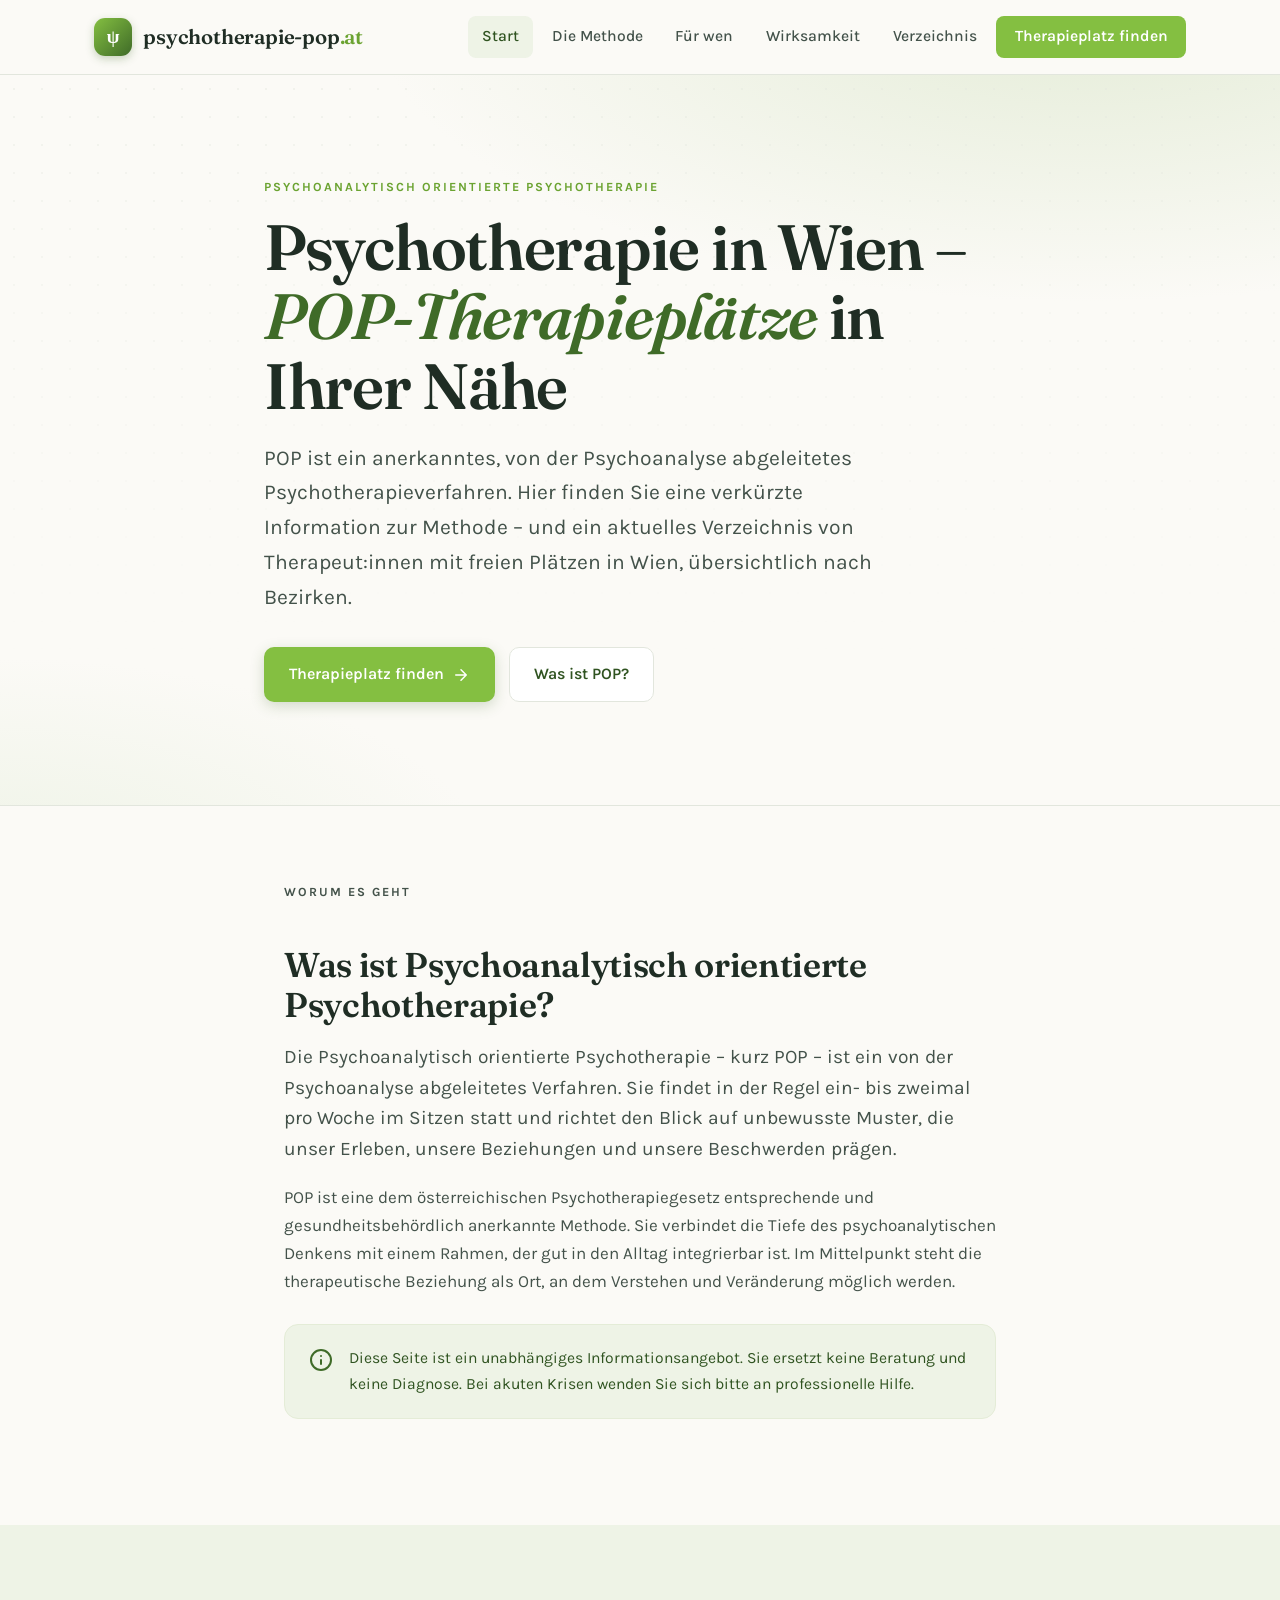
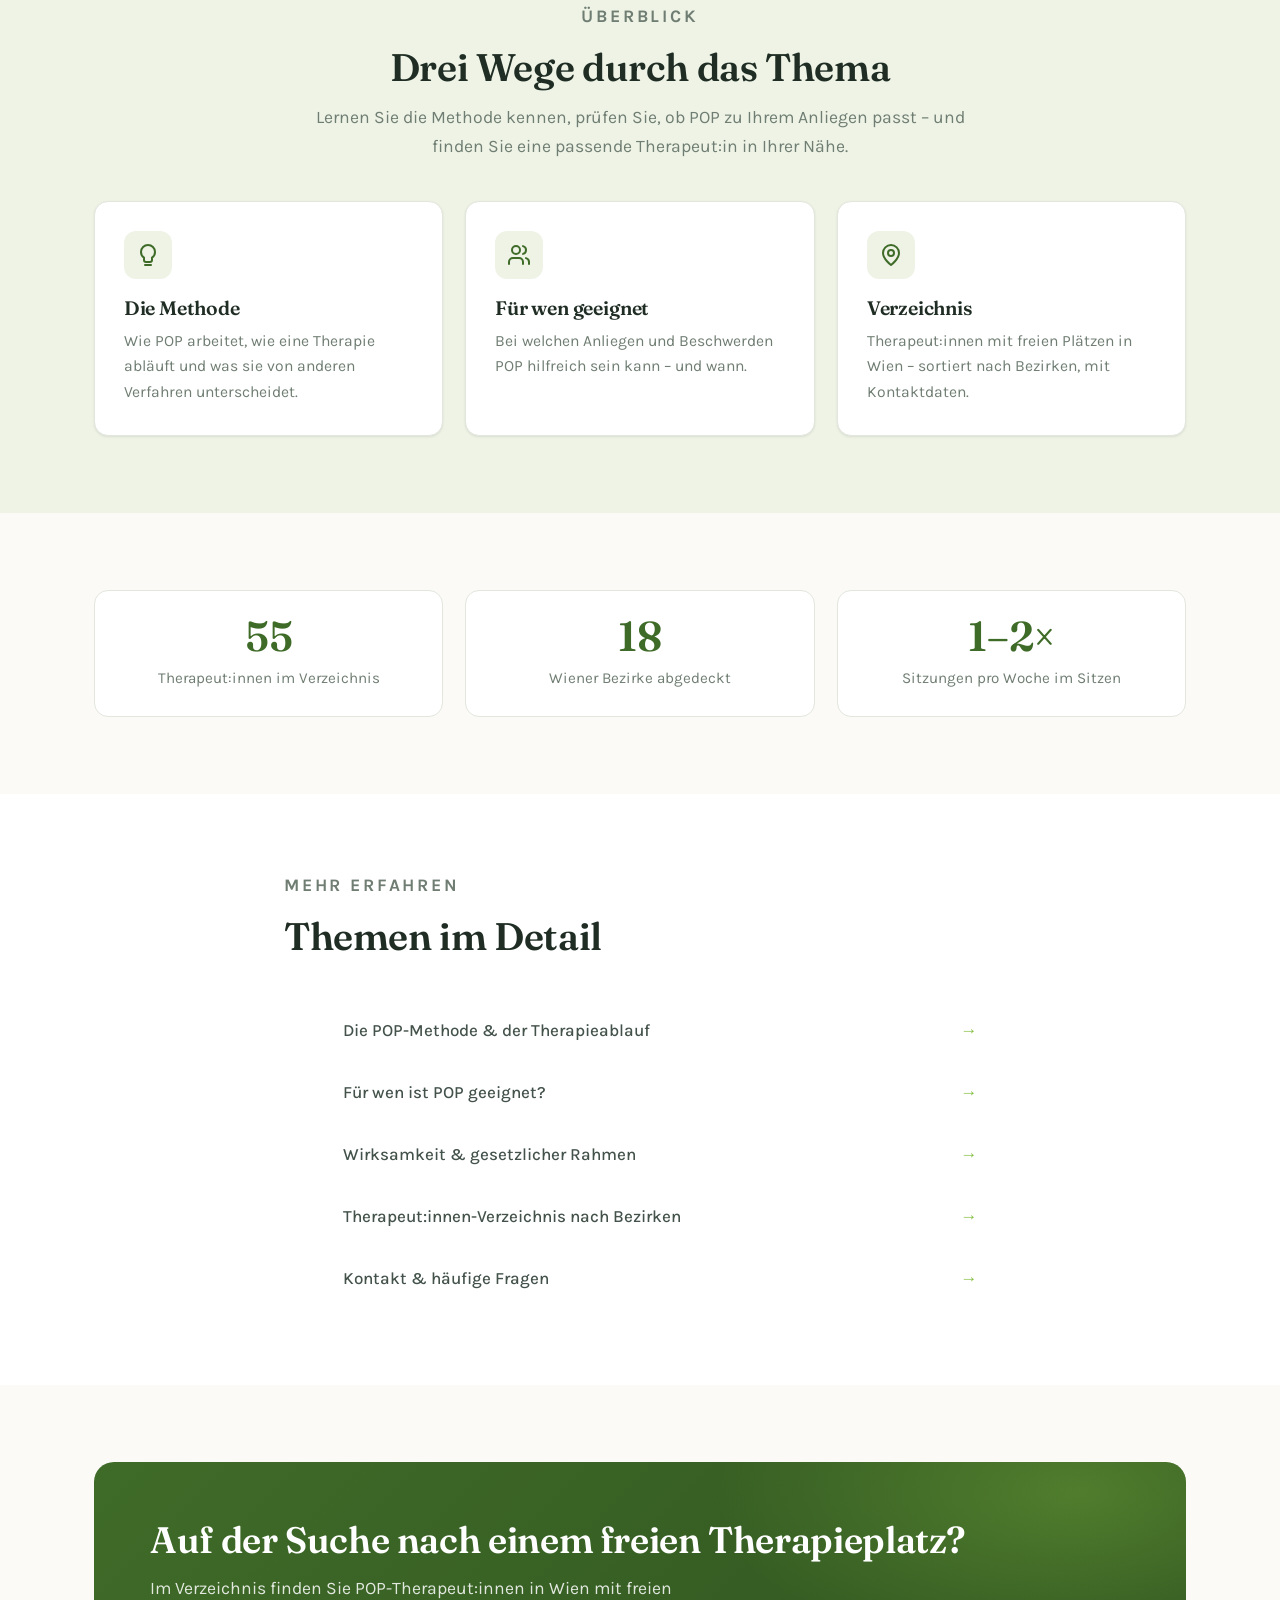
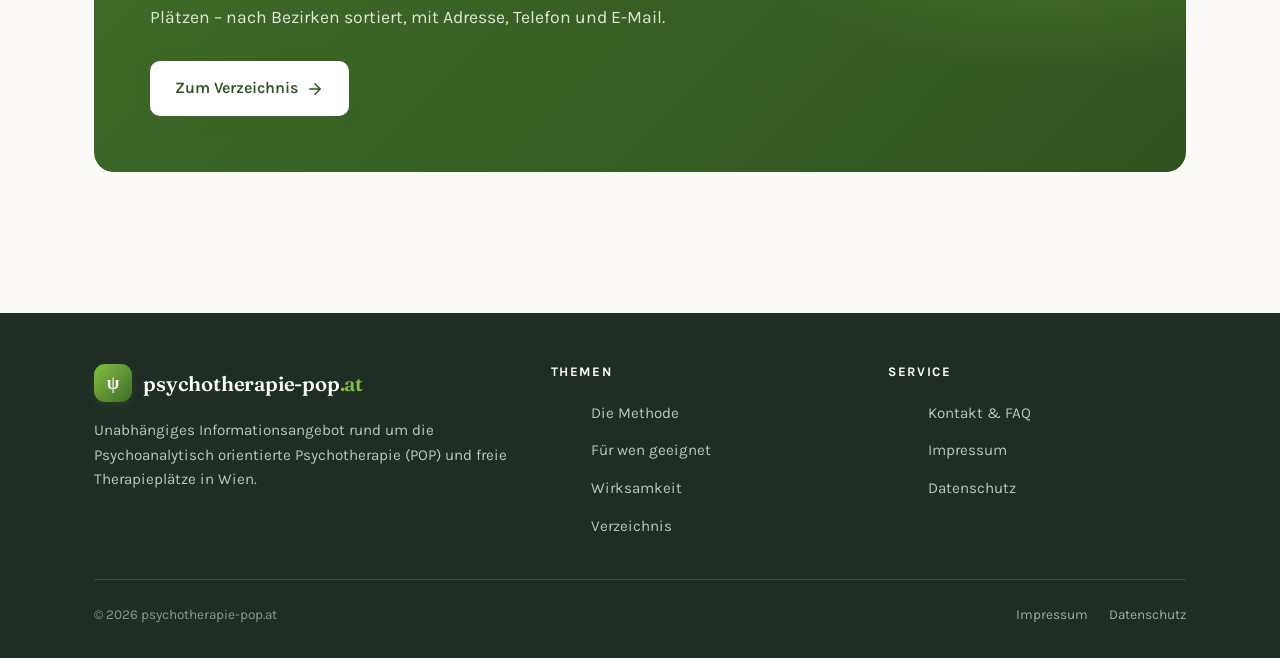
<file: index.html>
<!DOCTYPE html>
<html lang="de">
<head>
  <meta charset="UTF-8">
  <meta name="viewport" content="width=device-width, initial-scale=1.0">
  <title>Psychoanalytisch orientierte Psychotherapie (POP) in Wien | psychotherapie-pop.at</title>
  <meta name="description" content="POP – Psychoanalytisch orientierte Psychotherapie in Wien: Methode, Anwendung und ein aktuelles Verzeichnis von Therapeut:innen mit freien Therapieplätzen, sortiert nach Bezirken.">
  <link rel="canonical" href="https://psychotherapie-pop.at/">
  <meta property="og:type" content="website">
  <meta property="og:title" content="Psychoanalytisch orientierte Psychotherapie (POP) in Wien">
  <meta property="og:description" content="Verständliche Informationen zur POP-Methode und ein aktuelles Verzeichnis von Therapeut:innen mit freien Plätzen in Wien – nach Bezirken sortiert.">
  <meta property="og:url" content="https://psychotherapie-pop.at/">
  <meta property="og:locale" content="de_AT">
  <meta name="theme-color" content="#84bf41">
  <link rel="stylesheet" href="css/styles.css">
  <link rel="icon" href="data:image/svg+xml,<svg xmlns='http://www.w3.org/2000/svg' viewBox='0 0 100 100'><rect width='100' height='100' rx='24' fill='%2384bf41'/><text x='50' y='72' font-size='64' text-anchor='middle' fill='white' font-family='Georgia,serif'>%CF%88</text></svg>">
  <script type="application/ld+json">
  {
    "@context": "https://schema.org",
    "@type": "WebSite",
    "name": "psychotherapie-pop.at",
    "url": "https://psychotherapie-pop.at/",
    "description": "Informationen zur Psychoanalytisch orientierten Psychotherapie (POP) und Verzeichnis von Therapeut:innen mit freien Plätzen in Wien.",
    "inLanguage": "de-AT"
  }
  </script>
</head>
<body>
  <a class="skip-link" href="#inhalt">Zum Inhalt springen</a>

  <!-- HEADER -->
  <header class="site-header">
    <nav class="nav wrap" aria-label="Hauptnavigation">
      <a href="index.html" class="brand">
        <span class="mark" aria-hidden="true">ψ</span>
        <span>psychotherapie-pop<span class="tld">.at</span></span>
      </a>
      <button class="nav-toggle" aria-label="Menü öffnen" aria-expanded="false">
        <svg viewBox="0 0 24 24" fill="none" stroke="currentColor" stroke-width="2" stroke-linecap="round"><path d="M4 6h16M4 12h16M4 18h16"/></svg>
      </button>
      <ul class="nav-links">
        <li><a href="index.html" class="active">Start</a></li>
        <li><a href="pop-methode.html">Die Methode</a></li>
        <li><a href="fuer-wen.html">Für wen</a></li>
        <li><a href="wirksamkeit.html">Wirksamkeit</a></li>
        <li><a href="verzeichnis.html">Verzeichnis</a></li>
        <li><a href="verzeichnis.html" class="cta">Therapieplatz finden</a></li>
      </ul>
    </nav>
  </header>

  <main id="inhalt">
    <!-- HERO -->
    <section class="hero">
      <div class="wrap hero-inner">
        <p class="eyebrow reveal reveal-1">Psychoanalytisch orientierte Psychotherapie</p>
        <h1 class="reveal reveal-2">Psychotherapie in Wien –<br><span class="accent">POP-Therapieplätze</span> in Ihrer Nähe</h1>
        <p class="lead reveal reveal-3">
          POP ist ein anerkanntes, von der Psychoanalyse abgeleitetes Psychotherapieverfahren.
          Hier finden Sie eine verkürzte Information zur Methode – und ein aktuelles Verzeichnis
          von Therapeut:innen mit freien Plätzen in Wien, übersichtlich nach Bezirken.
        </p>
        <div class="hero-actions reveal reveal-4">
          <a href="verzeichnis.html" class="btn btn-primary">
            Therapieplatz finden
            <svg viewBox="0 0 24 24" fill="none" stroke="currentColor" stroke-width="2" stroke-linecap="round" stroke-linejoin="round"><path d="M5 12h14M12 5l7 7-7 7"/></svg>
          </a>
          <a href="pop-methode.html" class="btn btn-ghost">Was ist POP?</a>
        </div>
      </div>
    </section>

    <!-- EINLEITUNG -->
    <section class="section">
      <div class="wrap narrow prose">
        <p class="eyebrow">Worum es geht</p>
        <h2>Was ist Psychoanalytisch orientierte Psychotherapie?</h2>
        <p class="lead-text">
          Die Psychoanalytisch orientierte Psychotherapie – kurz POP – ist ein von der
          Psychoanalyse abgeleitetes Verfahren. Sie findet in der Regel ein- bis zweimal
          pro Woche im Sitzen statt und richtet den Blick auf unbewusste Muster, die unser
          Erleben, unsere Beziehungen und unsere Beschwerden prägen.
        </p>
        <p>
          POP ist eine dem österreichischen Psychotherapiegesetz entsprechende und
          gesundheitsbehördlich anerkannte Methode. Sie verbindet die Tiefe des
          psychoanalytischen Denkens mit einem Rahmen, der gut in den Alltag integrierbar ist.
          Im Mittelpunkt steht die therapeutische Beziehung als Ort, an dem Verstehen und
          Veränderung möglich werden.
        </p>
        <div class="callout callout-green">
          <span class="ic" aria-hidden="true">
            <svg viewBox="0 0 24 24" fill="none" stroke="currentColor" stroke-width="2" stroke-linecap="round" stroke-linejoin="round"><circle cx="12" cy="12" r="10"/><path d="M12 16v-4M12 8h.01"/></svg>
          </span>
          <p>Diese Seite ist ein unabhängiges Informationsangebot. Sie ersetzt keine Beratung
          und keine Diagnose. Bei akuten Krisen wenden Sie sich bitte an professionelle Hilfe.</p>
        </div>
      </div>
    </section>

    <!-- DREI SÄULEN -->
    <section class="section bg-sage">
      <div class="wrap">
        <div class="section-head center">
          <p class="eyebrow">Überblick</p>
          <h2>Drei Wege durch das Thema</h2>
          <p>Lernen Sie die Methode kennen, prüfen Sie, ob POP zu Ihrem Anliegen passt –
          und finden Sie eine passende Therapeut:in in Ihrer Nähe.</p>
        </div>
        <div class="grid grid-3">
          <a href="pop-methode.html" class="card">
            <div class="ic" aria-hidden="true">
              <svg viewBox="0 0 24 24" fill="none" stroke="currentColor" stroke-width="2" stroke-linecap="round" stroke-linejoin="round"><path d="M12 2a7 7 0 0 0-7 7c0 2.4 1.2 4.5 3 5.7V17a2 2 0 0 0 2 2h4a2 2 0 0 0 2-2v-2.3c1.8-1.2 3-3.3 3-5.7a7 7 0 0 0-7-7Z"/><path d="M9 22h6"/></svg>
            </div>
            <h3>Die Methode</h3>
            <p>Wie POP arbeitet, wie eine Therapie abläuft und was sie von anderen Verfahren unterscheidet.</p>
          </a>
          <a href="fuer-wen.html" class="card">
            <div class="ic" aria-hidden="true">
              <svg viewBox="0 0 24 24" fill="none" stroke="currentColor" stroke-width="2" stroke-linecap="round" stroke-linejoin="round"><path d="M16 21v-2a4 4 0 0 0-4-4H6a4 4 0 0 0-4 4v2"/><circle cx="9" cy="7" r="4"/><path d="M22 21v-2a4 4 0 0 0-3-3.87M16 3.13a4 4 0 0 1 0 7.75"/></svg>
            </div>
            <h3>Für wen geeignet</h3>
            <p>Bei welchen Anliegen und Beschwerden POP hilfreich sein kann – und wann.</p>
          </a>
          <a href="verzeichnis.html" class="card">
            <div class="ic" aria-hidden="true">
              <svg viewBox="0 0 24 24" fill="none" stroke="currentColor" stroke-width="2" stroke-linecap="round" stroke-linejoin="round"><path d="M20 10c0 6-8 12-8 12s-8-6-8-12a8 8 0 0 1 16 0Z"/><circle cx="12" cy="10" r="3"/></svg>
            </div>
            <h3>Verzeichnis</h3>
            <p>Therapeut:innen mit freien Plätzen in Wien – sortiert nach Bezirken, mit Kontaktdaten.</p>
          </a>
        </div>
      </div>
    </section>

    <!-- STATS -->
    <section class="section">
      <div class="wrap">
        <div class="stats">
          <div class="stat">
            <div class="num" data-build="count">55</div>
            <div class="lbl">Therapeut:innen im Verzeichnis</div>
          </div>
          <div class="stat">
            <div class="num" data-build="bezirke">18</div>
            <div class="lbl">Wiener Bezirke abgedeckt</div>
          </div>
          <div class="stat">
            <div class="num">1–2×</div>
            <div class="lbl">Sitzungen pro Woche im Sitzen</div>
          </div>
        </div>
      </div>
    </section>

    <!-- THEMEN-LINKLISTE (psy-akademie-Stil) -->
    <section class="section bg-paper2">
      <div class="wrap narrow">
        <div class="section-head">
          <p class="eyebrow">Mehr erfahren</p>
          <h2>Themen im Detail</h2>
        </div>
        <ul class="linklist">
          <li><a href="pop-methode.html">Die POP-Methode &amp; der Therapieablauf</a></li>
          <li><a href="fuer-wen.html">Für wen ist POP geeignet?</a></li>
          <li><a href="wirksamkeit.html">Wirksamkeit &amp; gesetzlicher Rahmen</a></li>
          <li><a href="verzeichnis.html">Therapeut:innen-Verzeichnis nach Bezirken</a></li>
          <li><a href="kontakt.html">Kontakt &amp; häufige Fragen</a></li>
        </ul>
      </div>
    </section>

    <!-- CTA -->
    <section class="section">
      <div class="wrap">
        <div class="cta-band">
          <h2>Auf der Suche nach einem freien Therapieplatz?</h2>
          <p>Im Verzeichnis finden Sie POP-Therapeut:innen in Wien mit freien Plätzen –
          nach Bezirken sortiert, mit Adresse, Telefon und E-Mail.</p>
          <a href="verzeichnis.html" class="btn btn-primary">
            Zum Verzeichnis
            <svg viewBox="0 0 24 24" fill="none" stroke="currentColor" stroke-width="2" stroke-linecap="round" stroke-linejoin="round"><path d="M5 12h14M12 5l7 7-7 7"/></svg>
          </a>
        </div>
      </div>
    </section>
  </main>

  <!-- FOOTER -->
  <footer class="site-footer">
    <div class="wrap">
      <div class="footer-grid">
        <div>
          <div class="brand"><span class="mark" aria-hidden="true">ψ</span>
            <span>psychotherapie-pop<span class="tld">.at</span></span></div>
          <p>Unabhängiges Informationsangebot rund um die Psychoanalytisch orientierte
          Psychotherapie (POP) und freie Therapieplätze in Wien.</p>
        </div>
        <div>
          <h4>Themen</h4>
          <ul>
            <li><a href="pop-methode.html">Die Methode</a></li>
            <li><a href="fuer-wen.html">Für wen geeignet</a></li>
            <li><a href="wirksamkeit.html">Wirksamkeit</a></li>
            <li><a href="verzeichnis.html">Verzeichnis</a></li>
          </ul>
        </div>
        <div>
          <h4>Service</h4>
          <ul>
            <li><a href="kontakt.html">Kontakt &amp; FAQ</a></li>
            <li><a href="impressum.html">Impressum</a></li>
            <li><a href="datenschutz.html">Datenschutz</a></li>
          </ul>
        </div>
      </div>
      <div class="footer-bottom">
        <span>© <span data-year>2026</span> psychotherapie-pop.at</span>
        <span class="links">
          <a href="impressum.html">Impressum</a>
          <a href="datenschutz.html">Datenschutz</a>
        </span>
      </div>
    </div>
  </footer>

  <script src="js/main.js"></script>
</body>
</html>
</file>
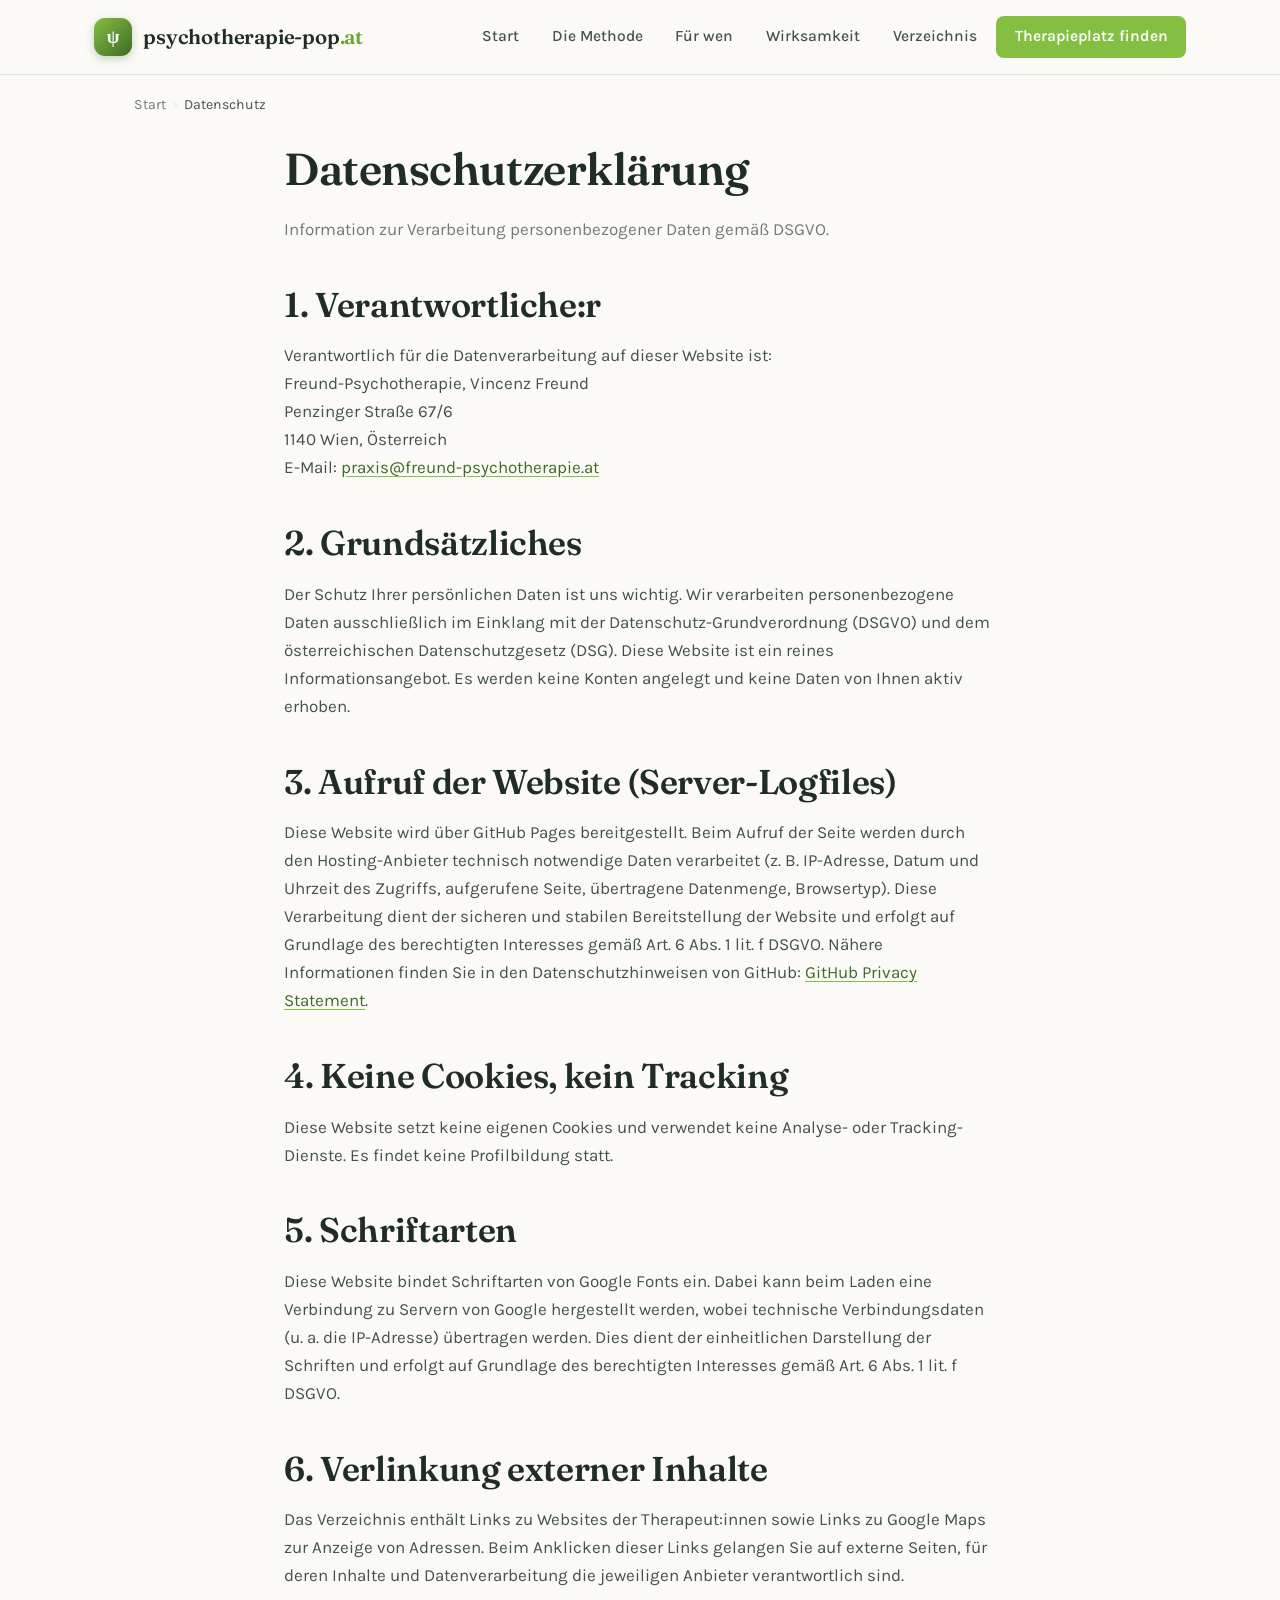
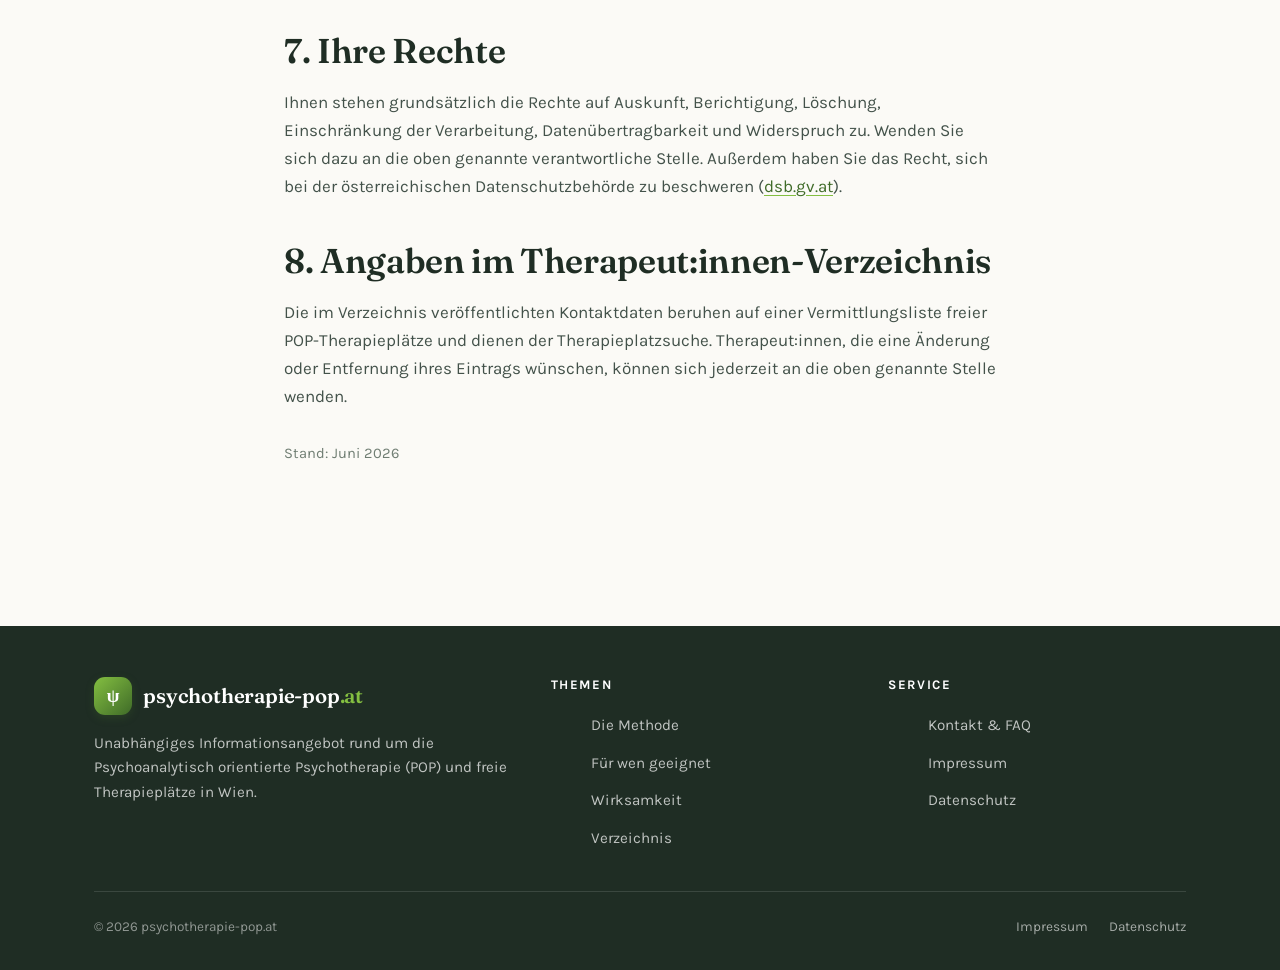
<file: datenschutz.html>
<!DOCTYPE html>
<html lang="de">
<head>
  <meta charset="UTF-8">
  <meta name="viewport" content="width=device-width, initial-scale=1.0">
  <title>Datenschutzerklärung | psychotherapie-pop.at</title>
  <meta name="description" content="Datenschutzerklärung gemäß DSGVO für psychotherapie-pop.at – Informationen zur Verarbeitung personenbezogener Daten.">
  <meta name="robots" content="noindex">
  <link rel="canonical" href="https://psychotherapie-pop.at/datenschutz.html">
  <meta name="theme-color" content="#84bf41">
  <link rel="stylesheet" href="css/styles.css">
  <link rel="icon" href="data:image/svg+xml,<svg xmlns='http://www.w3.org/2000/svg' viewBox='0 0 100 100'><rect width='100' height='100' rx='24' fill='%2384bf41'/><text x='50' y='72' font-size='64' text-anchor='middle' fill='white' font-family='Georgia,serif'>%CF%88</text></svg>">
</head>
<body>
  <a class="skip-link" href="#inhalt">Zum Inhalt springen</a>

  <header class="site-header">
    <nav class="nav wrap" aria-label="Hauptnavigation">
      <a href="index.html" class="brand">
        <span class="mark" aria-hidden="true">ψ</span>
        <span>psychotherapie-pop<span class="tld">.at</span></span>
      </a>
      <button class="nav-toggle" aria-label="Menü öffnen" aria-expanded="false">
        <svg viewBox="0 0 24 24" fill="none" stroke="currentColor" stroke-width="2" stroke-linecap="round"><path d="M4 6h16M4 12h16M4 18h16"/></svg>
      </button>
      <ul class="nav-links">
        <li><a href="index.html">Start</a></li>
        <li><a href="pop-methode.html">Die Methode</a></li>
        <li><a href="fuer-wen.html">Für wen</a></li>
        <li><a href="wirksamkeit.html">Wirksamkeit</a></li>
        <li><a href="verzeichnis.html">Verzeichnis</a></li>
        <li><a href="verzeichnis.html" class="cta">Therapieplatz finden</a></li>
      </ul>
    </nav>
  </header>

  <main id="inhalt">
    <div class="wrap">
      <nav class="breadcrumb" aria-label="Brotkrümel">
        <ol>
          <li><a href="index.html">Start</a></li>
          <li aria-current="page">Datenschutz</li>
        </ol>
      </nav>
    </div>

    <section class="section" style="padding-top:1.5rem">
      <div class="wrap narrow prose">
        <h1 style="font-size:clamp(2rem,4.5vw,2.8rem);margin-bottom:1.2rem">Datenschutzerklärung</h1>

        <p style="color:var(--muted)">Information zur Verarbeitung personenbezogener Daten gemäß DSGVO.</p>

        <h2>1. Verantwortliche:r</h2>
        <p>
          Verantwortlich für die Datenverarbeitung auf dieser Website ist:<br>
          Freund-Psychotherapie, Vincenz Freund<br>
          Penzinger Straße 67/6<br>
          1140 Wien, Österreich<br>
          E-Mail: <a href="mailto:praxis@freund-psychotherapie.at">praxis@freund-psychotherapie.at</a>
        </p>

        <h2>2. Grundsätzliches</h2>
        <p>
          Der Schutz Ihrer persönlichen Daten ist uns wichtig. Wir verarbeiten
          personenbezogene Daten ausschließlich im Einklang mit der Datenschutz-Grundverordnung
          (DSGVO) und dem österreichischen Datenschutzgesetz (DSG). Diese Website ist ein
          reines Informationsangebot. Es werden keine Konten angelegt und keine Daten von
          Ihnen aktiv erhoben.
        </p>

        <h2>3. Aufruf der Website (Server-Logfiles)</h2>
        <p>
          Diese Website wird über GitHub Pages bereitgestellt. Beim Aufruf der Seite werden
          durch den Hosting-Anbieter technisch notwendige Daten verarbeitet (z. B.
          IP-Adresse, Datum und Uhrzeit des Zugriffs, aufgerufene Seite, übertragene
          Datenmenge, Browsertyp). Diese Verarbeitung dient der sicheren und stabilen
          Bereitstellung der Website und erfolgt auf Grundlage des berechtigten Interesses
          gemäß Art. 6 Abs. 1 lit. f DSGVO. Nähere Informationen finden Sie in den
          Datenschutzhinweisen von GitHub:
          <a href="https://docs.github.com/de/site-policy/privacy-policies/github-general-privacy-statement" target="_blank" rel="noopener">GitHub Privacy Statement</a>.
        </p>

        <h2>4. Keine Cookies, kein Tracking</h2>
        <p>
          Diese Website setzt keine eigenen Cookies und verwendet keine Analyse- oder
          Tracking-Dienste. Es findet keine Profilbildung statt.
        </p>

        <h2>5. Schriftarten</h2>
        <p>
          Diese Website bindet Schriftarten von Google Fonts ein. Dabei kann beim Laden eine
          Verbindung zu Servern von Google hergestellt werden, wobei technische Verbindungsdaten
          (u. a. die IP-Adresse) übertragen werden. Dies dient der einheitlichen Darstellung der
          Schriften und erfolgt auf Grundlage des berechtigten Interesses gemäß
          Art. 6 Abs. 1 lit. f DSGVO.
        </p>

        <h2>6. Verlinkung externer Inhalte</h2>
        <p>
          Das Verzeichnis enthält Links zu Websites der Therapeut:innen sowie Links zu
          Google Maps zur Anzeige von Adressen. Beim Anklicken dieser Links gelangen Sie auf
          externe Seiten, für deren Inhalte und Datenverarbeitung die jeweiligen Anbieter
          verantwortlich sind.
        </p>

        <h2>7. Ihre Rechte</h2>
        <p>
          Ihnen stehen grundsätzlich die Rechte auf Auskunft, Berichtigung, Löschung,
          Einschränkung der Verarbeitung, Datenübertragbarkeit und Widerspruch zu. Wenden Sie sich
          dazu an die oben genannte verantwortliche Stelle. Außerdem haben Sie das Recht, sich
          bei der österreichischen Datenschutzbehörde zu beschweren
          (<a href="https://www.dsb.gv.at" target="_blank" rel="noopener">dsb.gv.at</a>).
        </p>

        <h2>8. Angaben im Therapeut:innen-Verzeichnis</h2>
        <p>
          Die im Verzeichnis veröffentlichten Kontaktdaten beruhen auf einer Vermittlungsliste
          freier POP-Therapieplätze und dienen der Therapieplatzsuche. Therapeut:innen, die
          eine Änderung oder Entfernung ihres Eintrags wünschen, können sich jederzeit an die
          oben genannte Stelle wenden.
        </p>

        <p style="margin-top:2rem;color:var(--muted);font-size:.92rem">Stand: Juni 2026</p>
      </div>
    </section>
  </main>

  <footer class="site-footer">
    <div class="wrap">
      <div class="footer-grid">
        <div>
          <div class="brand"><span class="mark" aria-hidden="true">ψ</span>
            <span>psychotherapie-pop<span class="tld">.at</span></span></div>
          <p>Unabhängiges Informationsangebot rund um die Psychoanalytisch orientierte
          Psychotherapie (POP) und freie Therapieplätze in Wien.</p>
        </div>
        <div>
          <h4>Themen</h4>
          <ul>
            <li><a href="pop-methode.html">Die Methode</a></li>
            <li><a href="fuer-wen.html">Für wen geeignet</a></li>
            <li><a href="wirksamkeit.html">Wirksamkeit</a></li>
            <li><a href="verzeichnis.html">Verzeichnis</a></li>
          </ul>
        </div>
        <div>
          <h4>Service</h4>
          <ul>
            <li><a href="kontakt.html">Kontakt &amp; FAQ</a></li>
            <li><a href="impressum.html">Impressum</a></li>
            <li><a href="datenschutz.html">Datenschutz</a></li>
          </ul>
        </div>
      </div>
      <div class="footer-bottom">
        <span>© <span data-year>2026</span> psychotherapie-pop.at</span>
        <span class="links">
          <a href="impressum.html">Impressum</a>
          <a href="datenschutz.html">Datenschutz</a>
        </span>
      </div>
    </div>
  </footer>

  <script src="js/main.js"></script>
</body>
</html>
</file>
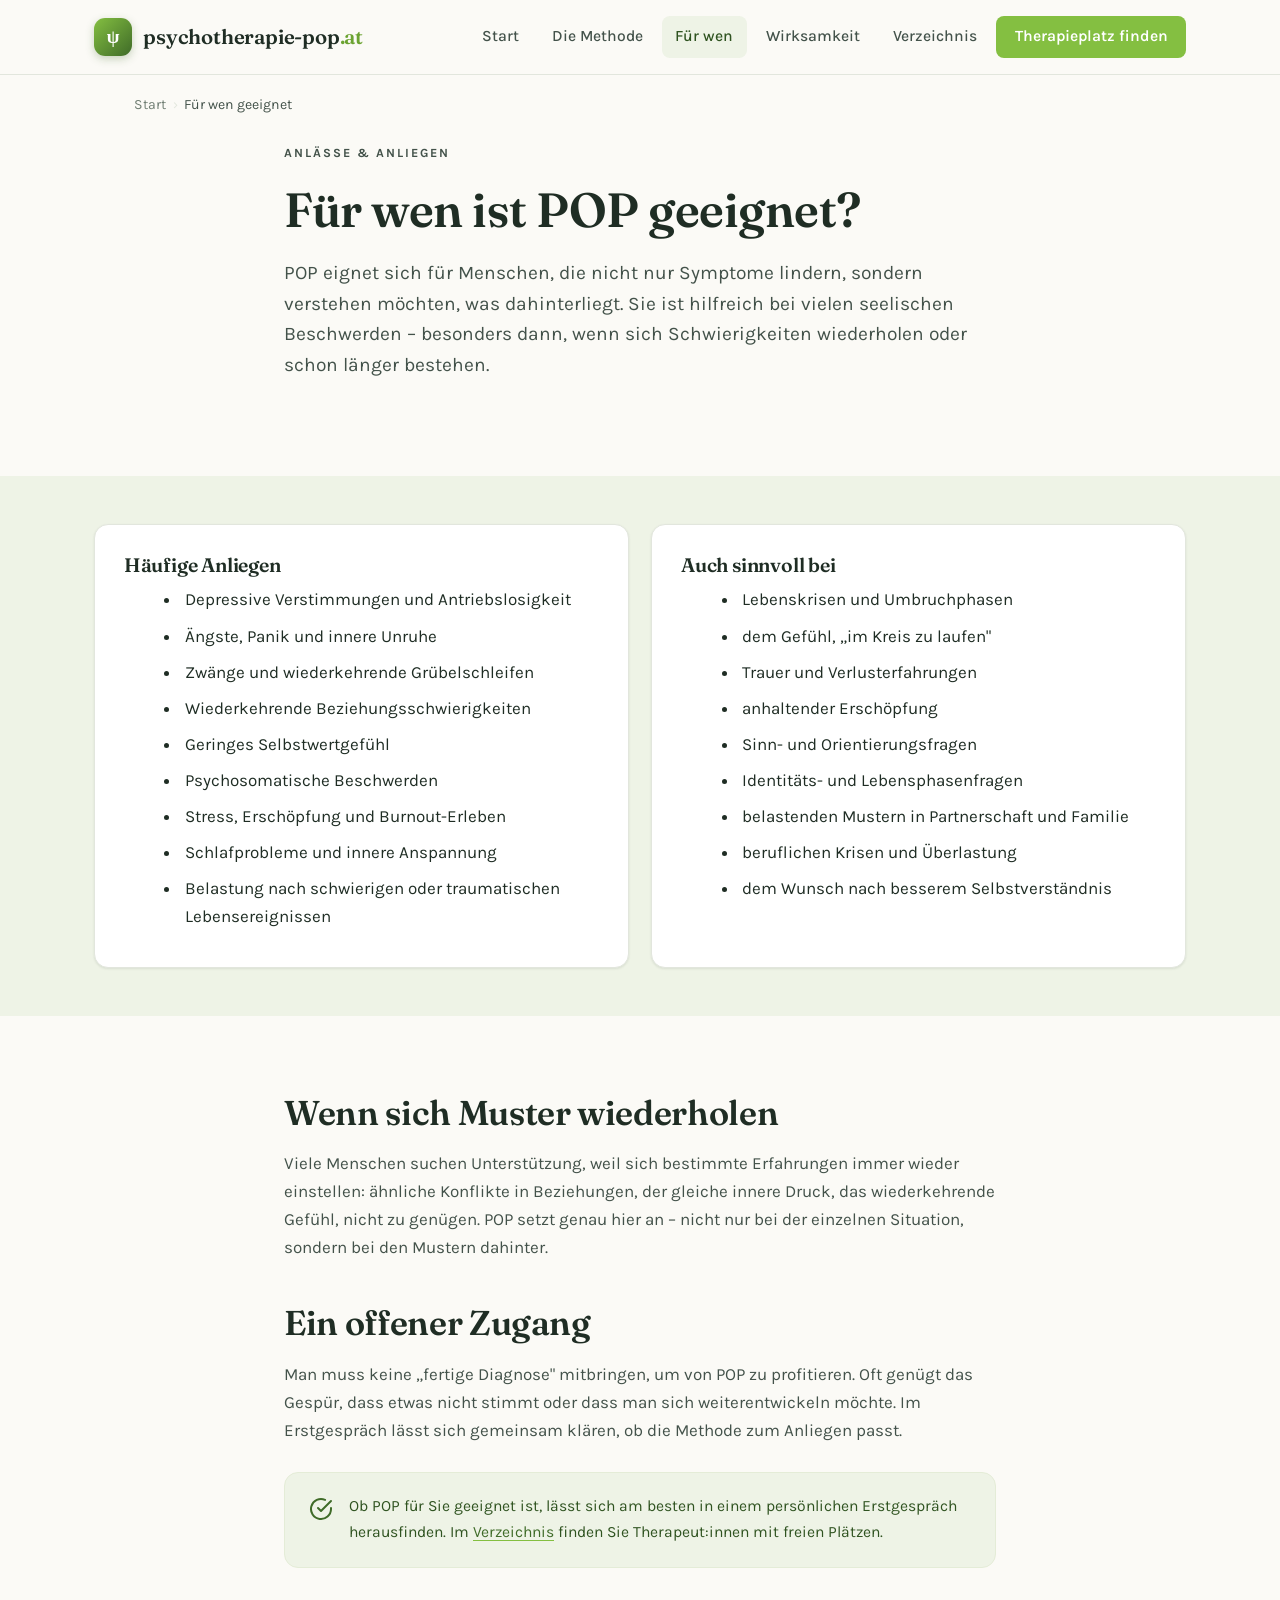
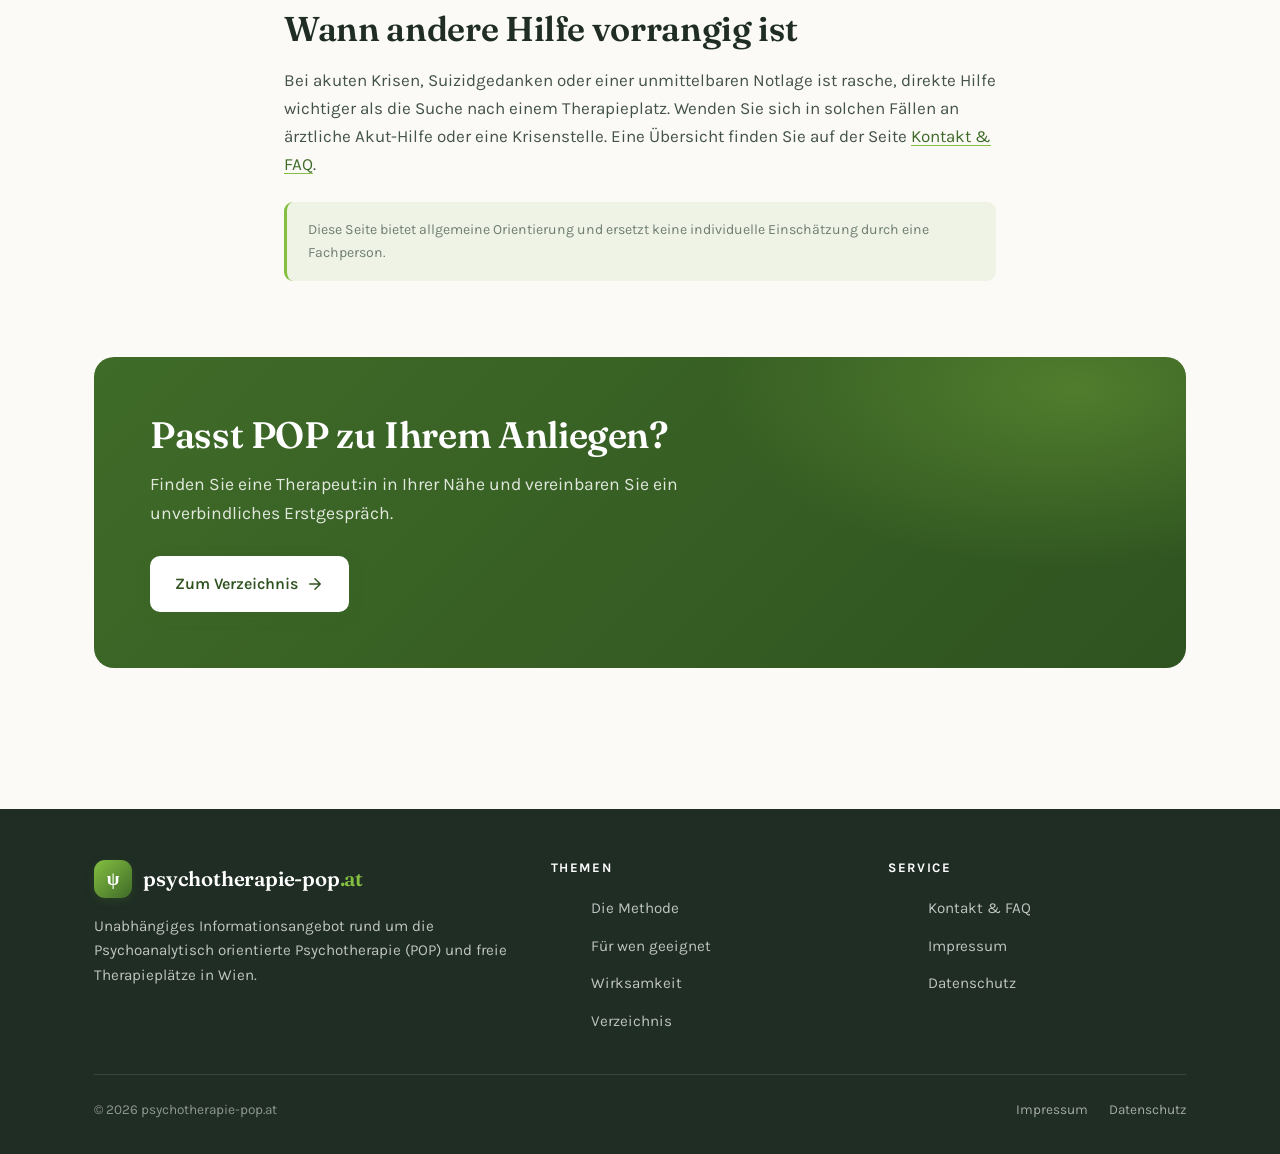
<file: fuer-wen.html>
<!DOCTYPE html>
<html lang="de">
<head>
  <meta charset="UTF-8">
  <meta name="viewport" content="width=device-width, initial-scale=1.0">
  <title>Für wen ist POP geeignet? | psychotherapie-pop.at</title>
  <meta name="description" content="Bei welchen Anliegen die Psychoanalytisch orientierte Psychotherapie (POP) hilfreich sein kann – von Ängsten und Depression über Beziehungsthemen bis zu Lebenskrisen und Sinnfragen.">
  <link rel="canonical" href="https://psychotherapie-pop.at/fuer-wen.html">
  <meta property="og:type" content="article">
  <meta property="og:title" content="Für wen ist POP geeignet?">
  <meta property="og:description" content="Anlässe und Beschwerden, bei denen Psychoanalytisch orientierte Psychotherapie unterstützen kann.">
  <meta property="og:url" content="https://psychotherapie-pop.at/fuer-wen.html">
  <meta property="og:locale" content="de_AT">
  <meta name="theme-color" content="#84bf41">
  <link rel="stylesheet" href="css/styles.css">
  <link rel="icon" href="data:image/svg+xml,<svg xmlns='http://www.w3.org/2000/svg' viewBox='0 0 100 100'><rect width='100' height='100' rx='24' fill='%2384bf41'/><text x='50' y='72' font-size='64' text-anchor='middle' fill='white' font-family='Georgia,serif'>%CF%88</text></svg>">
</head>
<body>
  <a class="skip-link" href="#inhalt">Zum Inhalt springen</a>

  <header class="site-header">
    <nav class="nav wrap" aria-label="Hauptnavigation">
      <a href="index.html" class="brand">
        <span class="mark" aria-hidden="true">ψ</span>
        <span>psychotherapie-pop<span class="tld">.at</span></span>
      </a>
      <button class="nav-toggle" aria-label="Menü öffnen" aria-expanded="false">
        <svg viewBox="0 0 24 24" fill="none" stroke="currentColor" stroke-width="2" stroke-linecap="round"><path d="M4 6h16M4 12h16M4 18h16"/></svg>
      </button>
      <ul class="nav-links">
        <li><a href="index.html">Start</a></li>
        <li><a href="pop-methode.html">Die Methode</a></li>
        <li><a href="fuer-wen.html" class="active">Für wen</a></li>
        <li><a href="wirksamkeit.html">Wirksamkeit</a></li>
        <li><a href="verzeichnis.html">Verzeichnis</a></li>
        <li><a href="verzeichnis.html" class="cta">Therapieplatz finden</a></li>
      </ul>
    </nav>
  </header>

  <main id="inhalt">
    <div class="wrap">
      <nav class="breadcrumb" aria-label="Brotkrümel">
        <ol>
          <li><a href="index.html">Start</a></li>
          <li aria-current="page">Für wen geeignet</li>
        </ol>
      </nav>
    </div>

    <section class="section" style="padding-top:1.5rem">
      <div class="wrap narrow prose">
        <p class="eyebrow">Anlässe &amp; Anliegen</p>
        <h1 style="font-size:clamp(2rem,4.5vw,3rem);margin-bottom:1.2rem">Für wen ist POP geeignet?</h1>
        <p class="lead-text">
          POP eignet sich für Menschen, die nicht nur Symptome lindern, sondern verstehen
          möchten, was dahinterliegt. Sie ist hilfreich bei vielen seelischen Beschwerden –
          besonders dann, wenn sich Schwierigkeiten wiederholen oder schon länger bestehen.
        </p>
      </div>
    </section>

    <section class="section bg-sage" style="padding-block:3rem">
      <div class="wrap">
        <div class="grid grid-2">
          <div class="card">
            <h3>Häufige Anliegen</h3>
            <ul class="prose" style="margin:0 0 0 1.1rem">
              <li>Depressive Verstimmungen und Antriebslosigkeit</li>
              <li>Ängste, Panik und innere Unruhe</li>
              <li>Zwänge und wiederkehrende Grübelschleifen</li>
              <li>Wiederkehrende Beziehungsschwierigkeiten</li>
              <li>Geringes Selbstwertgefühl</li>
              <li>Psychosomatische Beschwerden</li>
              <li>Stress, Erschöpfung und Burnout-Erleben</li>
              <li>Schlafprobleme und innere Anspannung</li>
              <li>Belastung nach schwierigen oder traumatischen Lebensereignissen</li>
            </ul>
          </div>
          <div class="card">
            <h3>Auch sinnvoll bei</h3>
            <ul class="prose" style="margin:0 0 0 1.1rem">
              <li>Lebenskrisen und Umbruchphasen</li>
              <li>dem Gefühl, „im Kreis zu laufen"</li>
              <li>Trauer und Verlusterfahrungen</li>
              <li>anhaltender Erschöpfung</li>
              <li>Sinn- und Orientierungsfragen</li>
              <li>Identitäts- und Lebensphasenfragen</li>
              <li>belastenden Mustern in Partnerschaft und Familie</li>
              <li>beruflichen Krisen und Überlastung</li>
              <li>dem Wunsch nach besserem Selbstverständnis</li>
            </ul>
          </div>
        </div>
      </div>
    </section>

    <section class="section">
      <div class="wrap narrow prose">
        <h2>Wenn sich Muster wiederholen</h2>
        <p>
          Viele Menschen suchen Unterstützung, weil sich bestimmte Erfahrungen immer wieder
          einstellen: ähnliche Konflikte in Beziehungen, der gleiche innere Druck, das
          wiederkehrende Gefühl, nicht zu genügen. POP setzt genau hier an – nicht nur bei
          der einzelnen Situation, sondern bei den Mustern dahinter.
        </p>

        <h2>Ein offener Zugang</h2>
        <p>
          Man muss keine „fertige Diagnose" mitbringen, um von POP zu profitieren. Oft genügt
          das Gespür, dass etwas nicht stimmt oder dass man sich weiterentwickeln möchte. Im
          Erstgespräch lässt sich gemeinsam klären, ob die Methode zum Anliegen passt.
        </p>

        <div class="callout callout-green">
          <span class="ic" aria-hidden="true">
            <svg viewBox="0 0 24 24" fill="none" stroke="currentColor" stroke-width="2" stroke-linecap="round" stroke-linejoin="round"><path d="M22 11.08V12a10 10 0 1 1-5.93-9.14"/><path d="m9 11 3 3L22 4"/></svg>
          </span>
          <p>Ob POP für Sie geeignet ist, lässt sich am besten in einem persönlichen
          Erstgespräch herausfinden. Im <a href="verzeichnis.html">Verzeichnis</a> finden Sie
          Therapeut:innen mit freien Plätzen.</p>
        </div>

        <h2>Wann andere Hilfe vorrangig ist</h2>
        <p>
          Bei akuten Krisen, Suizidgedanken oder einer unmittelbaren Notlage ist rasche,
          direkte Hilfe wichtiger als die Suche nach einem Therapieplatz. Wenden Sie sich in
          solchen Fällen an ärztliche Akut-Hilfe oder eine Krisenstelle. Eine Übersicht
          finden Sie auf der Seite <a href="kontakt.html">Kontakt &amp; FAQ</a>.
        </p>

        <div class="disclaimer">
          Diese Seite bietet allgemeine Orientierung und ersetzt keine individuelle
          Einschätzung durch eine Fachperson.
        </div>
      </div>
    </section>

    <section class="section" style="padding-top:0">
      <div class="wrap">
        <div class="cta-band">
          <h2>Passt POP zu Ihrem Anliegen?</h2>
          <p>Finden Sie eine Therapeut:in in Ihrer Nähe und vereinbaren Sie ein
          unverbindliches Erstgespräch.</p>
          <a href="verzeichnis.html" class="btn btn-primary">
            Zum Verzeichnis
            <svg viewBox="0 0 24 24" fill="none" stroke="currentColor" stroke-width="2" stroke-linecap="round" stroke-linejoin="round"><path d="M5 12h14M12 5l7 7-7 7"/></svg>
          </a>
        </div>
      </div>
    </section>
  </main>

  <footer class="site-footer">
    <div class="wrap">
      <div class="footer-grid">
        <div>
          <div class="brand"><span class="mark" aria-hidden="true">ψ</span>
            <span>psychotherapie-pop<span class="tld">.at</span></span></div>
          <p>Unabhängiges Informationsangebot rund um die Psychoanalytisch orientierte
          Psychotherapie (POP) und freie Therapieplätze in Wien.</p>
        </div>
        <div>
          <h4>Themen</h4>
          <ul>
            <li><a href="pop-methode.html">Die Methode</a></li>
            <li><a href="fuer-wen.html">Für wen geeignet</a></li>
            <li><a href="wirksamkeit.html">Wirksamkeit</a></li>
            <li><a href="verzeichnis.html">Verzeichnis</a></li>
          </ul>
        </div>
        <div>
          <h4>Service</h4>
          <ul>
            <li><a href="kontakt.html">Kontakt &amp; FAQ</a></li>
            <li><a href="impressum.html">Impressum</a></li>
            <li><a href="datenschutz.html">Datenschutz</a></li>
          </ul>
        </div>
      </div>
      <div class="footer-bottom">
        <span>© <span data-year>2026</span> psychotherapie-pop.at</span>
        <span class="links">
          <a href="impressum.html">Impressum</a>
          <a href="datenschutz.html">Datenschutz</a>
        </span>
      </div>
    </div>
  </footer>

  <script src="js/main.js"></script>
</body>
</html>
</file>
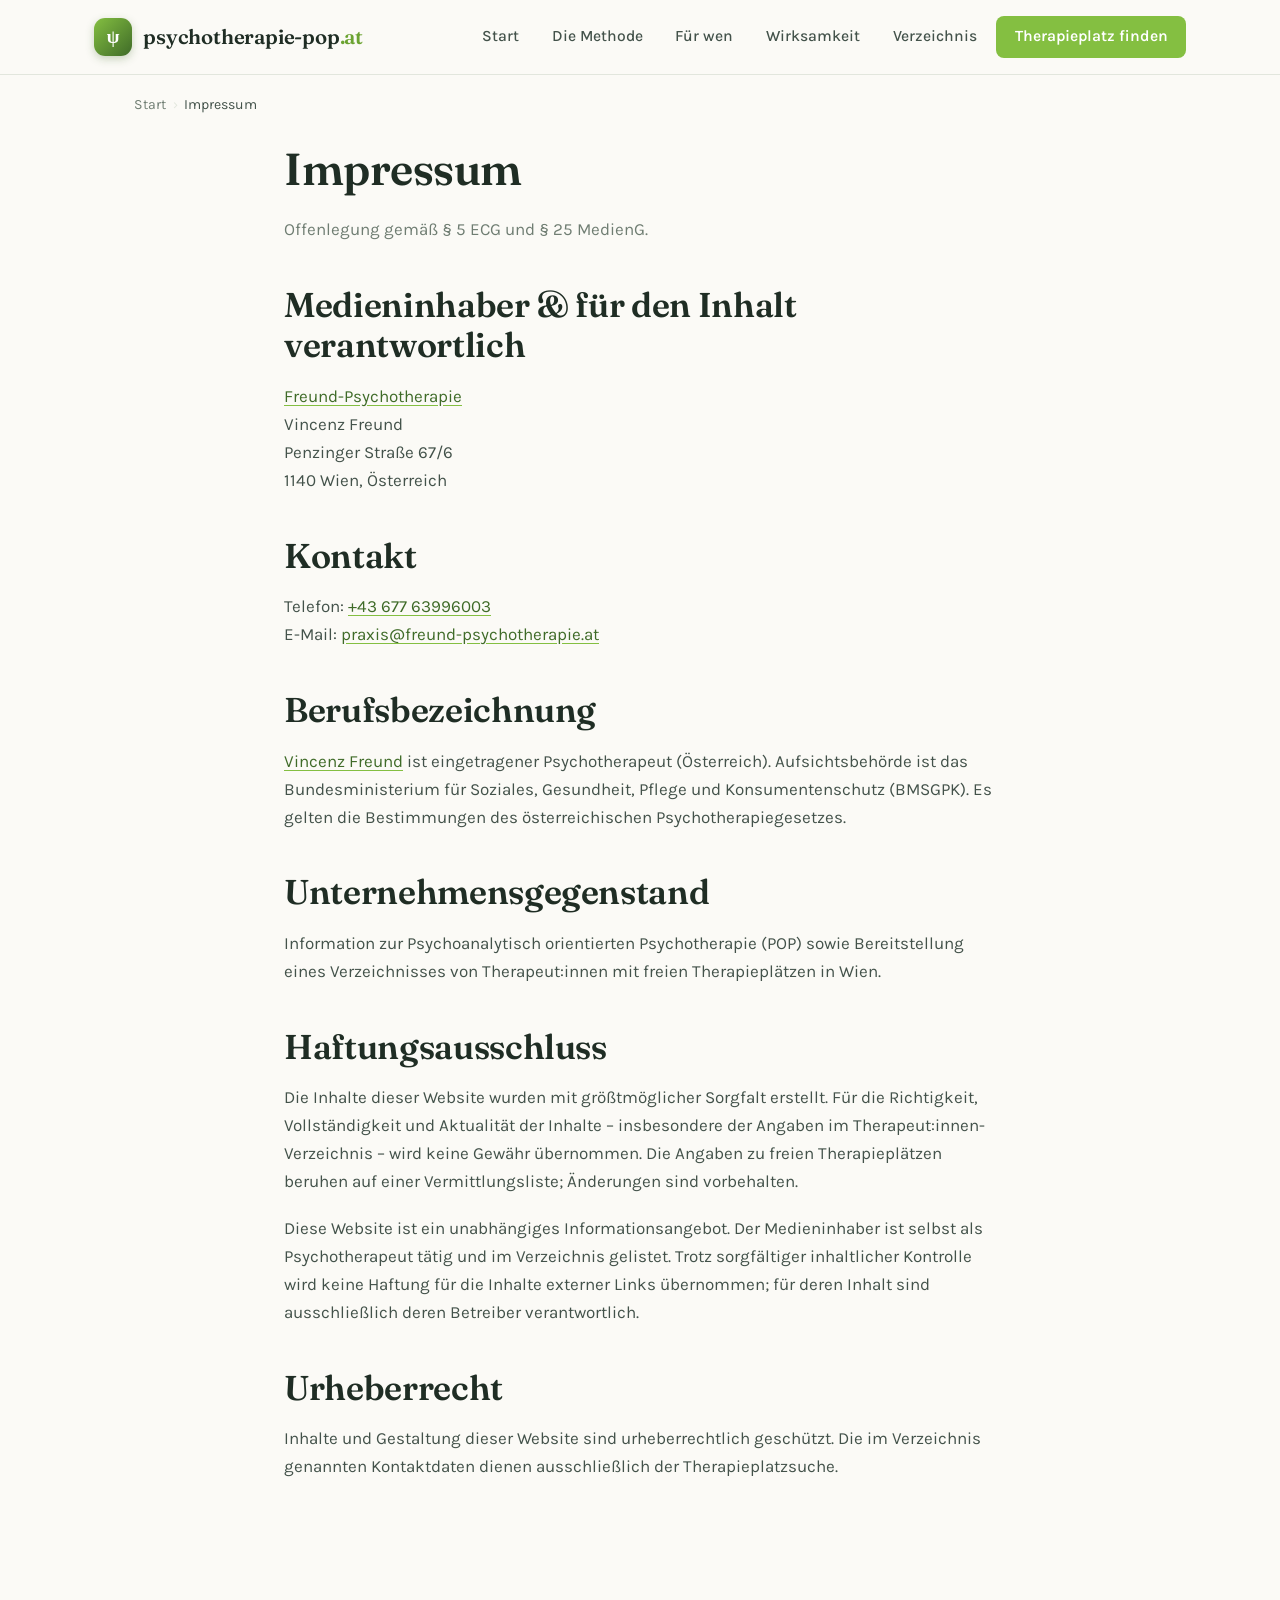
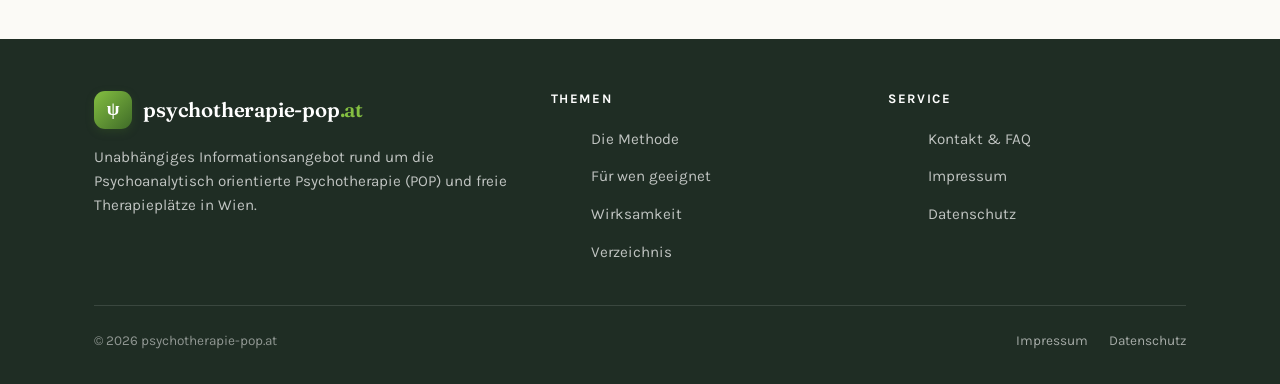
<file: impressum.html>
<!DOCTYPE html>
<html lang="de">
<head>
  <meta charset="UTF-8">
  <meta name="viewport" content="width=device-width, initial-scale=1.0">
  <title>Impressum | psychotherapie-pop.at</title>
  <meta name="description" content="Impressum und Offenlegung gemäß § 5 ECG und § 25 MedienG für psychotherapie-pop.at.">
  <meta name="robots" content="noindex">
  <link rel="canonical" href="https://psychotherapie-pop.at/impressum.html">
  <meta name="theme-color" content="#84bf41">
  <link rel="stylesheet" href="css/styles.css">
  <link rel="icon" href="data:image/svg+xml,<svg xmlns='http://www.w3.org/2000/svg' viewBox='0 0 100 100'><rect width='100' height='100' rx='24' fill='%2384bf41'/><text x='50' y='72' font-size='64' text-anchor='middle' fill='white' font-family='Georgia,serif'>%CF%88</text></svg>">
</head>
<body>
  <a class="skip-link" href="#inhalt">Zum Inhalt springen</a>

  <header class="site-header">
    <nav class="nav wrap" aria-label="Hauptnavigation">
      <a href="index.html" class="brand">
        <span class="mark" aria-hidden="true">ψ</span>
        <span>psychotherapie-pop<span class="tld">.at</span></span>
      </a>
      <button class="nav-toggle" aria-label="Menü öffnen" aria-expanded="false">
        <svg viewBox="0 0 24 24" fill="none" stroke="currentColor" stroke-width="2" stroke-linecap="round"><path d="M4 6h16M4 12h16M4 18h16"/></svg>
      </button>
      <ul class="nav-links">
        <li><a href="index.html">Start</a></li>
        <li><a href="pop-methode.html">Die Methode</a></li>
        <li><a href="fuer-wen.html">Für wen</a></li>
        <li><a href="wirksamkeit.html">Wirksamkeit</a></li>
        <li><a href="verzeichnis.html">Verzeichnis</a></li>
        <li><a href="verzeichnis.html" class="cta">Therapieplatz finden</a></li>
      </ul>
    </nav>
  </header>

  <main id="inhalt">
    <div class="wrap">
      <nav class="breadcrumb" aria-label="Brotkrümel">
        <ol>
          <li><a href="index.html">Start</a></li>
          <li aria-current="page">Impressum</li>
        </ol>
      </nav>
    </div>

    <section class="section" style="padding-top:1.5rem">
      <div class="wrap narrow prose">
        <h1 style="font-size:clamp(2rem,4.5vw,2.8rem);margin-bottom:1.2rem">Impressum</h1>

        <p style="color:var(--muted)">Offenlegung gemäß § 5 ECG und § 25 MedienG.</p>

        <h2>Medieninhaber &amp; für den Inhalt verantwortlich</h2>
        <p>
          <a href="https://freund-psychotherapie.at" target="_blank" rel="noopener">Freund-Psychotherapie</a><br>
          Vincenz Freund<br>
          Penzinger Straße 67/6<br>
          1140 Wien, Österreich
        </p>

        <h2>Kontakt</h2>
        <p>
          Telefon: <a href="tel:+4367763996003">+43 677 63996003</a><br>
          E-Mail: <a href="mailto:praxis@freund-psychotherapie.at">praxis@freund-psychotherapie.at</a>
        </p>

        <h2>Berufsbezeichnung</h2>
        <p>
          <a href="https://freund-psychotherapie.at" target="_blank" rel="noopener">Vincenz Freund</a>
          ist eingetragener Psychotherapeut (Österreich). Aufsichtsbehörde
          ist das Bundesministerium für Soziales, Gesundheit, Pflege und Konsumentenschutz
          (BMSGPK). Es gelten die Bestimmungen des österreichischen Psychotherapiegesetzes.
        </p>

        <h2>Unternehmensgegenstand</h2>
        <p>
          Information zur Psychoanalytisch orientierten Psychotherapie (POP) sowie
          Bereitstellung eines Verzeichnisses von Therapeut:innen mit freien Therapieplätzen
          in Wien.
        </p>

        <h2>Haftungsausschluss</h2>
        <p>
          Die Inhalte dieser Website wurden mit größtmöglicher Sorgfalt erstellt. Für die
          Richtigkeit, Vollständigkeit und Aktualität der Inhalte – insbesondere der Angaben
          im Therapeut:innen-Verzeichnis – wird keine Gewähr übernommen. Die Angaben zu freien
          Therapieplätzen beruhen auf einer Vermittlungsliste; Änderungen sind vorbehalten.
        </p>
        <p>
          Diese Website ist ein unabhängiges Informationsangebot. Der Medieninhaber ist selbst
          als Psychotherapeut tätig und im Verzeichnis gelistet. Trotz sorgfältiger inhaltlicher
          Kontrolle wird keine Haftung für die Inhalte externer Links übernommen; für deren
          Inhalt sind ausschließlich deren Betreiber verantwortlich.
        </p>

        <h2>Urheberrecht</h2>
        <p>
          Inhalte und Gestaltung dieser Website sind urheberrechtlich geschützt. Die im
          Verzeichnis genannten Kontaktdaten dienen ausschließlich der Therapieplatzsuche.
        </p>
      </div>
    </section>
  </main>

  <footer class="site-footer">
    <div class="wrap">
      <div class="footer-grid">
        <div>
          <div class="brand"><span class="mark" aria-hidden="true">ψ</span>
            <span>psychotherapie-pop<span class="tld">.at</span></span></div>
          <p>Unabhängiges Informationsangebot rund um die Psychoanalytisch orientierte
          Psychotherapie (POP) und freie Therapieplätze in Wien.</p>
        </div>
        <div>
          <h4>Themen</h4>
          <ul>
            <li><a href="pop-methode.html">Die Methode</a></li>
            <li><a href="fuer-wen.html">Für wen geeignet</a></li>
            <li><a href="wirksamkeit.html">Wirksamkeit</a></li>
            <li><a href="verzeichnis.html">Verzeichnis</a></li>
          </ul>
        </div>
        <div>
          <h4>Service</h4>
          <ul>
            <li><a href="kontakt.html">Kontakt &amp; FAQ</a></li>
            <li><a href="impressum.html">Impressum</a></li>
            <li><a href="datenschutz.html">Datenschutz</a></li>
          </ul>
        </div>
      </div>
      <div class="footer-bottom">
        <span>© <span data-year>2026</span> psychotherapie-pop.at</span>
        <span class="links">
          <a href="impressum.html">Impressum</a>
          <a href="datenschutz.html">Datenschutz</a>
        </span>
      </div>
    </div>
  </footer>

  <script src="js/main.js"></script>
</body>
</html>
</file>
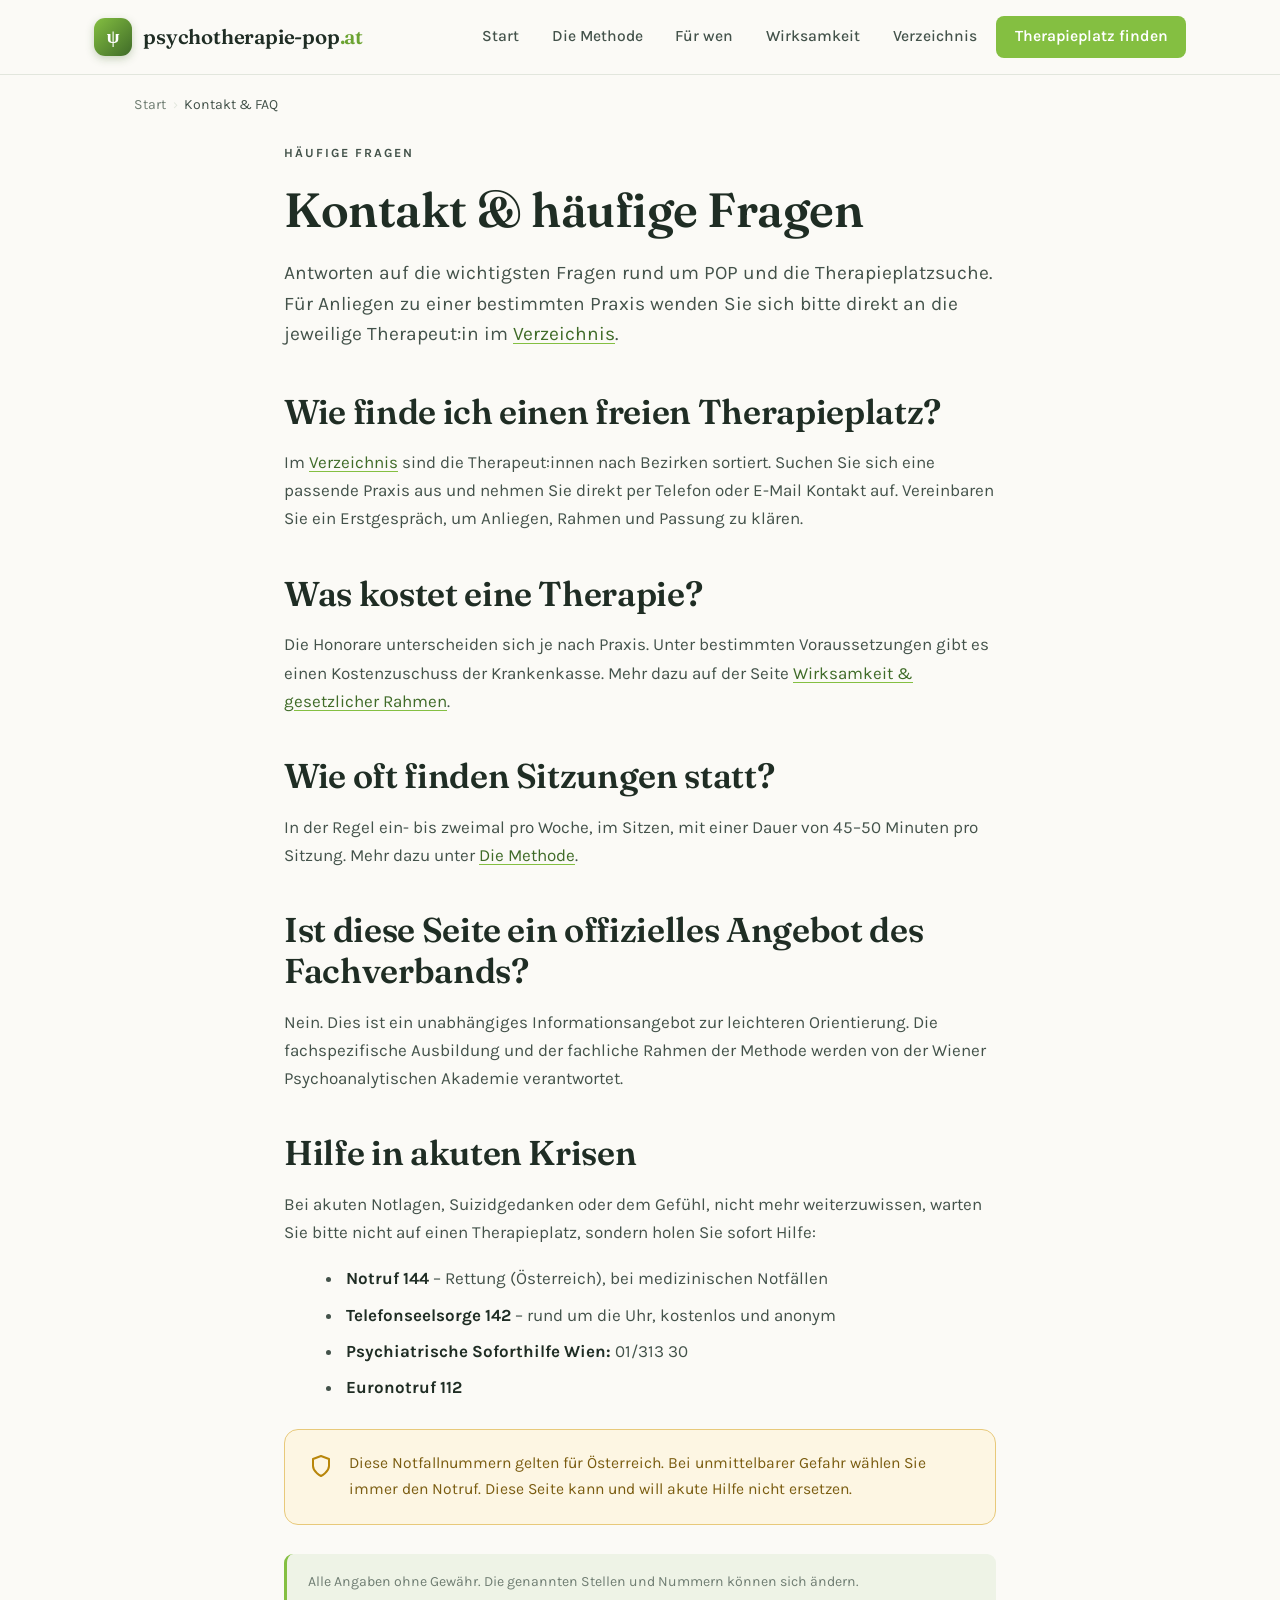
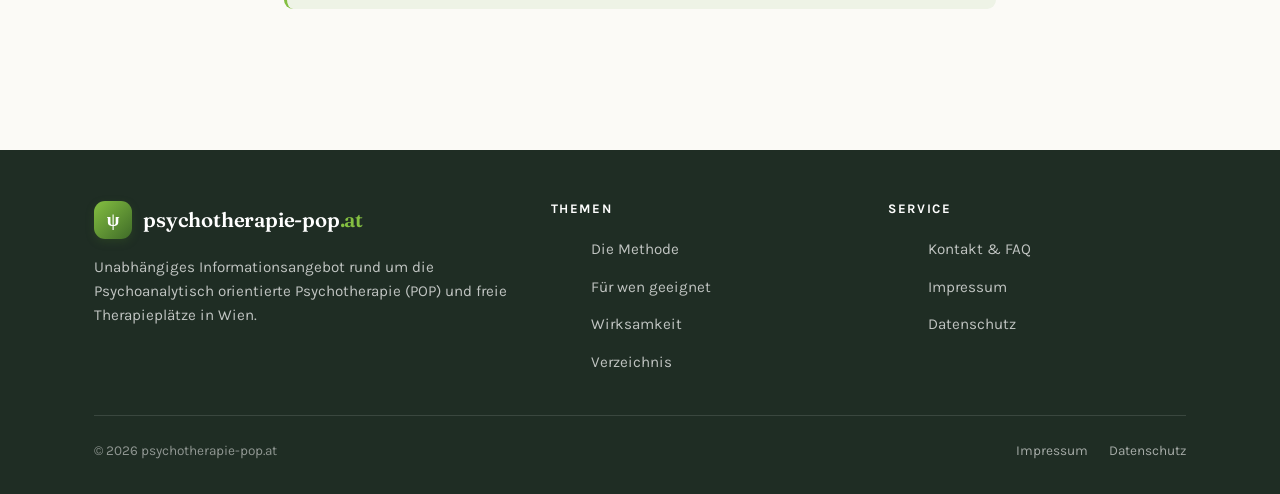
<file: kontakt.html>
<!DOCTYPE html>
<html lang="de">
<head>
  <meta charset="UTF-8">
  <meta name="viewport" content="width=device-width, initial-scale=1.0">
  <title>Kontakt & häufige Fragen | psychotherapie-pop.at</title>
  <meta name="description" content="Häufige Fragen zur Psychoanalytisch orientierten Psychotherapie (POP), zur Therapieplatzsuche in Wien und wichtige Anlaufstellen bei akuten Krisen.">
  <link rel="canonical" href="https://psychotherapie-pop.at/kontakt.html">
  <meta property="og:type" content="website">
  <meta property="og:title" content="Kontakt & häufige Fragen">
  <meta property="og:url" content="https://psychotherapie-pop.at/kontakt.html">
  <meta property="og:locale" content="de_AT">
  <meta name="theme-color" content="#84bf41">
  <link rel="stylesheet" href="css/styles.css">
  <link rel="icon" href="data:image/svg+xml,<svg xmlns='http://www.w3.org/2000/svg' viewBox='0 0 100 100'><rect width='100' height='100' rx='24' fill='%2384bf41'/><text x='50' y='72' font-size='64' text-anchor='middle' fill='white' font-family='Georgia,serif'>%CF%88</text></svg>">
  <script type="application/ld+json">
  {
    "@context": "https://schema.org",
    "@type": "FAQPage",
    "mainEntity": [
      {"@type":"Question","name":"Wie finde ich einen freien POP-Therapieplatz in Wien?","acceptedAnswer":{"@type":"Answer","text":"Im Verzeichnis dieser Seite sind POP-Therapeut:innen mit freien Plätzen nach Bezirken sortiert. Kontaktieren Sie die gewünschte Person direkt per Telefon oder E-Mail."}},
      {"@type":"Question","name":"Was kostet eine POP-Therapie?","acceptedAnswer":{"@type":"Answer","text":"Die Honorare unterscheiden sich je nach Praxis. Unter bestimmten Voraussetzungen ist ein Kostenzuschuss der Krankenkasse möglich. Details klären Sie am besten im Erstgespräch."}},
      {"@type":"Question","name":"Wie oft finden Sitzungen statt?","acceptedAnswer":{"@type":"Answer","text":"POP findet in der Regel ein- bis zweimal pro Woche im Sitzen statt. Eine Sitzung dauert üblicherweise 45–50 Minuten."}}
    ]
  }
  </script>
</head>
<body>
  <a class="skip-link" href="#inhalt">Zum Inhalt springen</a>

  <header class="site-header">
    <nav class="nav wrap" aria-label="Hauptnavigation">
      <a href="index.html" class="brand">
        <span class="mark" aria-hidden="true">ψ</span>
        <span>psychotherapie-pop<span class="tld">.at</span></span>
      </a>
      <button class="nav-toggle" aria-label="Menü öffnen" aria-expanded="false">
        <svg viewBox="0 0 24 24" fill="none" stroke="currentColor" stroke-width="2" stroke-linecap="round"><path d="M4 6h16M4 12h16M4 18h16"/></svg>
      </button>
      <ul class="nav-links">
        <li><a href="index.html">Start</a></li>
        <li><a href="pop-methode.html">Die Methode</a></li>
        <li><a href="fuer-wen.html">Für wen</a></li>
        <li><a href="wirksamkeit.html">Wirksamkeit</a></li>
        <li><a href="verzeichnis.html">Verzeichnis</a></li>
        <li><a href="verzeichnis.html" class="cta">Therapieplatz finden</a></li>
      </ul>
    </nav>
  </header>

  <main id="inhalt">
    <div class="wrap">
      <nav class="breadcrumb" aria-label="Brotkrümel">
        <ol>
          <li><a href="index.html">Start</a></li>
          <li aria-current="page">Kontakt &amp; FAQ</li>
        </ol>
      </nav>
    </div>

    <section class="section" style="padding-top:1.5rem">
      <div class="wrap narrow prose">
        <p class="eyebrow">Häufige Fragen</p>
        <h1 style="font-size:clamp(2rem,4.5vw,3rem);margin-bottom:1.2rem">Kontakt &amp; häufige Fragen</h1>
        <p class="lead-text">
          Antworten auf die wichtigsten Fragen rund um POP und die Therapieplatzsuche.
          Für Anliegen zu einer bestimmten Praxis wenden Sie sich bitte direkt an die
          jeweilige Therapeut:in im <a href="verzeichnis.html">Verzeichnis</a>.
        </p>

        <h2>Wie finde ich einen freien Therapieplatz?</h2>
        <p>
          Im <a href="verzeichnis.html">Verzeichnis</a> sind die Therapeut:innen nach
          Bezirken sortiert. Suchen Sie sich eine passende Praxis aus und nehmen Sie direkt
          per Telefon oder E-Mail Kontakt auf. Vereinbaren Sie ein Erstgespräch, um Anliegen,
          Rahmen und Passung zu klären.
        </p>

        <h2>Was kostet eine Therapie?</h2>
        <p>
          Die Honorare unterscheiden sich je nach Praxis. Unter bestimmten Voraussetzungen
          gibt es einen Kostenzuschuss der Krankenkasse. Mehr dazu auf der Seite
          <a href="wirksamkeit.html">Wirksamkeit &amp; gesetzlicher Rahmen</a>.
        </p>

        <h2>Wie oft finden Sitzungen statt?</h2>
        <p>
          In der Regel ein- bis zweimal pro Woche, im Sitzen, mit einer Dauer von
          45–50 Minuten pro Sitzung. Mehr dazu unter <a href="pop-methode.html">Die Methode</a>.
        </p>

        <h2>Ist diese Seite ein offizielles Angebot des Fachverbands?</h2>
        <p>
          Nein. Dies ist ein unabhängiges Informationsangebot zur leichteren Orientierung.
          Die fachspezifische Ausbildung und der fachliche Rahmen der Methode werden von der
          Wiener Psychoanalytischen Akademie verantwortet.
        </p>

        <h2 id="krise">Hilfe in akuten Krisen</h2>
        <p>
          Bei akuten Notlagen, Suizidgedanken oder dem Gefühl, nicht mehr weiterzuwissen,
          warten Sie bitte nicht auf einen Therapieplatz, sondern holen Sie sofort Hilfe:
        </p>
        <ul>
          <li><strong>Notruf 144</strong> – Rettung (Österreich), bei medizinischen Notfällen</li>
          <li><strong>Telefonseelsorge 142</strong> – rund um die Uhr, kostenlos und anonym</li>
          <li><strong>Psychiatrische Soforthilfe Wien:</strong> 01/313 30</li>
          <li><strong>Euronotruf 112</strong></li>
        </ul>

        <div class="callout">
          <span class="ic" aria-hidden="true">
            <svg viewBox="0 0 24 24" fill="none" stroke="currentColor" stroke-width="2" stroke-linecap="round" stroke-linejoin="round"><path d="M12 22s8-4 8-10V5l-8-3-8 3v7c0 6 8 10 8 10Z"/></svg>
          </span>
          <p>Diese Notfallnummern gelten für Österreich. Bei unmittelbarer Gefahr wählen Sie
          immer den Notruf. Diese Seite kann und will akute Hilfe nicht ersetzen.</p>
        </div>

        <div class="disclaimer">
          Alle Angaben ohne Gewähr. Die genannten Stellen und Nummern können sich ändern.
        </div>
      </div>
    </section>
  </main>

  <footer class="site-footer">
    <div class="wrap">
      <div class="footer-grid">
        <div>
          <div class="brand"><span class="mark" aria-hidden="true">ψ</span>
            <span>psychotherapie-pop<span class="tld">.at</span></span></div>
          <p>Unabhängiges Informationsangebot rund um die Psychoanalytisch orientierte
          Psychotherapie (POP) und freie Therapieplätze in Wien.</p>
        </div>
        <div>
          <h4>Themen</h4>
          <ul>
            <li><a href="pop-methode.html">Die Methode</a></li>
            <li><a href="fuer-wen.html">Für wen geeignet</a></li>
            <li><a href="wirksamkeit.html">Wirksamkeit</a></li>
            <li><a href="verzeichnis.html">Verzeichnis</a></li>
          </ul>
        </div>
        <div>
          <h4>Service</h4>
          <ul>
            <li><a href="kontakt.html">Kontakt &amp; FAQ</a></li>
            <li><a href="impressum.html">Impressum</a></li>
            <li><a href="datenschutz.html">Datenschutz</a></li>
          </ul>
        </div>
      </div>
      <div class="footer-bottom">
        <span>© <span data-year>2026</span> psychotherapie-pop.at</span>
        <span class="links">
          <a href="impressum.html">Impressum</a>
          <a href="datenschutz.html">Datenschutz</a>
        </span>
      </div>
    </div>
  </footer>

  <script src="js/main.js"></script>
</body>
</html>
</file>
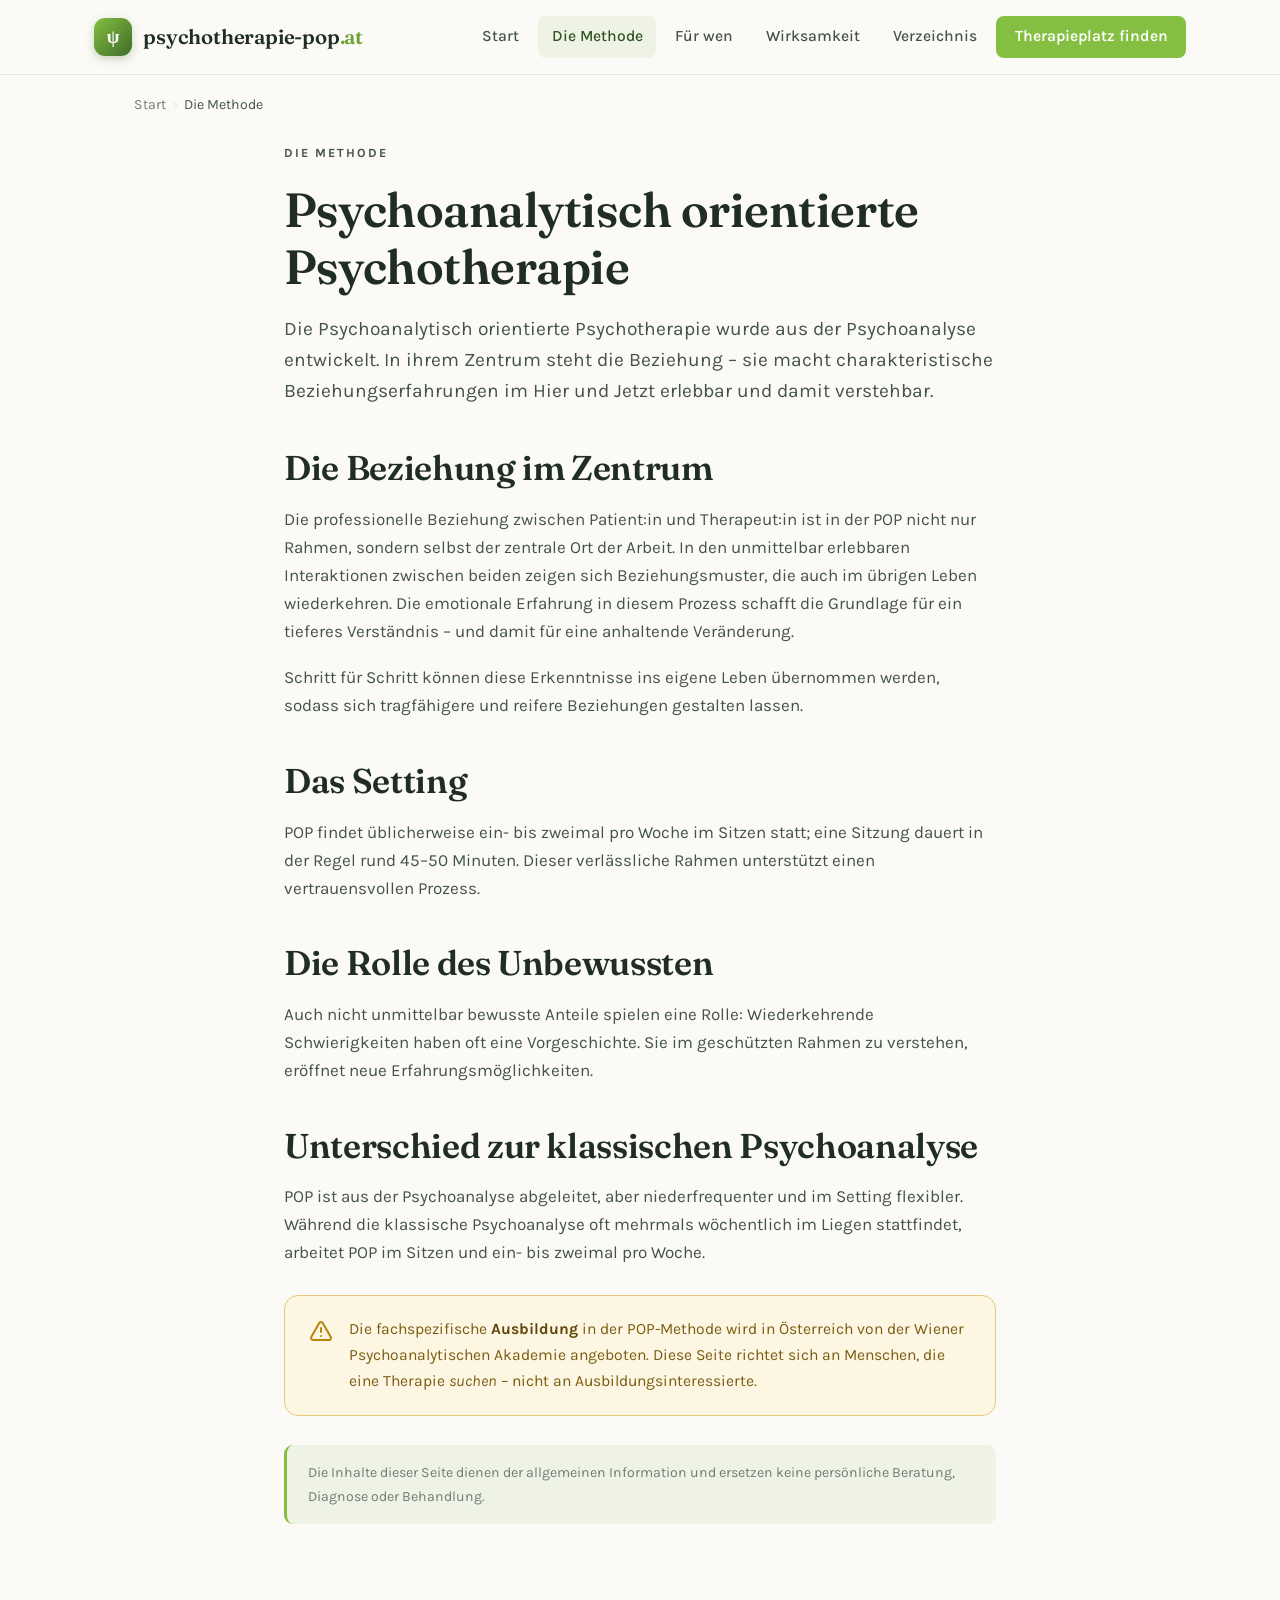
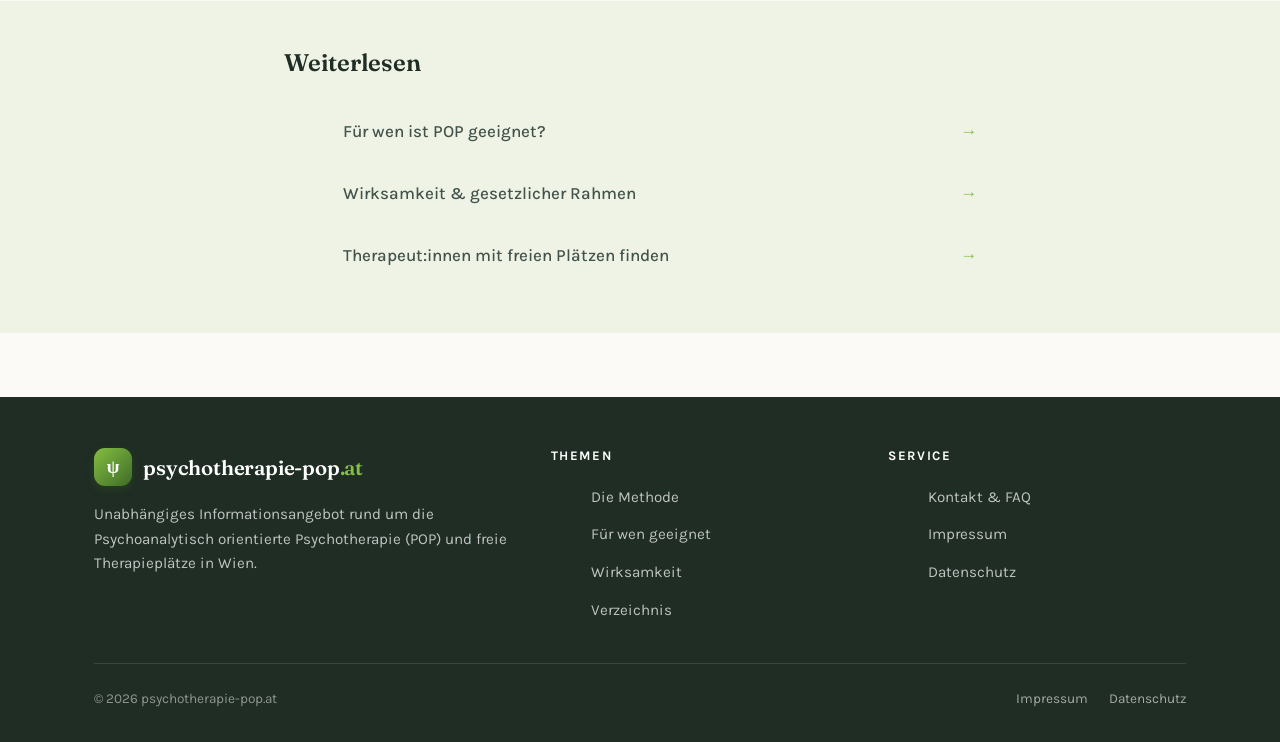
<file: pop-methode.html>
<!DOCTYPE html>
<html lang="de">
<head>
  <meta charset="UTF-8">
  <meta name="viewport" content="width=device-width, initial-scale=1.0">
  <title>Die POP-Methode & Therapieablauf | psychotherapie-pop.at</title>
  <meta name="description" content="Wie die Psychoanalytisch orientierte Psychotherapie (POP) arbeitet: Setting, Therapieablauf, das Unbewusste, die therapeutische Beziehung und der Unterschied zur klassischen Psychoanalyse.">
  <link rel="canonical" href="https://psychotherapie-pop.at/pop-methode.html">
  <meta property="og:type" content="article">
  <meta property="og:title" content="Die POP-Methode & Therapieablauf">
  <meta property="og:description" content="Setting, Ablauf und Wirkprinzipien der Psychoanalytisch orientierten Psychotherapie verständlich erklärt.">
  <meta property="og:url" content="https://psychotherapie-pop.at/pop-methode.html">
  <meta property="og:locale" content="de_AT">
  <meta name="theme-color" content="#84bf41">
  <link rel="stylesheet" href="css/styles.css">
  <link rel="icon" href="data:image/svg+xml,<svg xmlns='http://www.w3.org/2000/svg' viewBox='0 0 100 100'><rect width='100' height='100' rx='24' fill='%2384bf41'/><text x='50' y='72' font-size='64' text-anchor='middle' fill='white' font-family='Georgia,serif'>%CF%88</text></svg>">
  <script type="application/ld+json">
  {
    "@context": "https://schema.org",
    "@type": "Article",
    "headline": "Die POP-Methode & Therapieablauf",
    "about": "Psychoanalytisch orientierte Psychotherapie",
    "inLanguage": "de-AT",
    "mainEntityOfPage": "https://psychotherapie-pop.at/pop-methode.html"
  }
  </script>
</head>
<body>
  <a class="skip-link" href="#inhalt">Zum Inhalt springen</a>

  <header class="site-header">
    <nav class="nav wrap" aria-label="Hauptnavigation">
      <a href="index.html" class="brand">
        <span class="mark" aria-hidden="true">ψ</span>
        <span>psychotherapie-pop<span class="tld">.at</span></span>
      </a>
      <button class="nav-toggle" aria-label="Menü öffnen" aria-expanded="false">
        <svg viewBox="0 0 24 24" fill="none" stroke="currentColor" stroke-width="2" stroke-linecap="round"><path d="M4 6h16M4 12h16M4 18h16"/></svg>
      </button>
      <ul class="nav-links">
        <li><a href="index.html">Start</a></li>
        <li><a href="pop-methode.html" class="active">Die Methode</a></li>
        <li><a href="fuer-wen.html">Für wen</a></li>
        <li><a href="wirksamkeit.html">Wirksamkeit</a></li>
        <li><a href="verzeichnis.html">Verzeichnis</a></li>
        <li><a href="verzeichnis.html" class="cta">Therapieplatz finden</a></li>
      </ul>
    </nav>
  </header>

  <main id="inhalt">
    <div class="wrap">
      <nav class="breadcrumb" aria-label="Brotkrümel">
        <ol>
          <li><a href="index.html">Start</a></li>
          <li aria-current="page">Die Methode</li>
        </ol>
      </nav>
    </div>

    <section class="section" style="padding-top:1.5rem">
      <div class="wrap narrow prose">
        <p class="eyebrow">Die Methode</p>
        <h1 style="font-size:clamp(2rem,4.5vw,3rem);margin-bottom:1.2rem">Psychoanalytisch orientierte Psychotherapie</h1>
        <p class="lead-text">
          Die Psychoanalytisch orientierte Psychotherapie wurde aus der Psychoanalyse
          entwickelt. In ihrem Zentrum steht die Beziehung – sie macht charakteristische
          Beziehungserfahrungen im Hier und Jetzt erlebbar und damit verstehbar.
        </p>

        <h2>Die Beziehung im Zentrum</h2>
        <p>
          Die professionelle Beziehung zwischen Patient:in und Therapeut:in ist in der POP
          nicht nur Rahmen, sondern selbst der zentrale Ort der Arbeit. In den unmittelbar
          erlebbaren Interaktionen zwischen beiden zeigen sich Beziehungsmuster, die auch im
          übrigen Leben wiederkehren. Die emotionale Erfahrung in diesem Prozess schafft die
          Grundlage für ein tieferes Verständnis – und damit für eine anhaltende Veränderung.
        </p>
        <p>
          Schritt für Schritt können diese Erkenntnisse ins eigene Leben übernommen werden,
          sodass sich tragfähigere und reifere Beziehungen gestalten lassen.
        </p>

        <h2>Das Setting</h2>
        <p>
          POP findet üblicherweise ein- bis zweimal pro Woche im Sitzen statt; eine Sitzung
          dauert in der Regel rund 45–50 Minuten. Dieser verlässliche Rahmen unterstützt einen
          vertrauensvollen Prozess.
        </p>

        <h2>Die Rolle des Unbewussten</h2>
        <p>
          Auch nicht unmittelbar bewusste Anteile spielen eine Rolle: Wiederkehrende
          Schwierigkeiten haben oft eine Vorgeschichte. Sie im geschützten Rahmen zu
          verstehen, eröffnet neue Erfahrungsmöglichkeiten.
        </p>

        <h2>Unterschied zur klassischen Psychoanalyse</h2>
        <p>
          POP ist aus der Psychoanalyse abgeleitet, aber niederfrequenter und im Setting
          flexibler. Während die klassische Psychoanalyse oft mehrmals wöchentlich im Liegen
          stattfindet, arbeitet POP im Sitzen und ein- bis zweimal pro Woche.
        </p>

        <div class="callout">
          <span class="ic" aria-hidden="true">
            <svg viewBox="0 0 24 24" fill="none" stroke="currentColor" stroke-width="2" stroke-linecap="round" stroke-linejoin="round"><path d="m21.73 18-8-14a2 2 0 0 0-3.48 0l-8 14A2 2 0 0 0 4 21h16a2 2 0 0 0 1.73-3Z"/><path d="M12 9v4M12 17h.01"/></svg>
          </span>
          <p>Die fachspezifische <strong>Ausbildung</strong> in der POP-Methode wird in Österreich von der
          Wiener Psychoanalytischen Akademie angeboten. Diese Seite richtet sich an
          Menschen, die eine Therapie <em>suchen</em> – nicht an Ausbildungsinteressierte.</p>
        </div>

        <div class="disclaimer">
          Die Inhalte dieser Seite dienen der allgemeinen Information und ersetzen keine
          persönliche Beratung, Diagnose oder Behandlung.
        </div>
      </div>
    </section>

    <section class="section bg-sage" style="padding-block:3rem">
      <div class="wrap narrow">
        <div class="section-head" style="margin-bottom:1.5rem">
          <h2 style="font-size:1.5rem">Weiterlesen</h2>
        </div>
        <ul class="linklist">
          <li><a href="fuer-wen.html">Für wen ist POP geeignet?</a></li>
          <li><a href="wirksamkeit.html">Wirksamkeit &amp; gesetzlicher Rahmen</a></li>
          <li><a href="verzeichnis.html">Therapeut:innen mit freien Plätzen finden</a></li>
        </ul>
      </div>
    </section>
  </main>

  <footer class="site-footer">
    <div class="wrap">
      <div class="footer-grid">
        <div>
          <div class="brand"><span class="mark" aria-hidden="true">ψ</span>
            <span>psychotherapie-pop<span class="tld">.at</span></span></div>
          <p>Unabhängiges Informationsangebot rund um die Psychoanalytisch orientierte
          Psychotherapie (POP) und freie Therapieplätze in Wien.</p>
        </div>
        <div>
          <h4>Themen</h4>
          <ul>
            <li><a href="pop-methode.html">Die Methode</a></li>
            <li><a href="fuer-wen.html">Für wen geeignet</a></li>
            <li><a href="wirksamkeit.html">Wirksamkeit</a></li>
            <li><a href="verzeichnis.html">Verzeichnis</a></li>
          </ul>
        </div>
        <div>
          <h4>Service</h4>
          <ul>
            <li><a href="kontakt.html">Kontakt &amp; FAQ</a></li>
            <li><a href="impressum.html">Impressum</a></li>
            <li><a href="datenschutz.html">Datenschutz</a></li>
          </ul>
        </div>
      </div>
      <div class="footer-bottom">
        <span>© <span data-year>2026</span> psychotherapie-pop.at</span>
        <span class="links">
          <a href="impressum.html">Impressum</a>
          <a href="datenschutz.html">Datenschutz</a>
        </span>
      </div>
    </div>
  </footer>

  <script src="js/main.js"></script>
</body>
</html>
</file>
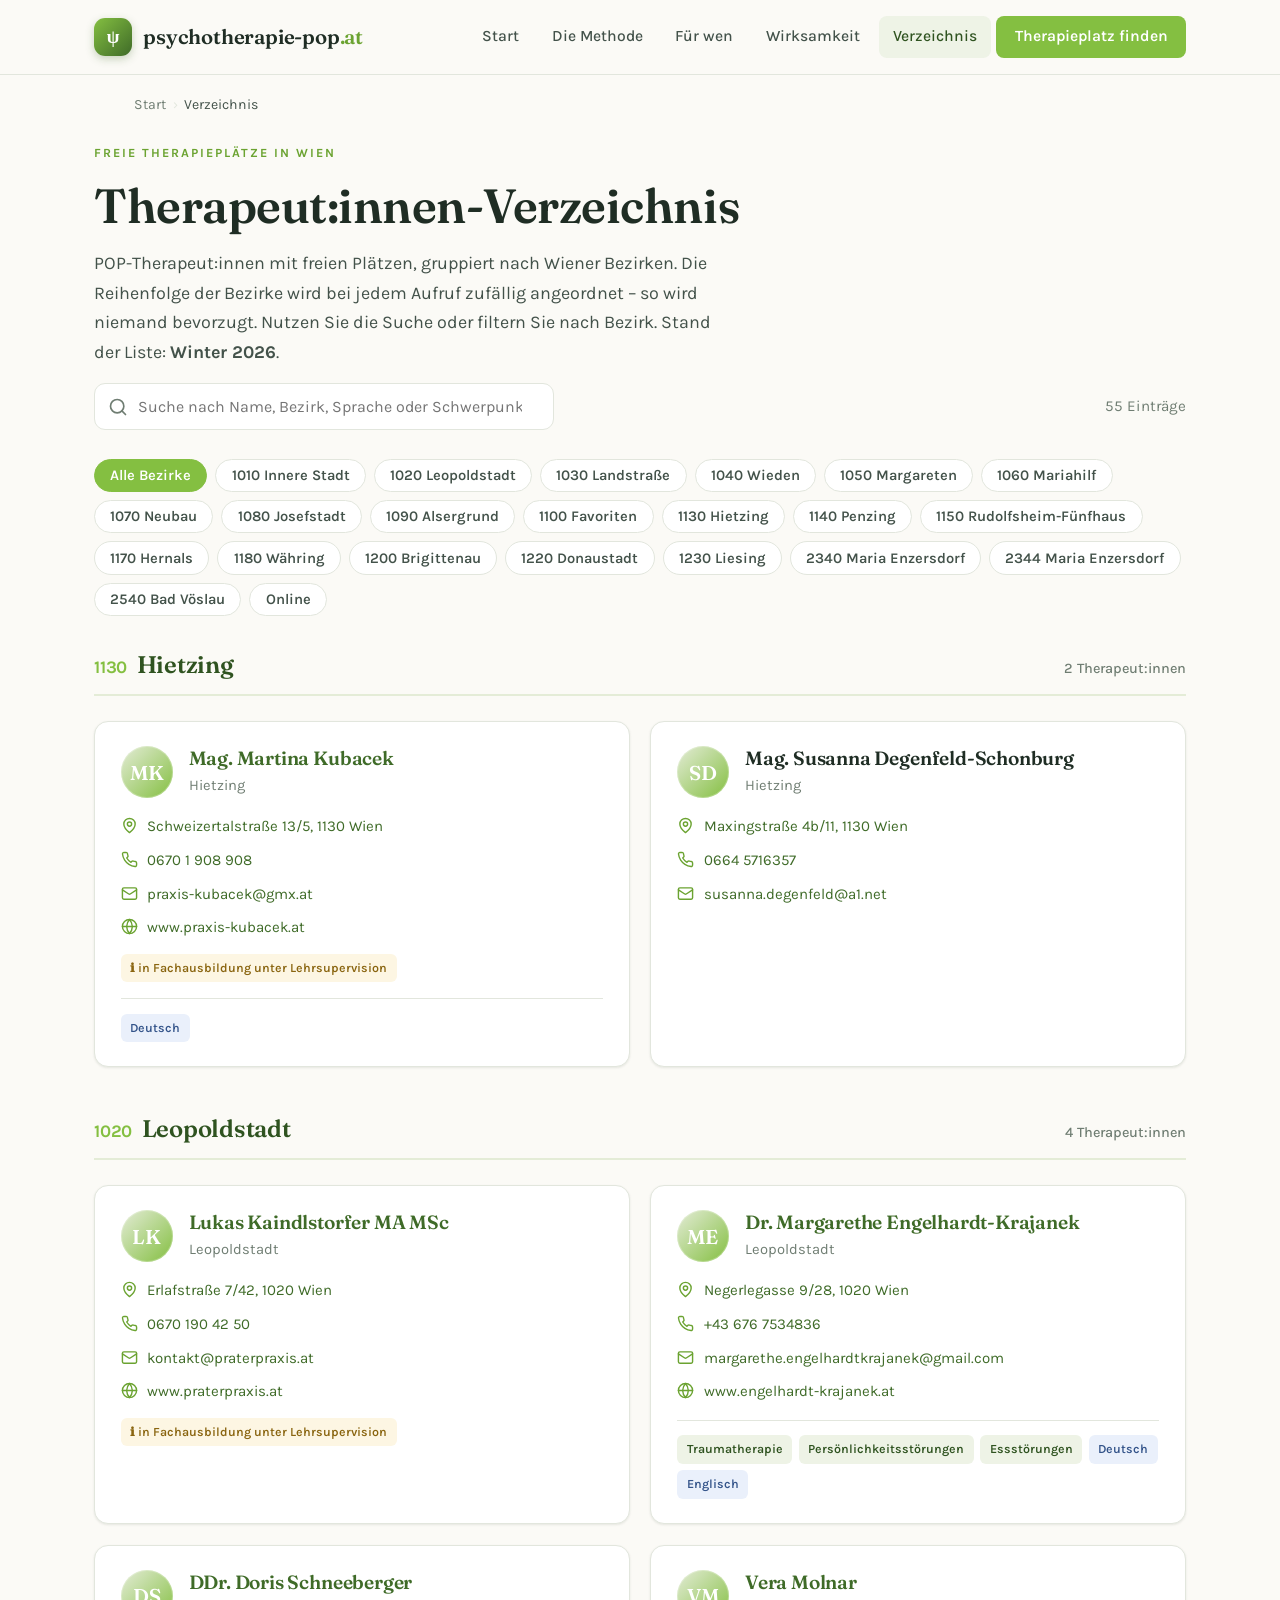
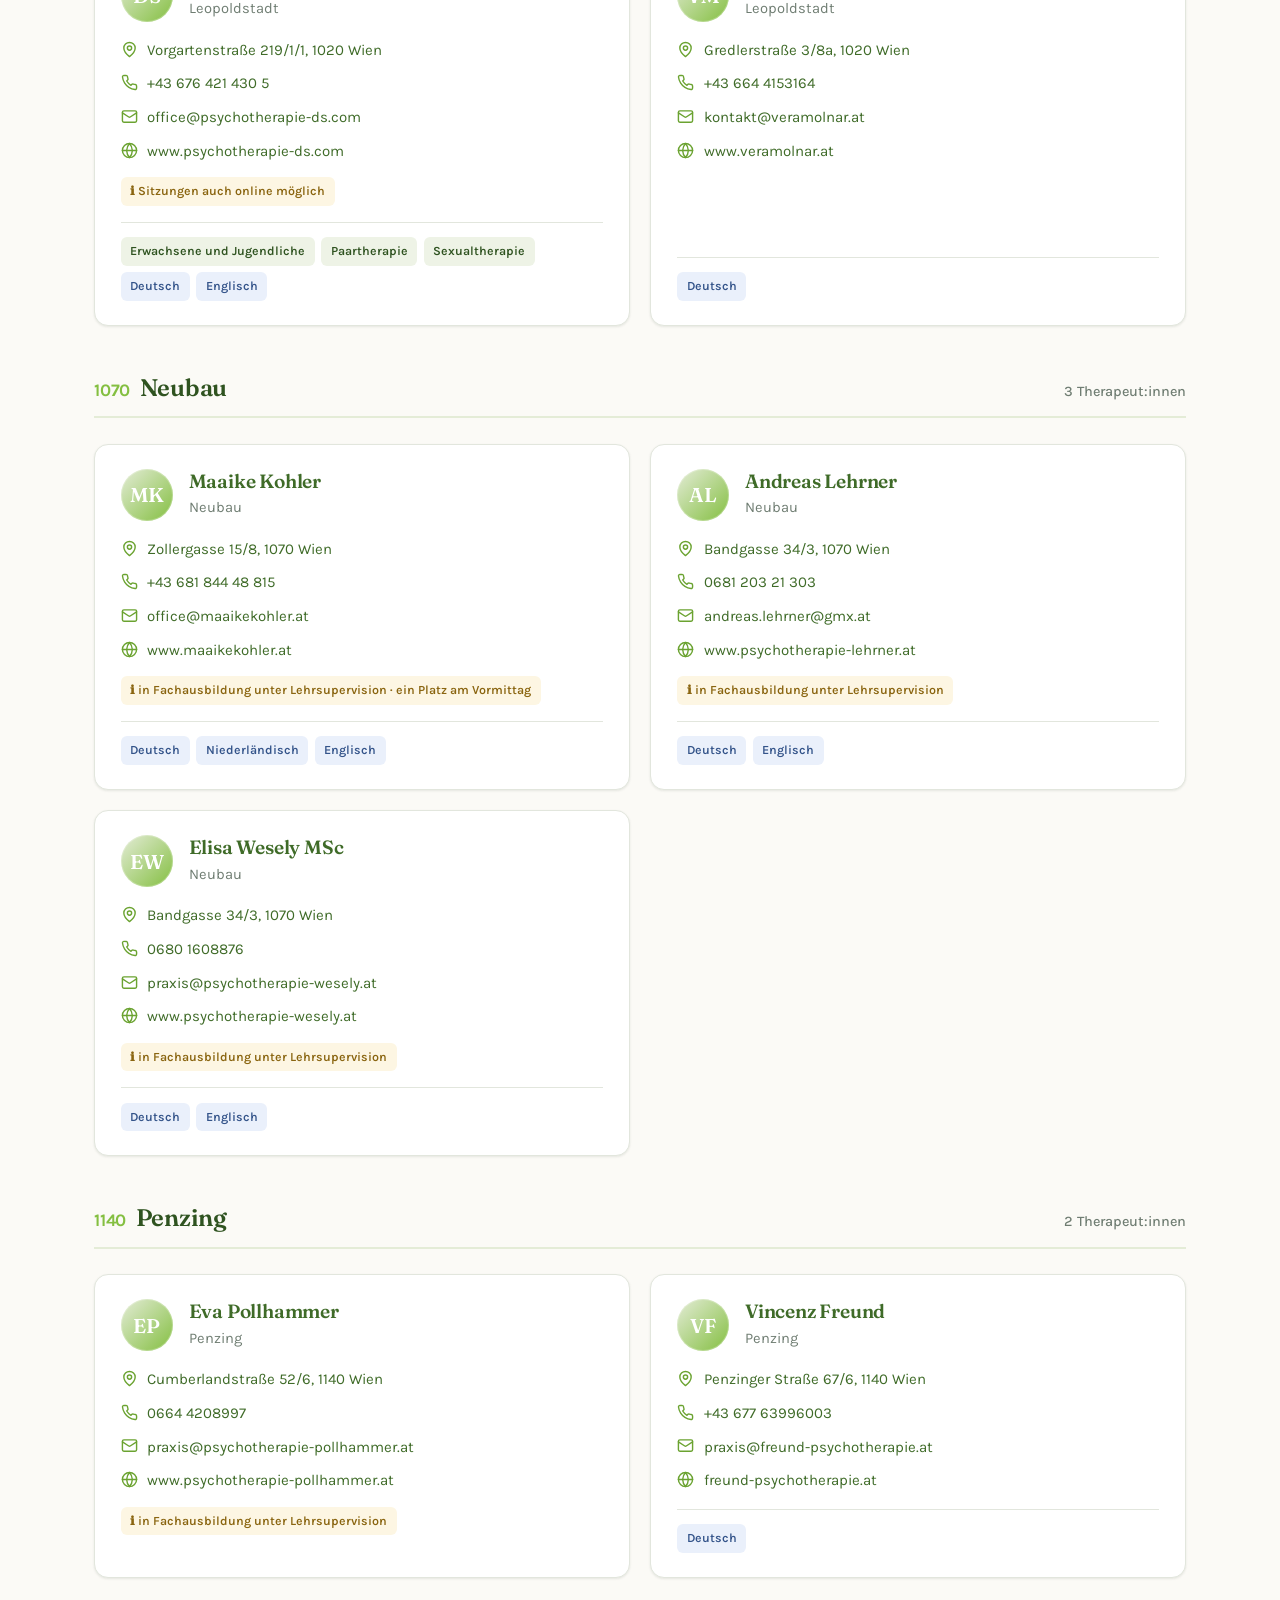
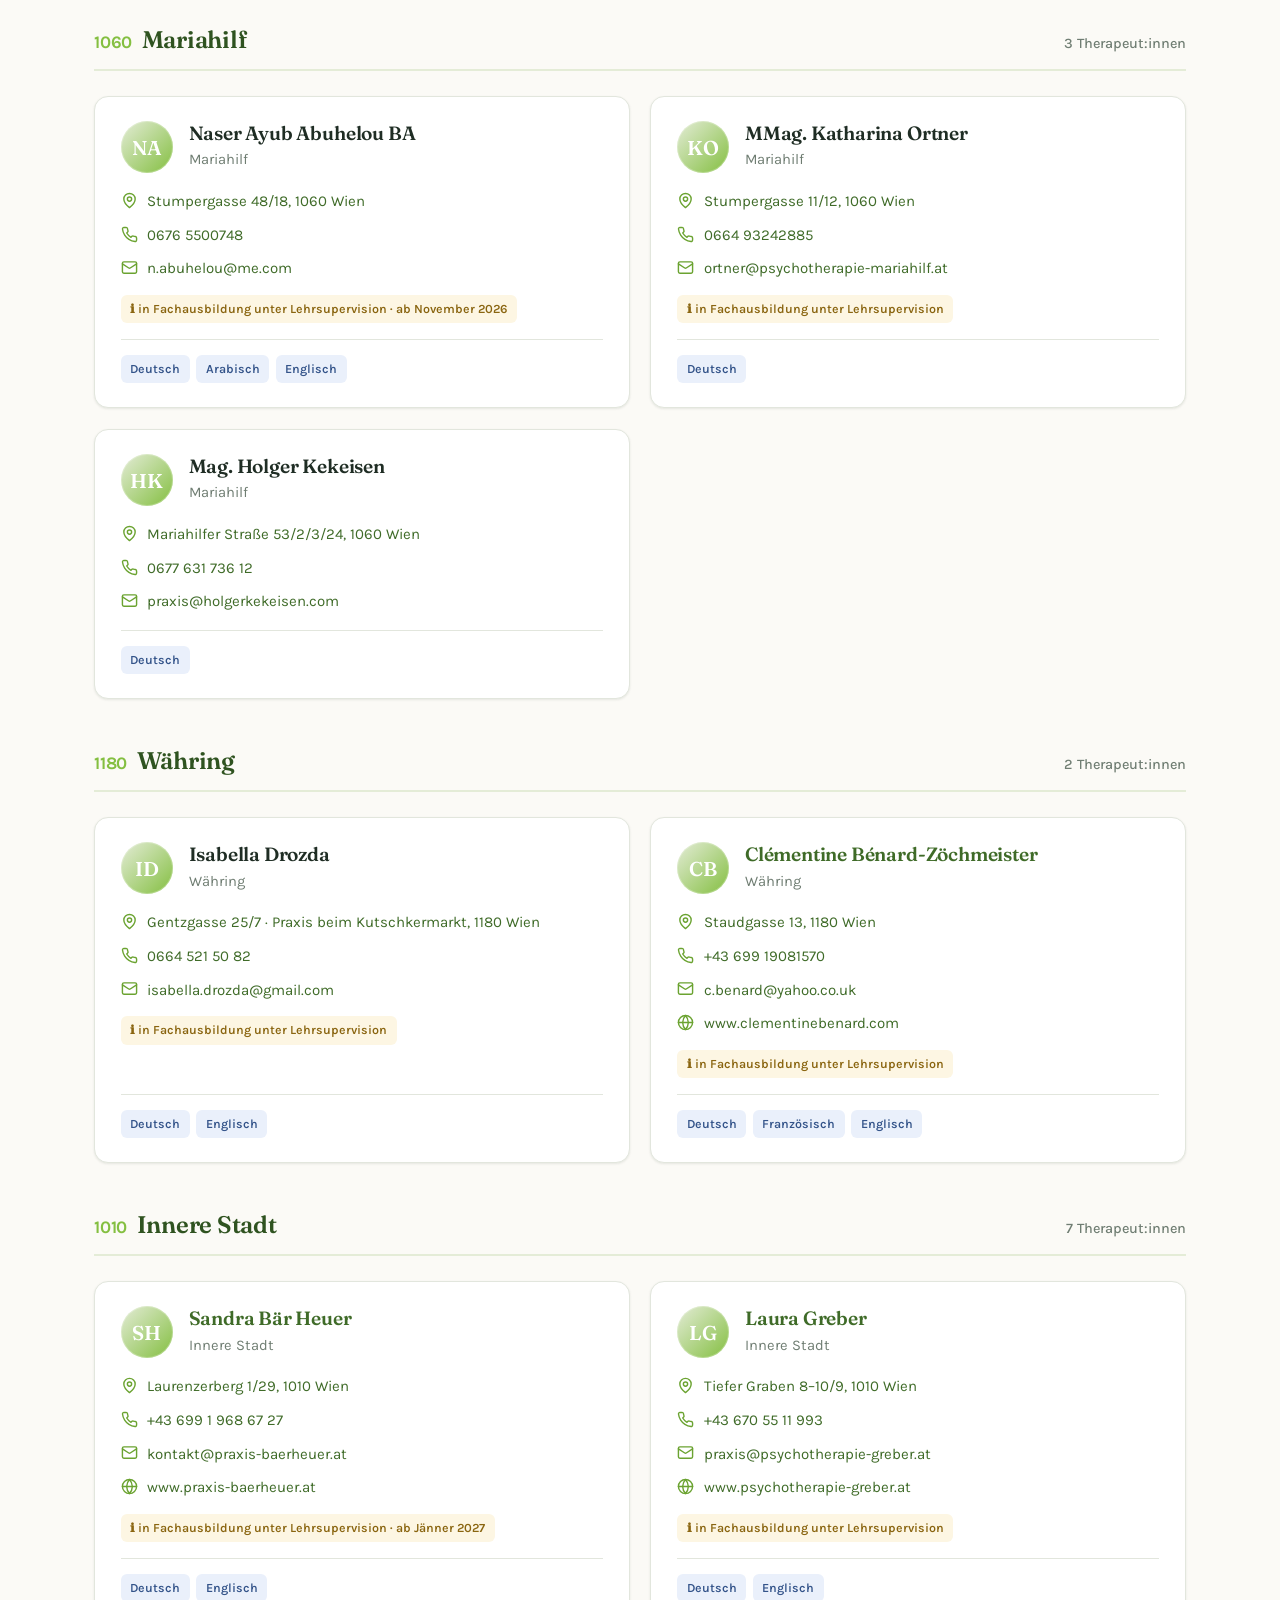
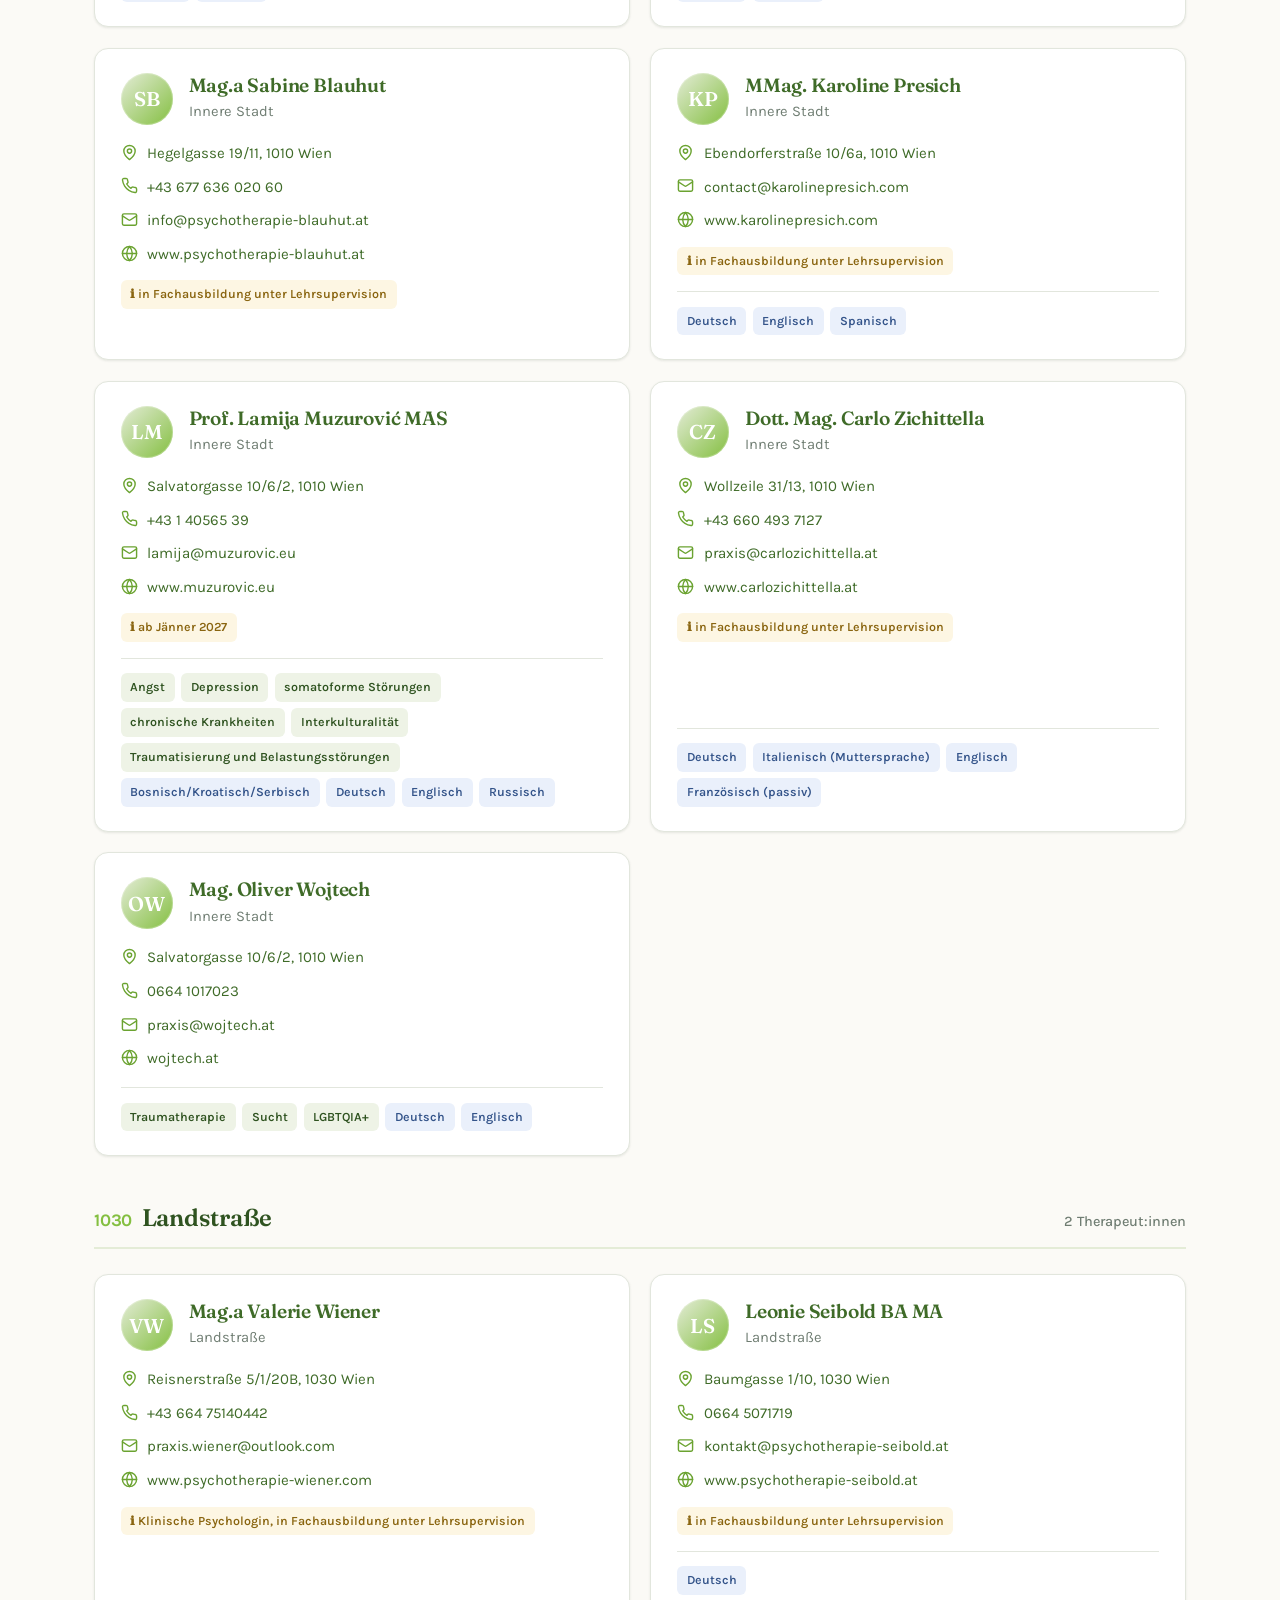
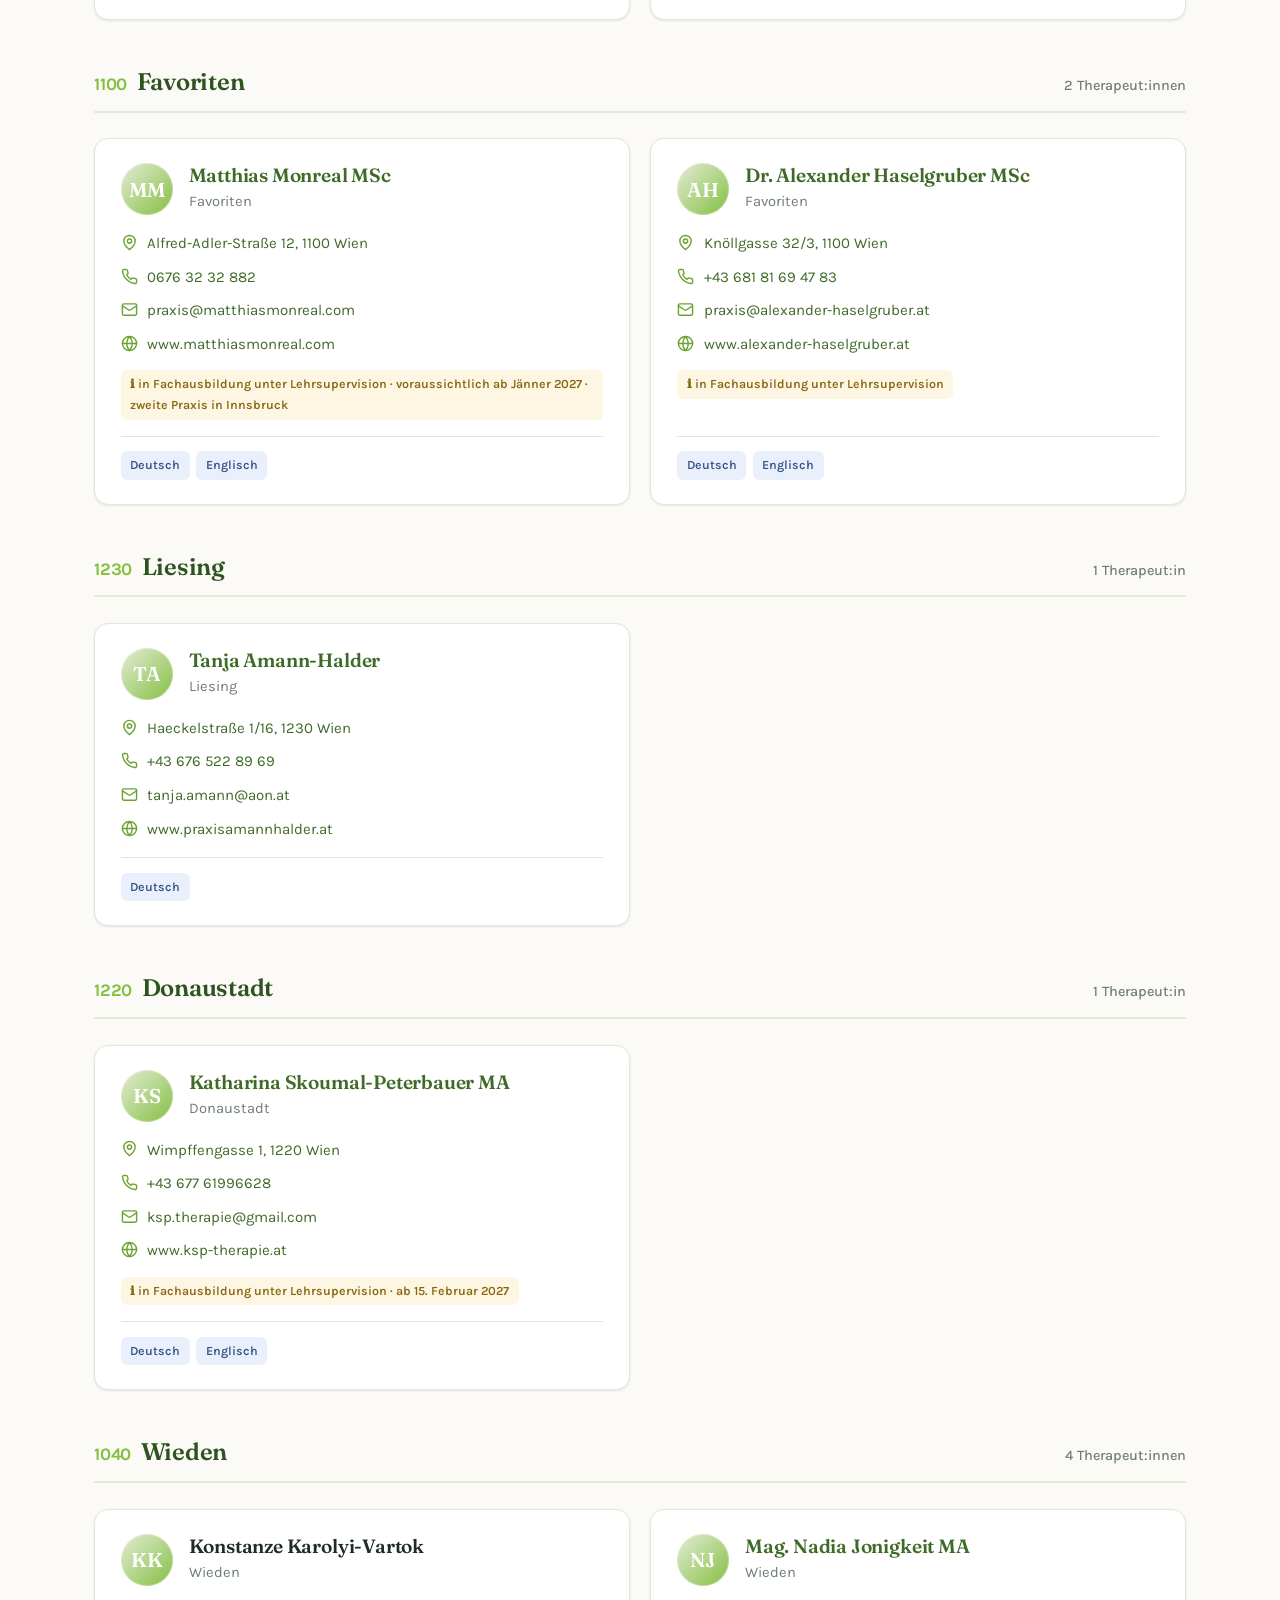
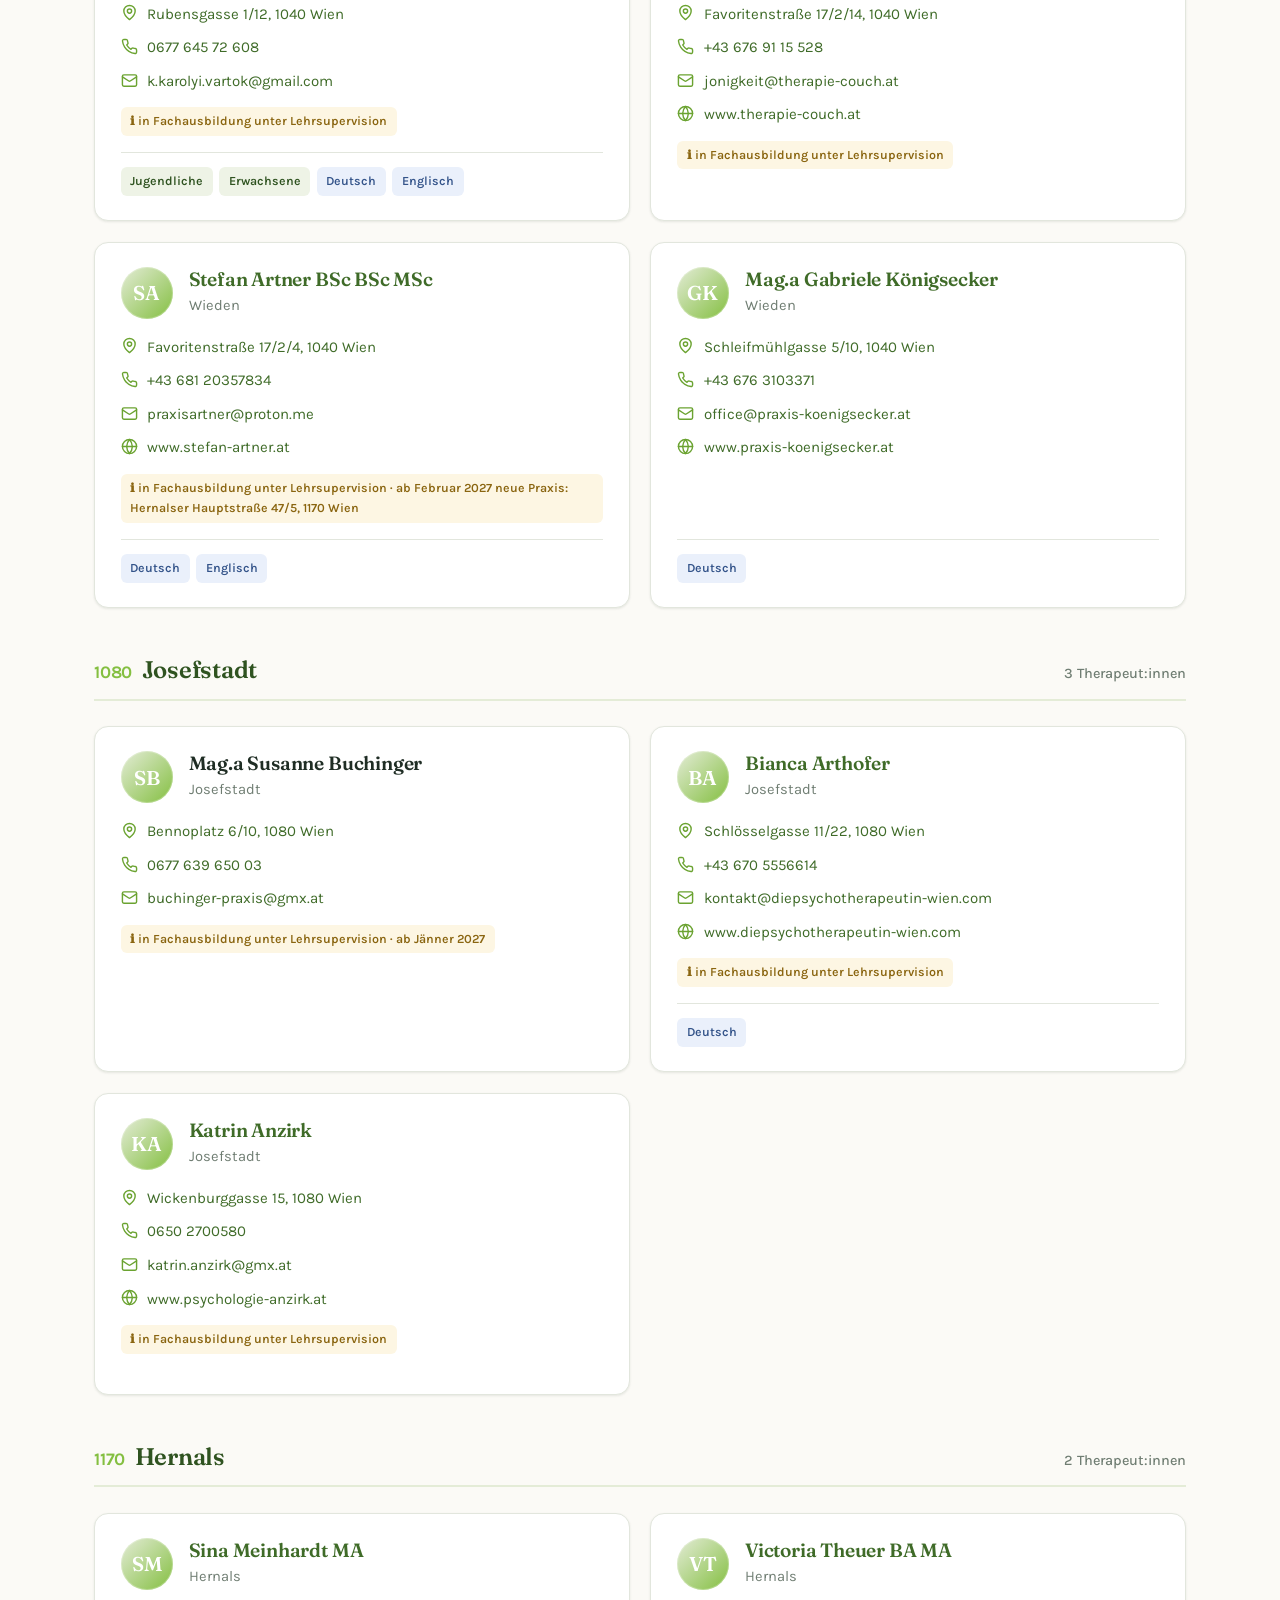
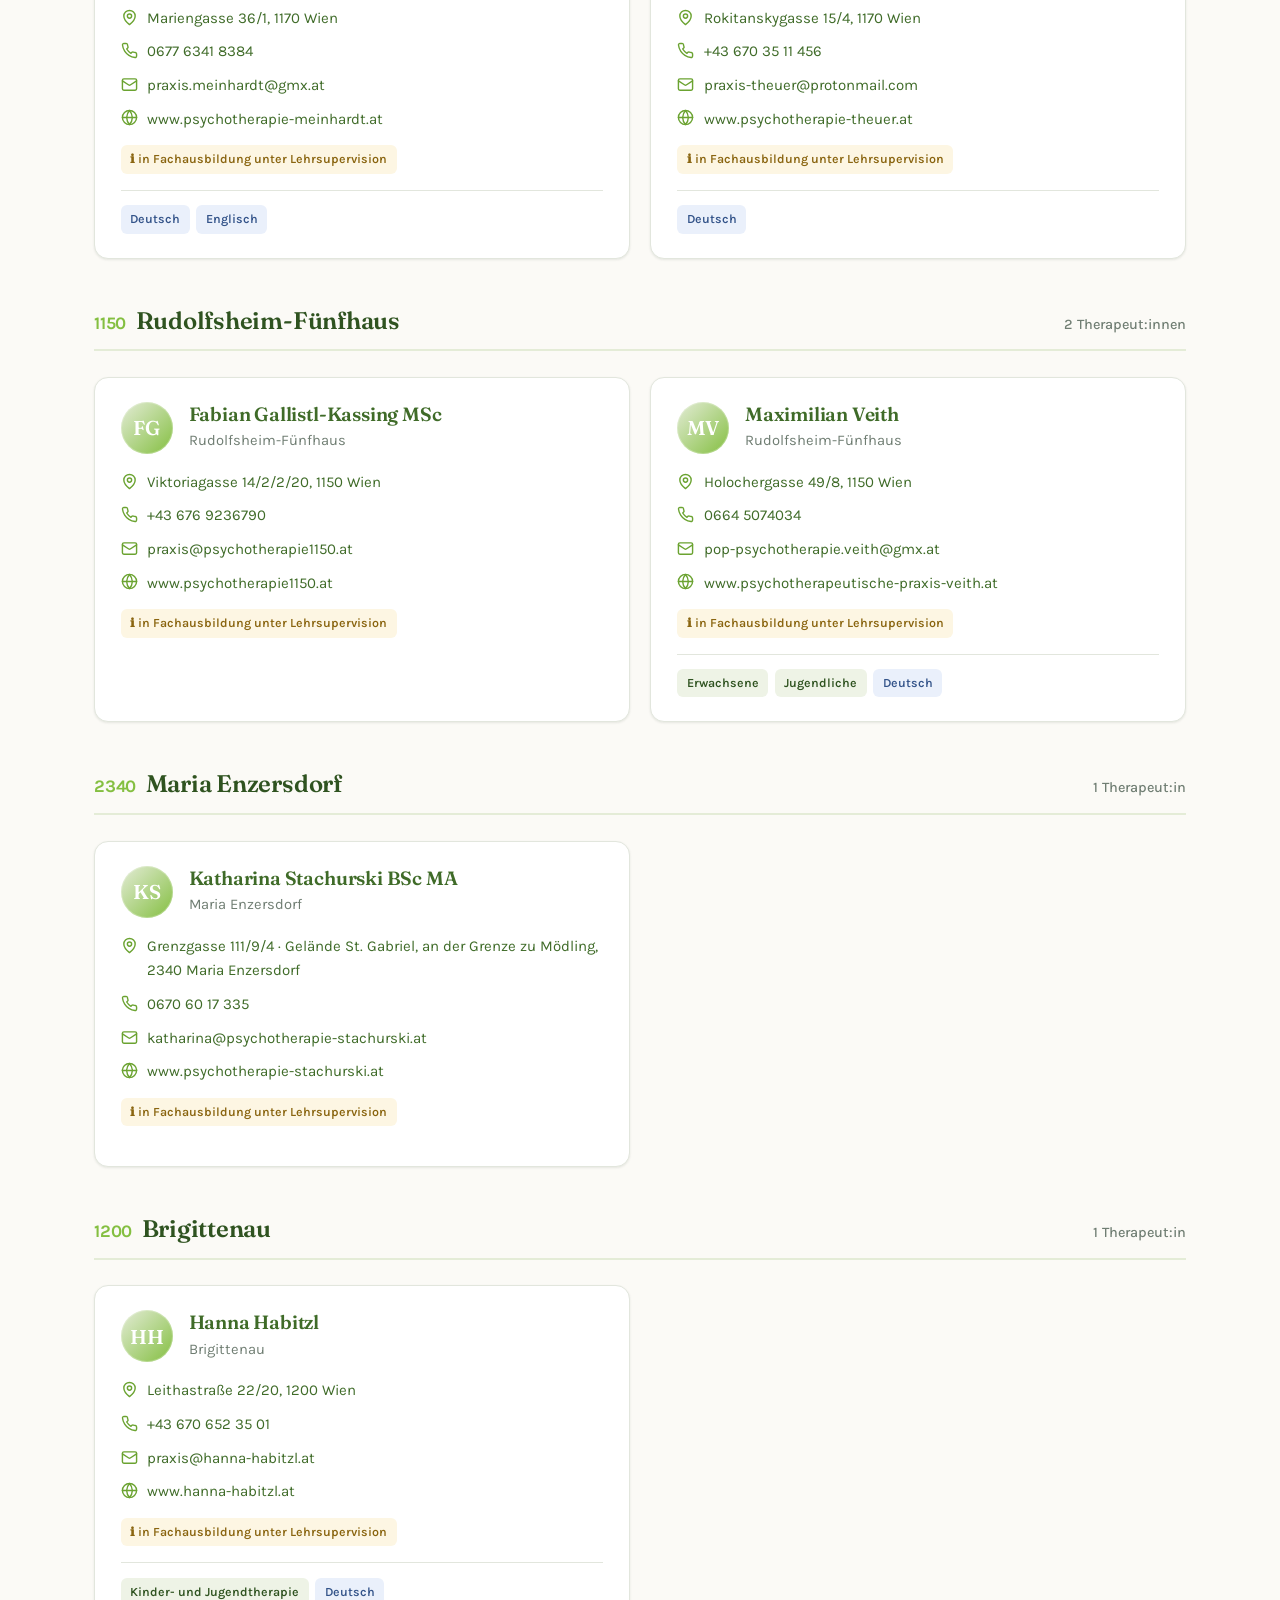
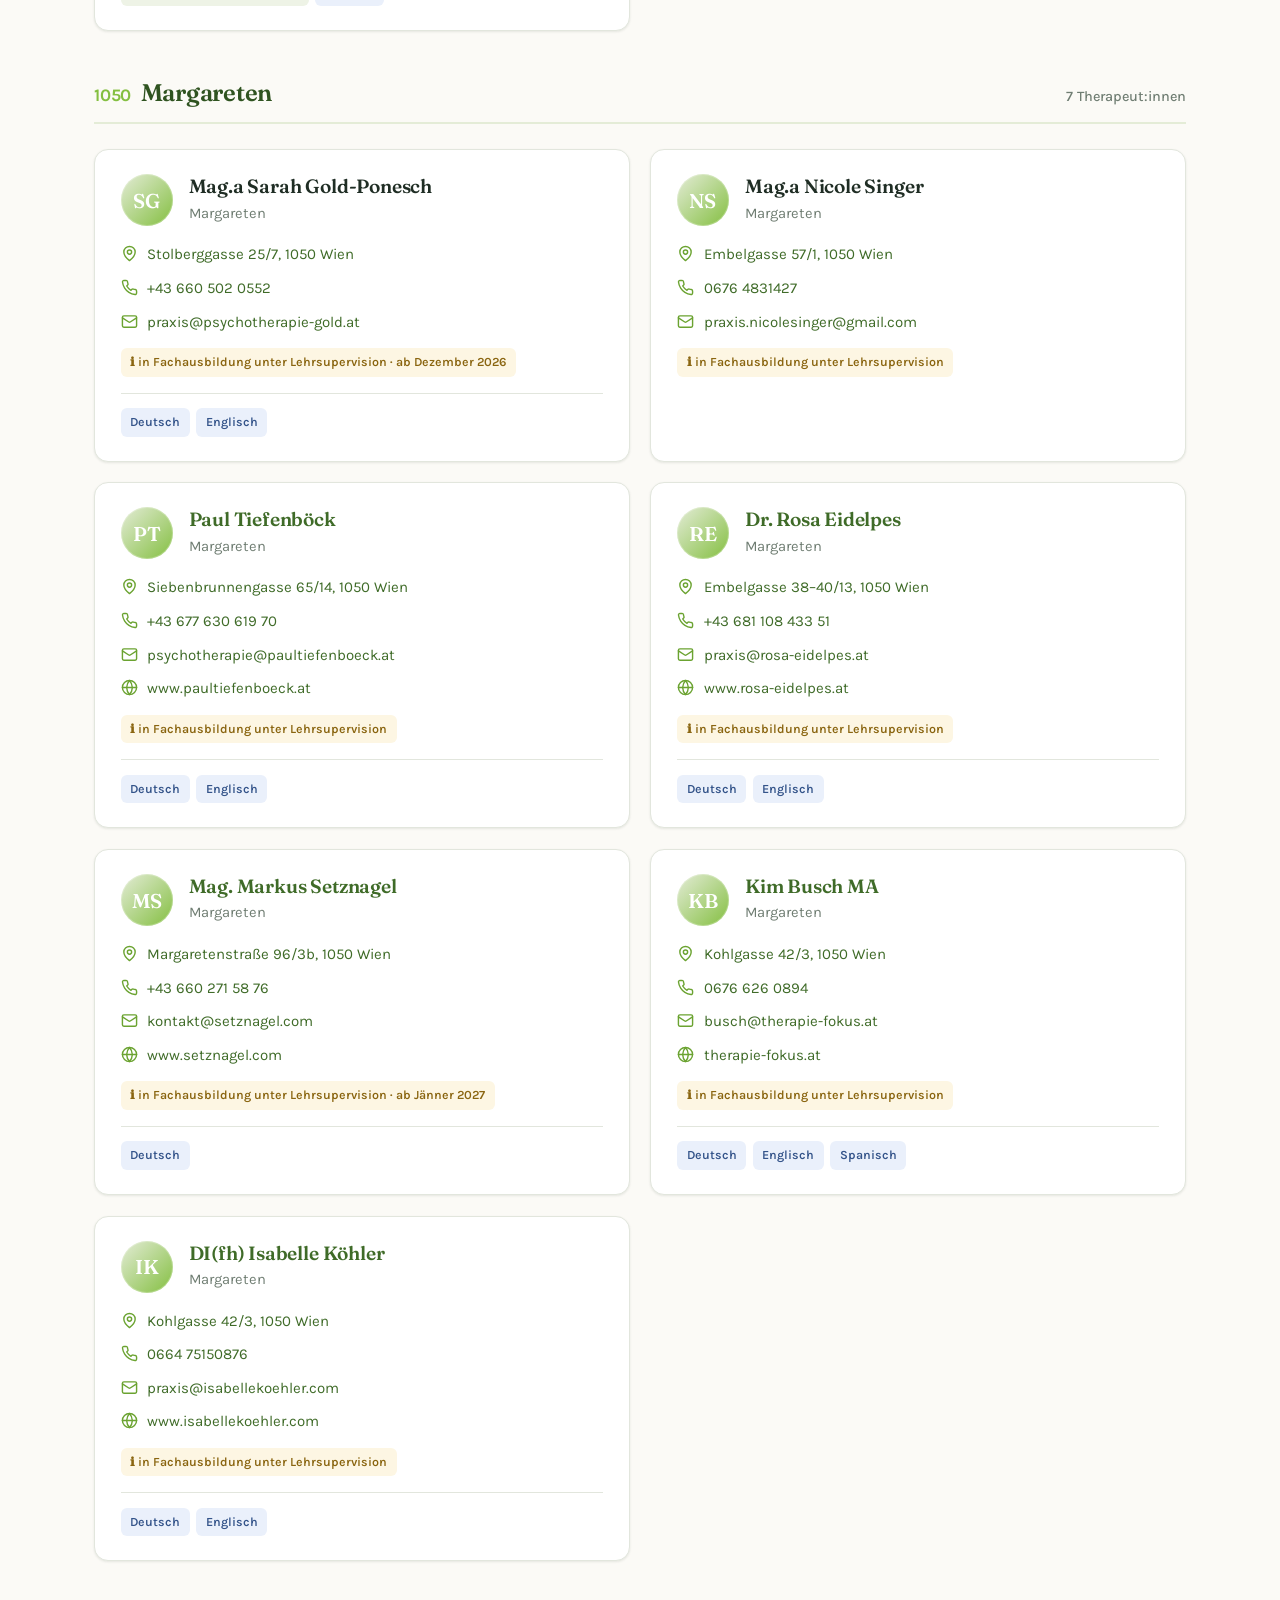
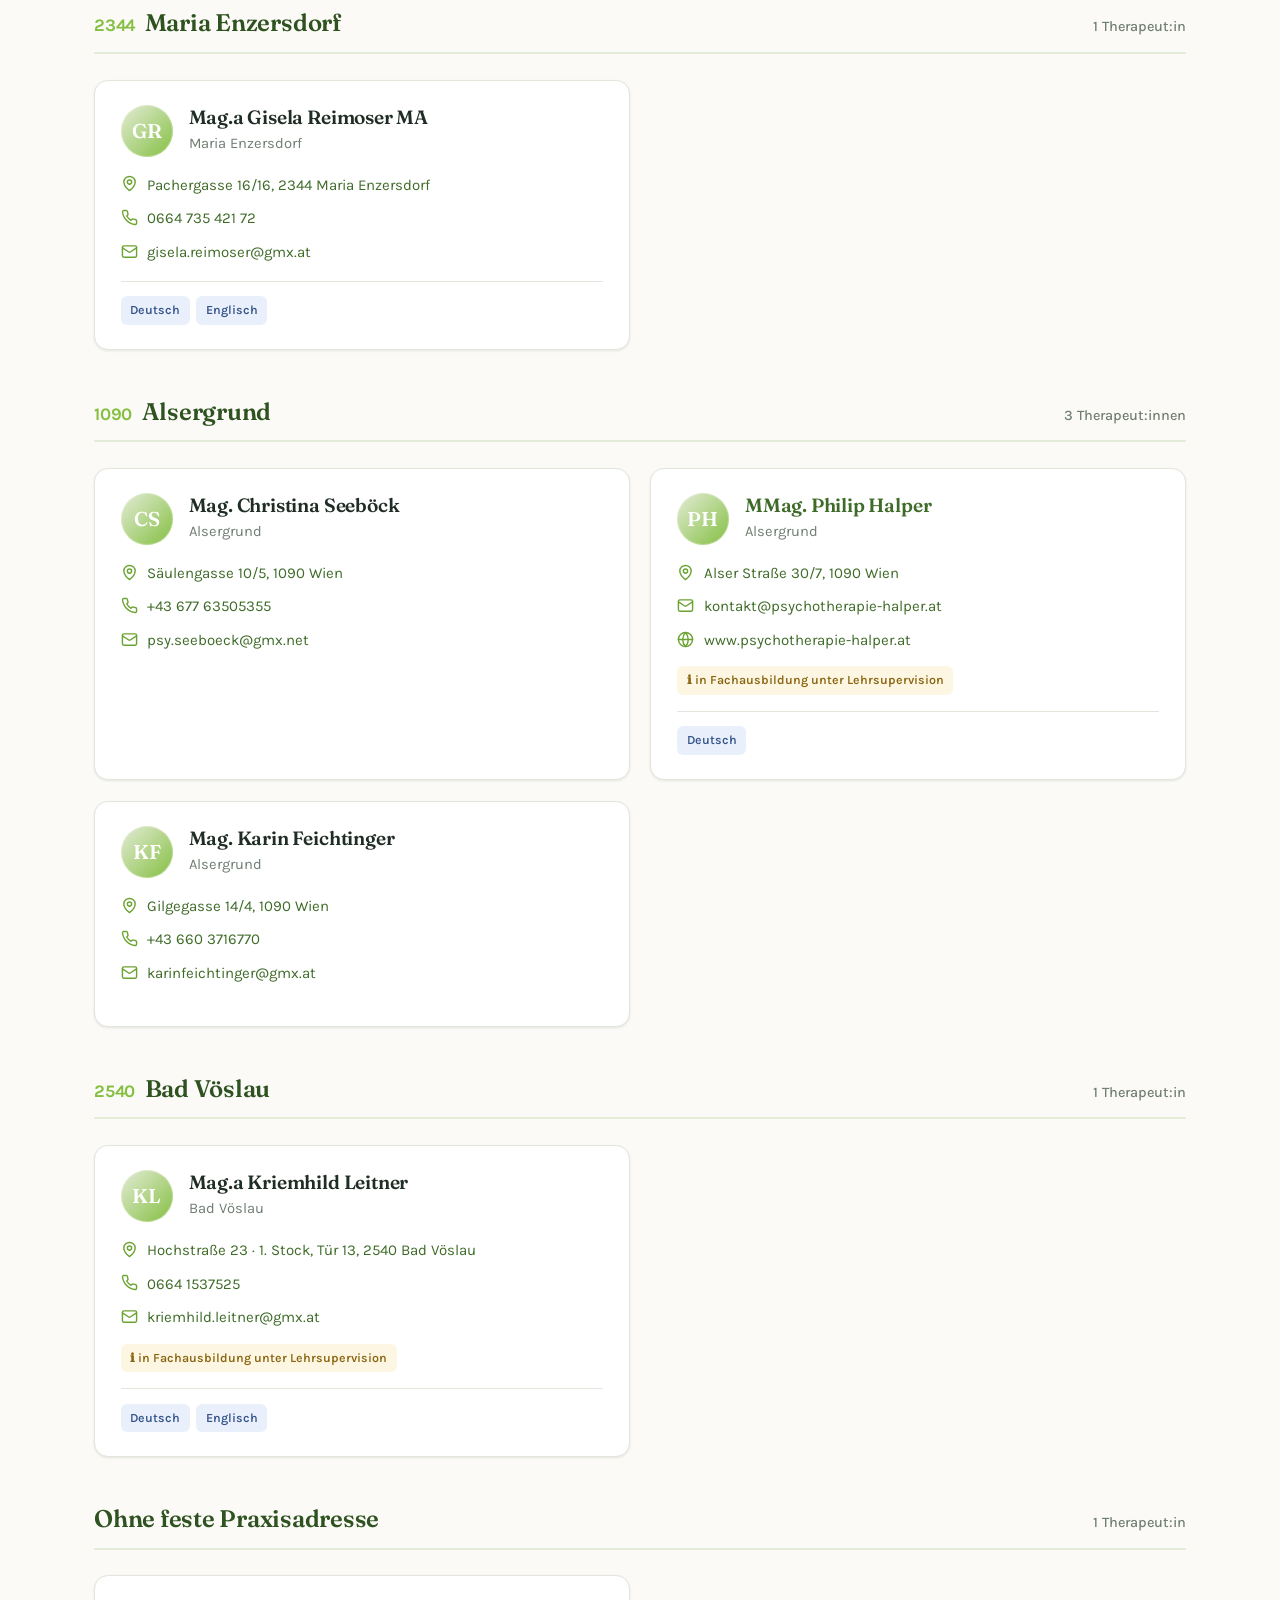
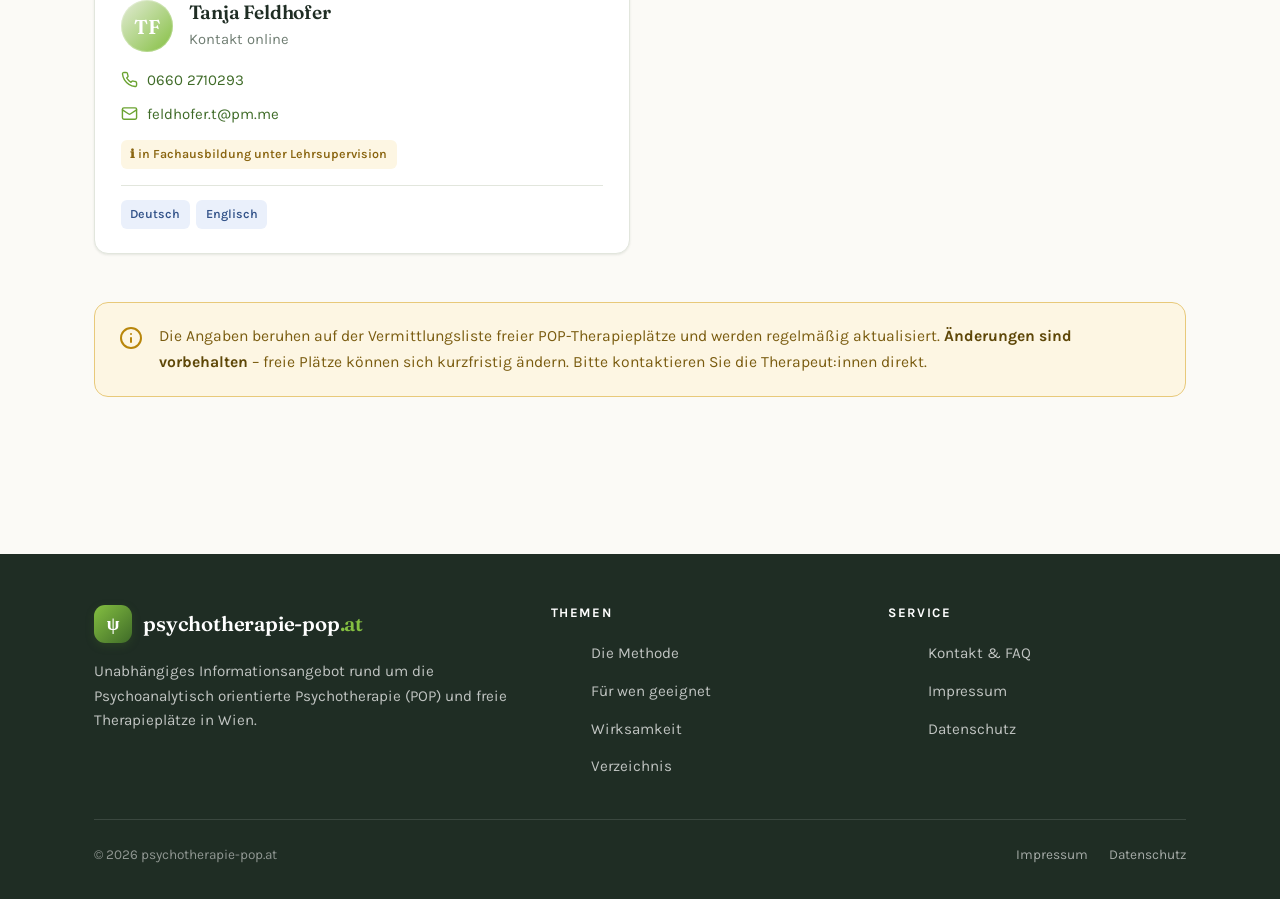
<file: verzeichnis.html>
<!DOCTYPE html>
<html lang="de">
<head>
  <meta charset="UTF-8">
  <meta name="viewport" content="width=device-width, initial-scale=1.0">
  <title>Therapeut:innen-Verzeichnis nach Bezirken | psychotherapie-pop.at</title>
  <meta name="description" content="Aktuelles Verzeichnis von POP-Therapeut:innen mit freien Therapieplätzen in Wien – sortiert nach Bezirken, mit Adresse, Telefon, E-Mail, Sprachen und Schwerpunkten. Mit Suche und Bezirksfilter.">
  <link rel="canonical" href="https://psychotherapie-pop.at/verzeichnis.html">
  <meta property="og:type" content="website">
  <meta property="og:title" content="POP-Therapeut:innen mit freien Plätzen in Wien">
  <meta property="og:description" content="Verzeichnis von POP-Therapeut:innen nach Bezirken sortiert – mit Suche, Filter und Kontaktdaten.">
  <meta property="og:url" content="https://psychotherapie-pop.at/verzeichnis.html">
  <meta property="og:locale" content="de_AT">
  <meta name="theme-color" content="#84bf41">
  <link rel="stylesheet" href="css/styles.css">
  <link rel="icon" href="data:image/svg+xml,<svg xmlns='http://www.w3.org/2000/svg' viewBox='0 0 100 100'><rect width='100' height='100' rx='24' fill='%2384bf41'/><text x='50' y='72' font-size='64' text-anchor='middle' fill='white' font-family='Georgia,serif'>%CF%88</text></svg>">
  <!-- BUILD:schema --><script type="application/ld+json" id="dir-schema">{"@context":"https://schema.org","@type":"ItemList","name":"POP-Therapeut:innen mit freien Therapieplätzen in Wien","itemListElement":[{"@type":"ListItem","position":1,"item":{"@type":["MedicalBusiness","Psychiatric"],"name":"Mag.a Sabine Blauhut","medicalSpecialty":"Psychotherapy","description":"Psychoanalytisch orientierte Psychotherapie (POP)","address":{"@type":"PostalAddress","streetAddress":"Hegelgasse 19/11","postalCode":"1010","addressLocality":"Wien","addressCountry":"AT"},"telephone":"+43 677 636 020 60","email":"info@psychotherapie-blauhut.at","url":"https://www.psychotherapie-blauhut.at"}},{"@type":"ListItem","position":2,"item":{"@type":["MedicalBusiness","Psychiatric"],"name":"Sandra Bär Heuer","medicalSpecialty":"Psychotherapy","description":"Psychoanalytisch orientierte Psychotherapie (POP)","address":{"@type":"PostalAddress","streetAddress":"Laurenzerberg 1/29","postalCode":"1010","addressLocality":"Wien","addressCountry":"AT"},"telephone":"+43 699 1 968 67 27","email":"kontakt@praxis-baerheuer.at","url":"https://www.praxis-baerheuer.at","availableLanguage":["Deutsch","Englisch"]}},{"@type":"ListItem","position":3,"item":{"@type":["MedicalBusiness","Psychiatric"],"name":"Laura Greber","medicalSpecialty":"Psychotherapy","description":"Psychoanalytisch orientierte Psychotherapie (POP)","address":{"@type":"PostalAddress","streetAddress":"Tiefer Graben 8–10/9","postalCode":"1010","addressLocality":"Wien","addressCountry":"AT"},"telephone":"+43 670 55 11 993","email":"praxis@psychotherapie-greber.at","url":"https://www.psychotherapie-greber.at/","availableLanguage":["Deutsch","Englisch"]}},{"@type":"ListItem","position":4,"item":{"@type":["MedicalBusiness","Psychiatric"],"name":"Prof. Lamija Muzurović MAS","medicalSpecialty":"Psychotherapy","description":"Psychoanalytisch orientierte Psychotherapie (POP) — Angst, Depression, somatoforme Störungen, chronische Krankheiten, Interkulturalität, Traumatisierung und Belastungsstörungen","address":{"@type":"PostalAddress","streetAddress":"Salvatorgasse 10/6/2","postalCode":"1010","addressLocality":"Wien","addressCountry":"AT"},"telephone":"+43 1 40565 39","email":"lamija@muzurovic.eu","url":"https://www.muzurovic.eu","availableLanguage":["Bosnisch/Kroatisch/Serbisch","Deutsch","Englisch","Russisch"]}},{"@type":"ListItem","position":5,"item":{"@type":["MedicalBusiness","Psychiatric"],"name":"MMag. Karoline Presich","medicalSpecialty":"Psychotherapy","description":"Psychoanalytisch orientierte Psychotherapie (POP)","address":{"@type":"PostalAddress","streetAddress":"Ebendorferstraße 10/6a","postalCode":"1010","addressLocality":"Wien","addressCountry":"AT"},"email":"contact@karolinepresich.com","url":"https://www.karolinepresich.com","availableLanguage":["Deutsch","Englisch","Spanisch"]}},{"@type":"ListItem","position":6,"item":{"@type":["MedicalBusiness","Psychiatric"],"name":"Mag. Oliver Wojtech","medicalSpecialty":"Psychotherapy","description":"Psychoanalytisch orientierte Psychotherapie (POP) — Traumatherapie, Sucht, LGBTQIA+","address":{"@type":"PostalAddress","streetAddress":"Salvatorgasse 10/6/2","postalCode":"1010","addressLocality":"Wien","addressCountry":"AT"},"telephone":"0664 1017023","email":"praxis@wojtech.at","url":"https://wojtech.at","availableLanguage":["Deutsch","Englisch"]}},{"@type":"ListItem","position":7,"item":{"@type":["MedicalBusiness","Psychiatric"],"name":"Dott. Mag. Carlo Zichittella","medicalSpecialty":"Psychotherapy","description":"Psychoanalytisch orientierte Psychotherapie (POP)","address":{"@type":"PostalAddress","streetAddress":"Wollzeile 31/13","postalCode":"1010","addressLocality":"Wien","addressCountry":"AT"},"telephone":"+43 660 493 7127","email":"praxis@carlozichittella.at","url":"https://www.carlozichittella.at","availableLanguage":["Deutsch","Italienisch (Muttersprache)","Englisch","Französisch (passiv)"]}},{"@type":"ListItem","position":8,"item":{"@type":["MedicalBusiness","Psychiatric"],"name":"Dr. Margarethe Engelhardt-Krajanek","medicalSpecialty":"Psychotherapy","description":"Psychoanalytisch orientierte Psychotherapie (POP) — Traumatherapie, Persönlichkeitsstörungen, Essstörungen","address":{"@type":"PostalAddress","streetAddress":"Negerlegasse 9/28","postalCode":"1020","addressLocality":"Wien","addressCountry":"AT"},"telephone":"+43 676 7534836","email":"margarethe.engelhardtkrajanek@gmail.com","url":"https://www.engelhardt-krajanek.at","availableLanguage":["Deutsch","Englisch"]}},{"@type":"ListItem","position":9,"item":{"@type":["MedicalBusiness","Psychiatric"],"name":"Lukas Kaindlstorfer MA MSc","medicalSpecialty":"Psychotherapy","description":"Psychoanalytisch orientierte Psychotherapie (POP)","address":{"@type":"PostalAddress","streetAddress":"Erlafstraße 7/42","postalCode":"1020","addressLocality":"Wien","addressCountry":"AT"},"telephone":"0670 190 42 50","email":"kontakt@praterpraxis.at","url":"https://www.praterpraxis.at"}},{"@type":"ListItem","position":10,"item":{"@type":["MedicalBusiness","Psychiatric"],"name":"Vera Molnar","medicalSpecialty":"Psychotherapy","description":"Psychoanalytisch orientierte Psychotherapie (POP)","address":{"@type":"PostalAddress","streetAddress":"Gredlerstraße 3/8a","postalCode":"1020","addressLocality":"Wien","addressCountry":"AT"},"telephone":"+43 664 4153164","email":"kontakt@veramolnar.at","url":"https://www.veramolnar.at","availableLanguage":["Deutsch"]}},{"@type":"ListItem","position":11,"item":{"@type":["MedicalBusiness","Psychiatric"],"name":"DDr. Doris Schneeberger","medicalSpecialty":"Psychotherapy","description":"Psychoanalytisch orientierte Psychotherapie (POP) — Erwachsene und Jugendliche, Paartherapie, Sexualtherapie","address":{"@type":"PostalAddress","streetAddress":"Vorgartenstraße 219/1/1","postalCode":"1020","addressLocality":"Wien","addressCountry":"AT"},"telephone":"+43 676 421 430 5","email":"office@psychotherapie-ds.com","url":"https://www.psychotherapie-ds.com/","availableLanguage":["Deutsch","Englisch"]}},{"@type":"ListItem","position":12,"item":{"@type":["MedicalBusiness","Psychiatric"],"name":"Leonie Seibold BA MA","medicalSpecialty":"Psychotherapy","description":"Psychoanalytisch orientierte Psychotherapie (POP)","address":{"@type":"PostalAddress","streetAddress":"Baumgasse 1/10","postalCode":"1030","addressLocality":"Wien","addressCountry":"AT"},"telephone":"0664 5071719","email":"kontakt@psychotherapie-seibold.at","url":"https://www.psychotherapie-seibold.at/","availableLanguage":["Deutsch"]}},{"@type":"ListItem","position":13,"item":{"@type":["MedicalBusiness","Psychiatric"],"name":"Mag.a Valerie Wiener","medicalSpecialty":"Psychotherapy","description":"Psychoanalytisch orientierte Psychotherapie (POP)","address":{"@type":"PostalAddress","streetAddress":"Reisnerstraße 5/1/20B","postalCode":"1030","addressLocality":"Wien","addressCountry":"AT"},"telephone":"+43 664 75140442","email":"praxis.wiener@outlook.com","url":"https://www.psychotherapie-wiener.com"}},{"@type":"ListItem","position":14,"item":{"@type":["MedicalBusiness","Psychiatric"],"name":"Stefan Artner BSc BSc MSc","medicalSpecialty":"Psychotherapy","description":"Psychoanalytisch orientierte Psychotherapie (POP)","address":{"@type":"PostalAddress","streetAddress":"Favoritenstraße 17/2/4","postalCode":"1040","addressLocality":"Wien","addressCountry":"AT"},"telephone":"+43 681 20357834","email":"praxisartner@proton.me","url":"https://www.stefan-artner.at","availableLanguage":["Deutsch","Englisch"]}},{"@type":"ListItem","position":15,"item":{"@type":["MedicalBusiness","Psychiatric"],"name":"Mag. Nadia Jonigkeit MA","medicalSpecialty":"Psychotherapy","description":"Psychoanalytisch orientierte Psychotherapie (POP)","address":{"@type":"PostalAddress","streetAddress":"Favoritenstraße 17/2/14","postalCode":"1040","addressLocality":"Wien","addressCountry":"AT"},"telephone":"+43 676 91 15 528","email":"jonigkeit@therapie-couch.at","url":"https://www.therapie-couch.at"}},{"@type":"ListItem","position":16,"item":{"@type":["MedicalBusiness","Psychiatric"],"name":"Konstanze Karolyi-Vartok","medicalSpecialty":"Psychotherapy","description":"Psychoanalytisch orientierte Psychotherapie (POP) — Jugendliche, Erwachsene","address":{"@type":"PostalAddress","streetAddress":"Rubensgasse 1/12","postalCode":"1040","addressLocality":"Wien","addressCountry":"AT"},"telephone":"0677 645 72 608","email":"k.karolyi.vartok@gmail.com","availableLanguage":["Deutsch","Englisch"]}},{"@type":"ListItem","position":17,"item":{"@type":["MedicalBusiness","Psychiatric"],"name":"Mag.a Gabriele Königsecker","medicalSpecialty":"Psychotherapy","description":"Psychoanalytisch orientierte Psychotherapie (POP)","address":{"@type":"PostalAddress","streetAddress":"Schleifmühlgasse 5/10","postalCode":"1040","addressLocality":"Wien","addressCountry":"AT"},"telephone":"+43 676 3103371","email":"office@praxis-koenigsecker.at","url":"https://www.praxis-koenigsecker.at","availableLanguage":["Deutsch"]}},{"@type":"ListItem","position":18,"item":{"@type":["MedicalBusiness","Psychiatric"],"name":"Kim Busch MA","medicalSpecialty":"Psychotherapy","description":"Psychoanalytisch orientierte Psychotherapie (POP)","address":{"@type":"PostalAddress","streetAddress":"Kohlgasse 42/3","postalCode":"1050","addressLocality":"Wien","addressCountry":"AT"},"telephone":"0676 626 0894","email":"busch@therapie-fokus.at","url":"https://therapie-fokus.at","availableLanguage":["Deutsch","Englisch","Spanisch"]}},{"@type":"ListItem","position":19,"item":{"@type":["MedicalBusiness","Psychiatric"],"name":"Dr. Rosa Eidelpes","medicalSpecialty":"Psychotherapy","description":"Psychoanalytisch orientierte Psychotherapie (POP)","address":{"@type":"PostalAddress","streetAddress":"Embelgasse 38–40/13","postalCode":"1050","addressLocality":"Wien","addressCountry":"AT"},"telephone":"+43 681 108 433 51","email":"praxis@rosa-eidelpes.at","url":"https://www.rosa-eidelpes.at","availableLanguage":["Deutsch","Englisch"]}},{"@type":"ListItem","position":20,"item":{"@type":["MedicalBusiness","Psychiatric"],"name":"Mag.a Sarah Gold-Ponesch","medicalSpecialty":"Psychotherapy","description":"Psychoanalytisch orientierte Psychotherapie (POP)","address":{"@type":"PostalAddress","streetAddress":"Stolberggasse 25/7","postalCode":"1050","addressLocality":"Wien","addressCountry":"AT"},"telephone":"+43 660 502 0552","email":"praxis@psychotherapie-gold.at","availableLanguage":["Deutsch","Englisch"]}},{"@type":"ListItem","position":21,"item":{"@type":["MedicalBusiness","Psychiatric"],"name":"DI(fh) Isabelle Köhler","medicalSpecialty":"Psychotherapy","description":"Psychoanalytisch orientierte Psychotherapie (POP)","address":{"@type":"PostalAddress","streetAddress":"Kohlgasse 42/3","postalCode":"1050","addressLocality":"Wien","addressCountry":"AT"},"telephone":"0664 75150876","email":"praxis@isabellekoehler.com","url":"https://www.isabellekoehler.com","availableLanguage":["Deutsch","Englisch"]}},{"@type":"ListItem","position":22,"item":{"@type":["MedicalBusiness","Psychiatric"],"name":"Mag. Markus Setznagel","medicalSpecialty":"Psychotherapy","description":"Psychoanalytisch orientierte Psychotherapie (POP)","address":{"@type":"PostalAddress","streetAddress":"Margaretenstraße 96/3b","postalCode":"1050","addressLocality":"Wien","addressCountry":"AT"},"telephone":"+43 660 271 58 76","email":"kontakt@setznagel.com","url":"https://www.setznagel.com","availableLanguage":["Deutsch"]}},{"@type":"ListItem","position":23,"item":{"@type":["MedicalBusiness","Psychiatric"],"name":"Mag.a Nicole Singer","medicalSpecialty":"Psychotherapy","description":"Psychoanalytisch orientierte Psychotherapie (POP)","address":{"@type":"PostalAddress","streetAddress":"Embelgasse 57/1","postalCode":"1050","addressLocality":"Wien","addressCountry":"AT"},"telephone":"0676 4831427","email":"praxis.nicolesinger@gmail.com"}},{"@type":"ListItem","position":24,"item":{"@type":["MedicalBusiness","Psychiatric"],"name":"Paul Tiefenböck","medicalSpecialty":"Psychotherapy","description":"Psychoanalytisch orientierte Psychotherapie (POP)","address":{"@type":"PostalAddress","streetAddress":"Siebenbrunnengasse 65/14","postalCode":"1050","addressLocality":"Wien","addressCountry":"AT"},"telephone":"+43 677 630 619 70","email":"psychotherapie@paultiefenboeck.at","url":"https://www.paultiefenboeck.at","availableLanguage":["Deutsch","Englisch"]}},{"@type":"ListItem","position":25,"item":{"@type":["MedicalBusiness","Psychiatric"],"name":"Naser Ayub Abuhelou BA","medicalSpecialty":"Psychotherapy","description":"Psychoanalytisch orientierte Psychotherapie (POP)","address":{"@type":"PostalAddress","streetAddress":"Stumpergasse 48/18","postalCode":"1060","addressLocality":"Wien","addressCountry":"AT"},"telephone":"0676 5500748","email":"n.abuhelou@me.com","availableLanguage":["Deutsch","Arabisch","Englisch"]}},{"@type":"ListItem","position":26,"item":{"@type":["MedicalBusiness","Psychiatric"],"name":"Mag. Holger Kekeisen","medicalSpecialty":"Psychotherapy","description":"Psychoanalytisch orientierte Psychotherapie (POP)","address":{"@type":"PostalAddress","streetAddress":"Mariahilfer Straße 53/2/3/24","postalCode":"1060","addressLocality":"Wien","addressCountry":"AT"},"telephone":"0677 631 736 12","email":"praxis@holgerkekeisen.com","availableLanguage":["Deutsch"]}},{"@type":"ListItem","position":27,"item":{"@type":["MedicalBusiness","Psychiatric"],"name":"MMag. Katharina Ortner","medicalSpecialty":"Psychotherapy","description":"Psychoanalytisch orientierte Psychotherapie (POP)","address":{"@type":"PostalAddress","streetAddress":"Stumpergasse 11/12","postalCode":"1060","addressLocality":"Wien","addressCountry":"AT"},"telephone":"0664 93242885","email":"ortner@psychotherapie-mariahilf.at","availableLanguage":["Deutsch"]}},{"@type":"ListItem","position":28,"item":{"@type":["MedicalBusiness","Psychiatric"],"name":"Maaike Kohler","medicalSpecialty":"Psychotherapy","description":"Psychoanalytisch orientierte Psychotherapie (POP)","address":{"@type":"PostalAddress","streetAddress":"Zollergasse 15/8","postalCode":"1070","addressLocality":"Wien","addressCountry":"AT"},"telephone":"+43 681 844 48 815","email":"office@maaikekohler.at","url":"https://www.maaikekohler.at","availableLanguage":["Deutsch","Niederländisch","Englisch"]}},{"@type":"ListItem","position":29,"item":{"@type":["MedicalBusiness","Psychiatric"],"name":"Andreas Lehrner","medicalSpecialty":"Psychotherapy","description":"Psychoanalytisch orientierte Psychotherapie (POP)","address":{"@type":"PostalAddress","streetAddress":"Bandgasse 34/3","postalCode":"1070","addressLocality":"Wien","addressCountry":"AT"},"telephone":"0681 203 21 303","email":"andreas.lehrner@gmx.at","url":"https://www.psychotherapie-lehrner.at","availableLanguage":["Deutsch","Englisch"]}},{"@type":"ListItem","position":30,"item":{"@type":["MedicalBusiness","Psychiatric"],"name":"Elisa Wesely MSc","medicalSpecialty":"Psychotherapy","description":"Psychoanalytisch orientierte Psychotherapie (POP)","address":{"@type":"PostalAddress","streetAddress":"Bandgasse 34/3","postalCode":"1070","addressLocality":"Wien","addressCountry":"AT"},"telephone":"0680 1608876","email":"praxis@psychotherapie-wesely.at","url":"https://www.psychotherapie-wesely.at","availableLanguage":["Deutsch","Englisch"]}},{"@type":"ListItem","position":31,"item":{"@type":["MedicalBusiness","Psychiatric"],"name":"Katrin Anzirk","medicalSpecialty":"Psychotherapy","description":"Psychoanalytisch orientierte Psychotherapie (POP)","address":{"@type":"PostalAddress","streetAddress":"Wickenburggasse 15","postalCode":"1080","addressLocality":"Wien","addressCountry":"AT"},"telephone":"0650 2700580","email":"katrin.anzirk@gmx.at","url":"https://www.psychologie-anzirk.at"}},{"@type":"ListItem","position":32,"item":{"@type":["MedicalBusiness","Psychiatric"],"name":"Bianca Arthofer","medicalSpecialty":"Psychotherapy","description":"Psychoanalytisch orientierte Psychotherapie (POP)","address":{"@type":"PostalAddress","streetAddress":"Schlösselgasse 11/22","postalCode":"1080","addressLocality":"Wien","addressCountry":"AT"},"telephone":"+43 670 5556614","email":"kontakt@diepsychotherapeutin-wien.com","url":"https://www.diepsychotherapeutin-wien.com","availableLanguage":["Deutsch"]}},{"@type":"ListItem","position":33,"item":{"@type":["MedicalBusiness","Psychiatric"],"name":"Mag.a Susanne Buchinger","medicalSpecialty":"Psychotherapy","description":"Psychoanalytisch orientierte Psychotherapie (POP)","address":{"@type":"PostalAddress","streetAddress":"Bennoplatz 6/10","postalCode":"1080","addressLocality":"Wien","addressCountry":"AT"},"telephone":"0677 639 650 03","email":"buchinger-praxis@gmx.at"}},{"@type":"ListItem","position":34,"item":{"@type":["MedicalBusiness","Psychiatric"],"name":"Mag. Karin Feichtinger","medicalSpecialty":"Psychotherapy","description":"Psychoanalytisch orientierte Psychotherapie (POP)","address":{"@type":"PostalAddress","streetAddress":"Gilgegasse 14/4","postalCode":"1090","addressLocality":"Wien","addressCountry":"AT"},"telephone":"+43 660 3716770","email":"karinfeichtinger@gmx.at"}},{"@type":"ListItem","position":35,"item":{"@type":["MedicalBusiness","Psychiatric"],"name":"MMag. Philip Halper","medicalSpecialty":"Psychotherapy","description":"Psychoanalytisch orientierte Psychotherapie (POP)","address":{"@type":"PostalAddress","streetAddress":"Alser Straße 30/7","postalCode":"1090","addressLocality":"Wien","addressCountry":"AT"},"email":"kontakt@psychotherapie-halper.at","url":"https://www.psychotherapie-halper.at","availableLanguage":["Deutsch"]}},{"@type":"ListItem","position":36,"item":{"@type":["MedicalBusiness","Psychiatric"],"name":"Mag. Christina Seeböck","medicalSpecialty":"Psychotherapy","description":"Psychoanalytisch orientierte Psychotherapie (POP)","address":{"@type":"PostalAddress","streetAddress":"Säulengasse 10/5","postalCode":"1090","addressLocality":"Wien","addressCountry":"AT"},"telephone":"+43 677 63505355","email":"psy.seeboeck@gmx.net"}},{"@type":"ListItem","position":37,"item":{"@type":["MedicalBusiness","Psychiatric"],"name":"Dr. Alexander Haselgruber MSc","medicalSpecialty":"Psychotherapy","description":"Psychoanalytisch orientierte Psychotherapie (POP)","address":{"@type":"PostalAddress","streetAddress":"Knöllgasse 32/3","postalCode":"1100","addressLocality":"Wien","addressCountry":"AT"},"telephone":"+43 681 81 69 47 83","email":"praxis@alexander-haselgruber.at","url":"https://www.alexander-haselgruber.at","availableLanguage":["Deutsch","Englisch"]}},{"@type":"ListItem","position":38,"item":{"@type":["MedicalBusiness","Psychiatric"],"name":"Matthias Monreal MSc","medicalSpecialty":"Psychotherapy","description":"Psychoanalytisch orientierte Psychotherapie (POP)","address":{"@type":"PostalAddress","streetAddress":"Alfred-Adler-Straße 12","postalCode":"1100","addressLocality":"Wien","addressCountry":"AT"},"telephone":"0676 32 32 882","email":"praxis@matthiasmonreal.com","url":"https://www.matthiasmonreal.com","availableLanguage":["Deutsch","Englisch"]}},{"@type":"ListItem","position":39,"item":{"@type":["MedicalBusiness","Psychiatric"],"name":"Mag. Susanna Degenfeld-Schonburg","medicalSpecialty":"Psychotherapy","description":"Psychoanalytisch orientierte Psychotherapie (POP)","address":{"@type":"PostalAddress","streetAddress":"Maxingstraße 4b/11","postalCode":"1130","addressLocality":"Wien","addressCountry":"AT"},"telephone":"0664 5716357","email":"susanna.degenfeld@a1.net"}},{"@type":"ListItem","position":40,"item":{"@type":["MedicalBusiness","Psychiatric"],"name":"Mag. Martina Kubacek","medicalSpecialty":"Psychotherapy","description":"Psychoanalytisch orientierte Psychotherapie (POP)","address":{"@type":"PostalAddress","streetAddress":"Schweizertalstraße 13/5","postalCode":"1130","addressLocality":"Wien","addressCountry":"AT"},"telephone":"0670 1 908 908","email":"praxis-kubacek@gmx.at","url":"https://www.praxis-kubacek.at","availableLanguage":["Deutsch"]}},{"@type":"ListItem","position":41,"item":{"@type":["MedicalBusiness","Psychiatric"],"name":"Vincenz Freund","medicalSpecialty":"Psychotherapy","description":"Psychoanalytisch orientierte Psychotherapie (POP)","address":{"@type":"PostalAddress","streetAddress":"Penzinger Straße 67/6","postalCode":"1140","addressLocality":"Wien","addressCountry":"AT"},"telephone":"+43 677 63996003","email":"praxis@freund-psychotherapie.at","url":"https://freund-psychotherapie.at","availableLanguage":["Deutsch"]}},{"@type":"ListItem","position":42,"item":{"@type":["MedicalBusiness","Psychiatric"],"name":"Eva Pollhammer","medicalSpecialty":"Psychotherapy","description":"Psychoanalytisch orientierte Psychotherapie (POP)","address":{"@type":"PostalAddress","streetAddress":"Cumberlandstraße 52/6","postalCode":"1140","addressLocality":"Wien","addressCountry":"AT"},"telephone":"0664 4208997","email":"praxis@psychotherapie-pollhammer.at","url":"https://www.psychotherapie-pollhammer.at/"}},{"@type":"ListItem","position":43,"item":{"@type":["MedicalBusiness","Psychiatric"],"name":"Fabian Gallistl-Kassing MSc","medicalSpecialty":"Psychotherapy","description":"Psychoanalytisch orientierte Psychotherapie (POP)","address":{"@type":"PostalAddress","streetAddress":"Viktoriagasse 14/2/2/20","postalCode":"1150","addressLocality":"Wien","addressCountry":"AT"},"telephone":"+43 676 9236790","email":"praxis@psychotherapie1150.at","url":"https://www.psychotherapie1150.at"}},{"@type":"ListItem","position":44,"item":{"@type":["MedicalBusiness","Psychiatric"],"name":"Maximilian Veith","medicalSpecialty":"Psychotherapy","description":"Psychoanalytisch orientierte Psychotherapie (POP) — Erwachsene, Jugendliche","address":{"@type":"PostalAddress","streetAddress":"Holochergasse 49/8","postalCode":"1150","addressLocality":"Wien","addressCountry":"AT"},"telephone":"0664 5074034","email":"pop-psychotherapie.veith@gmx.at","url":"https://www.psychotherapeutische-praxis-veith.at","availableLanguage":["Deutsch"]}},{"@type":"ListItem","position":45,"item":{"@type":["MedicalBusiness","Psychiatric"],"name":"Sina Meinhardt MA","medicalSpecialty":"Psychotherapy","description":"Psychoanalytisch orientierte Psychotherapie (POP)","address":{"@type":"PostalAddress","streetAddress":"Mariengasse 36/1","postalCode":"1170","addressLocality":"Wien","addressCountry":"AT"},"telephone":"0677 6341 8384","email":"praxis.meinhardt@gmx.at","url":"https://www.psychotherapie-meinhardt.at","availableLanguage":["Deutsch","Englisch"]}},{"@type":"ListItem","position":46,"item":{"@type":["MedicalBusiness","Psychiatric"],"name":"Victoria Theuer BA MA","medicalSpecialty":"Psychotherapy","description":"Psychoanalytisch orientierte Psychotherapie (POP)","address":{"@type":"PostalAddress","streetAddress":"Rokitanskygasse 15/4","postalCode":"1170","addressLocality":"Wien","addressCountry":"AT"},"telephone":"+43 670 35 11 456","email":"praxis-theuer@protonmail.com","url":"https://www.psychotherapie-theuer.at","availableLanguage":["Deutsch"]}},{"@type":"ListItem","position":47,"item":{"@type":["MedicalBusiness","Psychiatric"],"name":"Clémentine Bénard-Zöchmeister","medicalSpecialty":"Psychotherapy","description":"Psychoanalytisch orientierte Psychotherapie (POP)","address":{"@type":"PostalAddress","streetAddress":"Staudgasse 13","postalCode":"1180","addressLocality":"Wien","addressCountry":"AT"},"telephone":"+43 699 19081570","email":"c.benard@yahoo.co.uk","url":"https://www.clementinebenard.com","availableLanguage":["Deutsch","Französisch","Englisch"]}},{"@type":"ListItem","position":48,"item":{"@type":["MedicalBusiness","Psychiatric"],"name":"Isabella Drozda","medicalSpecialty":"Psychotherapy","description":"Psychoanalytisch orientierte Psychotherapie (POP)","address":{"@type":"PostalAddress","streetAddress":"Gentzgasse 25/7","postalCode":"1180","addressLocality":"Wien","addressCountry":"AT"},"telephone":"0664 521 50 82","email":"isabella.drozda@gmail.com","availableLanguage":["Deutsch","Englisch"]}},{"@type":"ListItem","position":49,"item":{"@type":["MedicalBusiness","Psychiatric"],"name":"Hanna Habitzl","medicalSpecialty":"Psychotherapy","description":"Psychoanalytisch orientierte Psychotherapie (POP) — Kinder- und Jugendtherapie","address":{"@type":"PostalAddress","streetAddress":"Leithastraße 22/20","postalCode":"1200","addressLocality":"Wien","addressCountry":"AT"},"telephone":"+43 670 652 35 01","email":"praxis@hanna-habitzl.at","url":"https://www.hanna-habitzl.at","availableLanguage":["Deutsch"]}},{"@type":"ListItem","position":50,"item":{"@type":["MedicalBusiness","Psychiatric"],"name":"Katharina Skoumal-Peterbauer MA","medicalSpecialty":"Psychotherapy","description":"Psychoanalytisch orientierte Psychotherapie (POP)","address":{"@type":"PostalAddress","streetAddress":"Wimpffengasse 1","postalCode":"1220","addressLocality":"Wien","addressCountry":"AT"},"telephone":"+43 677 61996628","email":"ksp.therapie@gmail.com","url":"https://www.ksp-therapie.at","availableLanguage":["Deutsch","Englisch"]}},{"@type":"ListItem","position":51,"item":{"@type":["MedicalBusiness","Psychiatric"],"name":"Tanja Amann-Halder","medicalSpecialty":"Psychotherapy","description":"Psychoanalytisch orientierte Psychotherapie (POP)","address":{"@type":"PostalAddress","streetAddress":"Haeckelstraße 1/16","postalCode":"1230","addressLocality":"Wien","addressCountry":"AT"},"telephone":"+43 676 522 89 69","email":"tanja.amann@aon.at","url":"https://www.praxisamannhalder.at","availableLanguage":["Deutsch"]}},{"@type":"ListItem","position":52,"item":{"@type":["MedicalBusiness","Psychiatric"],"name":"Katharina Stachurski BSc MA","medicalSpecialty":"Psychotherapy","description":"Psychoanalytisch orientierte Psychotherapie (POP)","address":{"@type":"PostalAddress","streetAddress":"Grenzgasse 111/9/4","postalCode":"2340","addressLocality":"Maria Enzersdorf","addressCountry":"AT"},"telephone":"0670 60 17 335","email":"katharina@psychotherapie-stachurski.at","url":"https://www.psychotherapie-stachurski.at"}},{"@type":"ListItem","position":53,"item":{"@type":["MedicalBusiness","Psychiatric"],"name":"Mag.a Gisela Reimoser MA","medicalSpecialty":"Psychotherapy","description":"Psychoanalytisch orientierte Psychotherapie (POP)","address":{"@type":"PostalAddress","streetAddress":"Pachergasse 16/16","postalCode":"2344","addressLocality":"Maria Enzersdorf","addressCountry":"AT"},"telephone":"0664 735 421 72","email":"gisela.reimoser@gmx.at","availableLanguage":["Deutsch","Englisch"]}},{"@type":"ListItem","position":54,"item":{"@type":["MedicalBusiness","Psychiatric"],"name":"Mag.a Kriemhild Leitner","medicalSpecialty":"Psychotherapy","description":"Psychoanalytisch orientierte Psychotherapie (POP)","address":{"@type":"PostalAddress","streetAddress":"Hochstraße 23","postalCode":"2540","addressLocality":"Bad Vöslau","addressCountry":"AT"},"telephone":"0664 1537525","email":"kriemhild.leitner@gmx.at","availableLanguage":["Deutsch","Englisch"]}},{"@type":"ListItem","position":55,"item":{"@type":["MedicalBusiness","Psychiatric"],"name":"Tanja Feldhofer","medicalSpecialty":"Psychotherapy","description":"Psychoanalytisch orientierte Psychotherapie (POP)","telephone":"0660 2710293","email":"feldhofer.t@pm.me","availableLanguage":["Deutsch","Englisch"]}}]}</script><!-- /BUILD:schema -->
</head>
<body>
  <a class="skip-link" href="#inhalt">Zum Inhalt springen</a>

  <header class="site-header">
    <nav class="nav wrap" aria-label="Hauptnavigation">
      <a href="index.html" class="brand">
        <span class="mark" aria-hidden="true">ψ</span>
        <span>psychotherapie-pop<span class="tld">.at</span></span>
      </a>
      <button class="nav-toggle" aria-label="Menü öffnen" aria-expanded="false">
        <svg viewBox="0 0 24 24" fill="none" stroke="currentColor" stroke-width="2" stroke-linecap="round"><path d="M4 6h16M4 12h16M4 18h16"/></svg>
      </button>
      <ul class="nav-links">
        <li><a href="index.html">Start</a></li>
        <li><a href="pop-methode.html">Die Methode</a></li>
        <li><a href="fuer-wen.html">Für wen</a></li>
        <li><a href="wirksamkeit.html">Wirksamkeit</a></li>
        <li><a href="verzeichnis.html" class="active">Verzeichnis</a></li>
        <li><a href="verzeichnis.html" class="cta">Therapieplatz finden</a></li>
      </ul>
    </nav>
  </header>

  <main id="inhalt">
    <div class="wrap">
      <nav class="breadcrumb" aria-label="Brotkrümel">
        <ol>
          <li><a href="index.html">Start</a></li>
          <li aria-current="page">Verzeichnis</li>
        </ol>
      </nav>
    </div>

    <!-- Intro -->
    <section style="padding-block:1.5rem 1rem">
      <div class="wrap">
        <p class="eyebrow">Freie Therapieplätze in Wien</p>
        <h1 style="font-size:clamp(2rem,4.5vw,3rem);margin-bottom:.9rem">Therapeut:innen-Verzeichnis</h1>
        <p style="max-width:640px;color:var(--ink-soft);font-size:1.12rem">
          POP-Therapeut:innen mit freien Plätzen, gruppiert nach Wiener Bezirken. Die
          Reihenfolge der Bezirke wird bei jedem Aufruf zufällig angeordnet – so wird niemand
          bevorzugt. Nutzen Sie die Suche oder filtern Sie nach Bezirk. Stand der Liste:
          <strong data-list-date>Winter 2026</strong>.
        </p>
      </div>
    </section>

    <section style="padding-bottom:4rem">
      <div class="wrap">

        <!-- Toolbar: Suche -->
        <div class="dir-toolbar">
          <div class="dir-search">
            <svg viewBox="0 0 24 24" fill="none" stroke="currentColor" stroke-width="2" stroke-linecap="round" stroke-linejoin="round"><circle cx="11" cy="11" r="8"/><path d="m21 21-4.3-4.3"/></svg>
            <input id="dir-search" type="search" placeholder="Suche nach Name, Bezirk, Sprache oder Schwerpunkt …" aria-label="Verzeichnis durchsuchen">
          </div>
          <span class="dir-count" id="dir-count" aria-live="polite"><!-- BUILD:count -->55 Einträge<!-- /BUILD:count --></span>
        </div>

        <!-- Bezirksfilter -->
        <div class="chips" id="dir-chips" role="group" aria-label="Nach Bezirk filtern"><!-- BUILD:chips --><button class="chip active" data-d="all">Alle Bezirke</button><button class="chip" data-d="1010">1010 Innere Stadt</button><button class="chip" data-d="1020">1020 Leopoldstadt</button><button class="chip" data-d="1030">1030 Landstraße</button><button class="chip" data-d="1040">1040 Wieden</button><button class="chip" data-d="1050">1050 Margareten</button><button class="chip" data-d="1060">1060 Mariahilf</button><button class="chip" data-d="1070">1070 Neubau</button><button class="chip" data-d="1080">1080 Josefstadt</button><button class="chip" data-d="1090">1090 Alsergrund</button><button class="chip" data-d="1100">1100 Favoriten</button><button class="chip" data-d="1130">1130 Hietzing</button><button class="chip" data-d="1140">1140 Penzing</button><button class="chip" data-d="1150">1150 Rudolfsheim-Fünfhaus</button><button class="chip" data-d="1170">1170 Hernals</button><button class="chip" data-d="1180">1180 Währing</button><button class="chip" data-d="1200">1200 Brigittenau</button><button class="chip" data-d="1220">1220 Donaustadt</button><button class="chip" data-d="1230">1230 Liesing</button><button class="chip" data-d="2340">2340 Maria Enzersdorf</button><button class="chip" data-d="2344">2344 Maria Enzersdorf</button><button class="chip" data-d="2540">2540 Bad Vöslau</button><button class="chip" data-d="online">Online</button><!-- /BUILD:chips --></div>

        <!-- Gruppen: fest erzeugt von tools/build-verzeichnis.js, im Browser per JS neu gemischt -->
        <div id="dir-groups"><!-- BUILD:groups --><section class="district" id="bz-1010"><div class="district-head"><h2><span class="plz">1010</span>Innere Stadt</h2><span class="cnt">7 Therapeut:innen</span></div><div class="therapist-grid"><article class="t-card"><div class="t-card-top"><div class="t-avatar" aria-hidden="true">SB</div><div><h3 class="t-name"><a href="https://www.psychotherapie-blauhut.at" target="_blank" rel="noopener">Mag.a Sabine Blauhut</a></h3><div class="t-address">Innere Stadt</div></div></div><div class="t-meta"><div class="t-row"><svg viewBox="0 0 24 24" fill="none" stroke="currentColor" stroke-width="2" stroke-linecap="round" stroke-linejoin="round"><path d="M20 10c0 6-8 12-8 12s-8-6-8-12a8 8 0 0 1 16 0Z"/><circle cx="12" cy="10" r="3"/></svg><a href="https://www.google.com/maps/search/?api=1&query=Hegelgasse%2019%2F11%2C%201010%20Wien" target="_blank" rel="noopener">Hegelgasse 19/11, 1010 Wien</a></div><div class="t-row"><svg viewBox="0 0 24 24" fill="none" stroke="currentColor" stroke-width="2" stroke-linecap="round" stroke-linejoin="round"><path d="M22 16.92v3a2 2 0 0 1-2.18 2 19.79 19.79 0 0 1-8.63-3.07 19.5 19.5 0 0 1-6-6 19.79 19.79 0 0 1-3.07-8.67A2 2 0 0 1 4.11 2h3a2 2 0 0 1 2 1.72c.13.96.36 1.9.7 2.81a2 2 0 0 1-.45 2.11L8.09 9.91a16 16 0 0 0 6 6l1.27-1.27a2 2 0 0 1 2.11-.45c.9.34 1.85.57 2.81.7A2 2 0 0 1 22 16.92Z"/></svg><a href="tel:+4367763602060">+43 677 636 020 60</a></div><div class="t-row"><svg viewBox="0 0 24 24" fill="none" stroke="currentColor" stroke-width="2" stroke-linecap="round" stroke-linejoin="round"><rect x="2" y="4" width="20" height="16" rx="2"/><path d="m22 7-8.97 5.7a1.94 1.94 0 0 1-2.06 0L2 7"/></svg><a href="mailto:info@psychotherapie-blauhut.at">info@psychotherapie-blauhut.at</a></div><div class="t-row"><svg viewBox="0 0 24 24" fill="none" stroke="currentColor" stroke-width="2" stroke-linecap="round" stroke-linejoin="round"><circle cx="12" cy="12" r="10"/><path d="M2 12h20"/><path d="M12 2a15.3 15.3 0 0 1 4 10 15.3 15.3 0 0 1-4 10 15.3 15.3 0 0 1-4-10 15.3 15.3 0 0 1 4-10Z"/></svg><a href="https://www.psychotherapie-blauhut.at" target="_blank" rel="noopener">www.psychotherapie-blauhut.at</a></div><div class="t-row" style="margin-top:.3rem"><span class="tag note">ℹ in Fachausbildung unter Lehrsupervision</span></div></div></article><article class="t-card"><div class="t-card-top"><div class="t-avatar" aria-hidden="true">LG</div><div><h3 class="t-name"><a href="https://www.psychotherapie-greber.at/" target="_blank" rel="noopener">Laura Greber</a></h3><div class="t-address">Innere Stadt</div></div></div><div class="t-meta"><div class="t-row"><svg viewBox="0 0 24 24" fill="none" stroke="currentColor" stroke-width="2" stroke-linecap="round" stroke-linejoin="round"><path d="M20 10c0 6-8 12-8 12s-8-6-8-12a8 8 0 0 1 16 0Z"/><circle cx="12" cy="10" r="3"/></svg><a href="https://www.google.com/maps/search/?api=1&query=Tiefer%20Graben%208%E2%80%9310%2F9%2C%201010%20Wien" target="_blank" rel="noopener">Tiefer Graben 8–10/9, 1010 Wien</a></div><div class="t-row"><svg viewBox="0 0 24 24" fill="none" stroke="currentColor" stroke-width="2" stroke-linecap="round" stroke-linejoin="round"><path d="M22 16.92v3a2 2 0 0 1-2.18 2 19.79 19.79 0 0 1-8.63-3.07 19.5 19.5 0 0 1-6-6 19.79 19.79 0 0 1-3.07-8.67A2 2 0 0 1 4.11 2h3a2 2 0 0 1 2 1.72c.13.96.36 1.9.7 2.81a2 2 0 0 1-.45 2.11L8.09 9.91a16 16 0 0 0 6 6l1.27-1.27a2 2 0 0 1 2.11-.45c.9.34 1.85.57 2.81.7A2 2 0 0 1 22 16.92Z"/></svg><a href="tel:+436705511993">+43 670 55 11 993</a></div><div class="t-row"><svg viewBox="0 0 24 24" fill="none" stroke="currentColor" stroke-width="2" stroke-linecap="round" stroke-linejoin="round"><rect x="2" y="4" width="20" height="16" rx="2"/><path d="m22 7-8.97 5.7a1.94 1.94 0 0 1-2.06 0L2 7"/></svg><a href="mailto:praxis@psychotherapie-greber.at">praxis@psychotherapie-greber.at</a></div><div class="t-row"><svg viewBox="0 0 24 24" fill="none" stroke="currentColor" stroke-width="2" stroke-linecap="round" stroke-linejoin="round"><circle cx="12" cy="12" r="10"/><path d="M2 12h20"/><path d="M12 2a15.3 15.3 0 0 1 4 10 15.3 15.3 0 0 1-4 10 15.3 15.3 0 0 1-4-10 15.3 15.3 0 0 1 4-10Z"/></svg><a href="https://www.psychotherapie-greber.at/" target="_blank" rel="noopener">www.psychotherapie-greber.at</a></div><div class="t-row" style="margin-top:.3rem"><span class="tag note">ℹ in Fachausbildung unter Lehrsupervision</span></div></div><div class="t-tags"><span class="tag lang">Deutsch</span><span class="tag lang">Englisch</span></div></article><article class="t-card"><div class="t-card-top"><div class="t-avatar" aria-hidden="true">SH</div><div><h3 class="t-name"><a href="https://www.praxis-baerheuer.at" target="_blank" rel="noopener">Sandra Bär Heuer</a></h3><div class="t-address">Innere Stadt</div></div></div><div class="t-meta"><div class="t-row"><svg viewBox="0 0 24 24" fill="none" stroke="currentColor" stroke-width="2" stroke-linecap="round" stroke-linejoin="round"><path d="M20 10c0 6-8 12-8 12s-8-6-8-12a8 8 0 0 1 16 0Z"/><circle cx="12" cy="10" r="3"/></svg><a href="https://www.google.com/maps/search/?api=1&query=Laurenzerberg%201%2F29%2C%201010%20Wien" target="_blank" rel="noopener">Laurenzerberg 1/29, 1010 Wien</a></div><div class="t-row"><svg viewBox="0 0 24 24" fill="none" stroke="currentColor" stroke-width="2" stroke-linecap="round" stroke-linejoin="round"><path d="M22 16.92v3a2 2 0 0 1-2.18 2 19.79 19.79 0 0 1-8.63-3.07 19.5 19.5 0 0 1-6-6 19.79 19.79 0 0 1-3.07-8.67A2 2 0 0 1 4.11 2h3a2 2 0 0 1 2 1.72c.13.96.36 1.9.7 2.81a2 2 0 0 1-.45 2.11L8.09 9.91a16 16 0 0 0 6 6l1.27-1.27a2 2 0 0 1 2.11-.45c.9.34 1.85.57 2.81.7A2 2 0 0 1 22 16.92Z"/></svg><a href="tel:+4369919686727">+43 699 1 968 67 27</a></div><div class="t-row"><svg viewBox="0 0 24 24" fill="none" stroke="currentColor" stroke-width="2" stroke-linecap="round" stroke-linejoin="round"><rect x="2" y="4" width="20" height="16" rx="2"/><path d="m22 7-8.97 5.7a1.94 1.94 0 0 1-2.06 0L2 7"/></svg><a href="mailto:kontakt@praxis-baerheuer.at">kontakt@praxis-baerheuer.at</a></div><div class="t-row"><svg viewBox="0 0 24 24" fill="none" stroke="currentColor" stroke-width="2" stroke-linecap="round" stroke-linejoin="round"><circle cx="12" cy="12" r="10"/><path d="M2 12h20"/><path d="M12 2a15.3 15.3 0 0 1 4 10 15.3 15.3 0 0 1-4 10 15.3 15.3 0 0 1-4-10 15.3 15.3 0 0 1 4-10Z"/></svg><a href="https://www.praxis-baerheuer.at" target="_blank" rel="noopener">www.praxis-baerheuer.at</a></div><div class="t-row" style="margin-top:.3rem"><span class="tag note">ℹ in Fachausbildung unter Lehrsupervision · ab Jänner 2027</span></div></div><div class="t-tags"><span class="tag lang">Deutsch</span><span class="tag lang">Englisch</span></div></article><article class="t-card"><div class="t-card-top"><div class="t-avatar" aria-hidden="true">LM</div><div><h3 class="t-name"><a href="https://www.muzurovic.eu" target="_blank" rel="noopener">Prof. Lamija Muzurović MAS</a></h3><div class="t-address">Innere Stadt</div></div></div><div class="t-meta"><div class="t-row"><svg viewBox="0 0 24 24" fill="none" stroke="currentColor" stroke-width="2" stroke-linecap="round" stroke-linejoin="round"><path d="M20 10c0 6-8 12-8 12s-8-6-8-12a8 8 0 0 1 16 0Z"/><circle cx="12" cy="10" r="3"/></svg><a href="https://www.google.com/maps/search/?api=1&query=Salvatorgasse%2010%2F6%2F2%2C%201010%20Wien" target="_blank" rel="noopener">Salvatorgasse 10/6/2, 1010 Wien</a></div><div class="t-row"><svg viewBox="0 0 24 24" fill="none" stroke="currentColor" stroke-width="2" stroke-linecap="round" stroke-linejoin="round"><path d="M22 16.92v3a2 2 0 0 1-2.18 2 19.79 19.79 0 0 1-8.63-3.07 19.5 19.5 0 0 1-6-6 19.79 19.79 0 0 1-3.07-8.67A2 2 0 0 1 4.11 2h3a2 2 0 0 1 2 1.72c.13.96.36 1.9.7 2.81a2 2 0 0 1-.45 2.11L8.09 9.91a16 16 0 0 0 6 6l1.27-1.27a2 2 0 0 1 2.11-.45c.9.34 1.85.57 2.81.7A2 2 0 0 1 22 16.92Z"/></svg><a href="tel:+4314056539">+43 1 40565 39</a></div><div class="t-row"><svg viewBox="0 0 24 24" fill="none" stroke="currentColor" stroke-width="2" stroke-linecap="round" stroke-linejoin="round"><rect x="2" y="4" width="20" height="16" rx="2"/><path d="m22 7-8.97 5.7a1.94 1.94 0 0 1-2.06 0L2 7"/></svg><a href="mailto:lamija@muzurovic.eu">lamija@muzurovic.eu</a></div><div class="t-row"><svg viewBox="0 0 24 24" fill="none" stroke="currentColor" stroke-width="2" stroke-linecap="round" stroke-linejoin="round"><circle cx="12" cy="12" r="10"/><path d="M2 12h20"/><path d="M12 2a15.3 15.3 0 0 1 4 10 15.3 15.3 0 0 1-4 10 15.3 15.3 0 0 1-4-10 15.3 15.3 0 0 1 4-10Z"/></svg><a href="https://www.muzurovic.eu" target="_blank" rel="noopener">www.muzurovic.eu</a></div><div class="t-row" style="margin-top:.3rem"><span class="tag note">ℹ ab Jänner 2027</span></div></div><div class="t-tags"><span class="tag">Angst</span><span class="tag">Depression</span><span class="tag">somatoforme Störungen</span><span class="tag">chronische Krankheiten</span><span class="tag">Interkulturalität</span><span class="tag">Traumatisierung und Belastungsstörungen</span><span class="tag lang">Bosnisch/Kroatisch/Serbisch</span><span class="tag lang">Deutsch</span><span class="tag lang">Englisch</span><span class="tag lang">Russisch</span></div></article><article class="t-card"><div class="t-card-top"><div class="t-avatar" aria-hidden="true">KP</div><div><h3 class="t-name"><a href="https://www.karolinepresich.com" target="_blank" rel="noopener">MMag. Karoline Presich</a></h3><div class="t-address">Innere Stadt</div></div></div><div class="t-meta"><div class="t-row"><svg viewBox="0 0 24 24" fill="none" stroke="currentColor" stroke-width="2" stroke-linecap="round" stroke-linejoin="round"><path d="M20 10c0 6-8 12-8 12s-8-6-8-12a8 8 0 0 1 16 0Z"/><circle cx="12" cy="10" r="3"/></svg><a href="https://www.google.com/maps/search/?api=1&query=Ebendorferstra%C3%9Fe%2010%2F6a%2C%201010%20Wien" target="_blank" rel="noopener">Ebendorferstraße 10/6a, 1010 Wien</a></div><div class="t-row"><svg viewBox="0 0 24 24" fill="none" stroke="currentColor" stroke-width="2" stroke-linecap="round" stroke-linejoin="round"><rect x="2" y="4" width="20" height="16" rx="2"/><path d="m22 7-8.97 5.7a1.94 1.94 0 0 1-2.06 0L2 7"/></svg><a href="mailto:contact@karolinepresich.com">contact@karolinepresich.com</a></div><div class="t-row"><svg viewBox="0 0 24 24" fill="none" stroke="currentColor" stroke-width="2" stroke-linecap="round" stroke-linejoin="round"><circle cx="12" cy="12" r="10"/><path d="M2 12h20"/><path d="M12 2a15.3 15.3 0 0 1 4 10 15.3 15.3 0 0 1-4 10 15.3 15.3 0 0 1-4-10 15.3 15.3 0 0 1 4-10Z"/></svg><a href="https://www.karolinepresich.com" target="_blank" rel="noopener">www.karolinepresich.com</a></div><div class="t-row" style="margin-top:.3rem"><span class="tag note">ℹ in Fachausbildung unter Lehrsupervision</span></div></div><div class="t-tags"><span class="tag lang">Deutsch</span><span class="tag lang">Englisch</span><span class="tag lang">Spanisch</span></div></article><article class="t-card"><div class="t-card-top"><div class="t-avatar" aria-hidden="true">OW</div><div><h3 class="t-name"><a href="https://wojtech.at" target="_blank" rel="noopener">Mag. Oliver Wojtech</a></h3><div class="t-address">Innere Stadt</div></div></div><div class="t-meta"><div class="t-row"><svg viewBox="0 0 24 24" fill="none" stroke="currentColor" stroke-width="2" stroke-linecap="round" stroke-linejoin="round"><path d="M20 10c0 6-8 12-8 12s-8-6-8-12a8 8 0 0 1 16 0Z"/><circle cx="12" cy="10" r="3"/></svg><a href="https://www.google.com/maps/search/?api=1&query=Salvatorgasse%2010%2F6%2F2%2C%201010%20Wien" target="_blank" rel="noopener">Salvatorgasse 10/6/2, 1010 Wien</a></div><div class="t-row"><svg viewBox="0 0 24 24" fill="none" stroke="currentColor" stroke-width="2" stroke-linecap="round" stroke-linejoin="round"><path d="M22 16.92v3a2 2 0 0 1-2.18 2 19.79 19.79 0 0 1-8.63-3.07 19.5 19.5 0 0 1-6-6 19.79 19.79 0 0 1-3.07-8.67A2 2 0 0 1 4.11 2h3a2 2 0 0 1 2 1.72c.13.96.36 1.9.7 2.81a2 2 0 0 1-.45 2.11L8.09 9.91a16 16 0 0 0 6 6l1.27-1.27a2 2 0 0 1 2.11-.45c.9.34 1.85.57 2.81.7A2 2 0 0 1 22 16.92Z"/></svg><a href="tel:06641017023">0664 1017023</a></div><div class="t-row"><svg viewBox="0 0 24 24" fill="none" stroke="currentColor" stroke-width="2" stroke-linecap="round" stroke-linejoin="round"><rect x="2" y="4" width="20" height="16" rx="2"/><path d="m22 7-8.97 5.7a1.94 1.94 0 0 1-2.06 0L2 7"/></svg><a href="mailto:praxis@wojtech.at">praxis@wojtech.at</a></div><div class="t-row"><svg viewBox="0 0 24 24" fill="none" stroke="currentColor" stroke-width="2" stroke-linecap="round" stroke-linejoin="round"><circle cx="12" cy="12" r="10"/><path d="M2 12h20"/><path d="M12 2a15.3 15.3 0 0 1 4 10 15.3 15.3 0 0 1-4 10 15.3 15.3 0 0 1-4-10 15.3 15.3 0 0 1 4-10Z"/></svg><a href="https://wojtech.at" target="_blank" rel="noopener">wojtech.at</a></div></div><div class="t-tags"><span class="tag">Traumatherapie</span><span class="tag">Sucht</span><span class="tag">LGBTQIA+</span><span class="tag lang">Deutsch</span><span class="tag lang">Englisch</span></div></article><article class="t-card"><div class="t-card-top"><div class="t-avatar" aria-hidden="true">CZ</div><div><h3 class="t-name"><a href="https://www.carlozichittella.at" target="_blank" rel="noopener">Dott. Mag. Carlo Zichittella</a></h3><div class="t-address">Innere Stadt</div></div></div><div class="t-meta"><div class="t-row"><svg viewBox="0 0 24 24" fill="none" stroke="currentColor" stroke-width="2" stroke-linecap="round" stroke-linejoin="round"><path d="M20 10c0 6-8 12-8 12s-8-6-8-12a8 8 0 0 1 16 0Z"/><circle cx="12" cy="10" r="3"/></svg><a href="https://www.google.com/maps/search/?api=1&query=Wollzeile%2031%2F13%2C%201010%20Wien" target="_blank" rel="noopener">Wollzeile 31/13, 1010 Wien</a></div><div class="t-row"><svg viewBox="0 0 24 24" fill="none" stroke="currentColor" stroke-width="2" stroke-linecap="round" stroke-linejoin="round"><path d="M22 16.92v3a2 2 0 0 1-2.18 2 19.79 19.79 0 0 1-8.63-3.07 19.5 19.5 0 0 1-6-6 19.79 19.79 0 0 1-3.07-8.67A2 2 0 0 1 4.11 2h3a2 2 0 0 1 2 1.72c.13.96.36 1.9.7 2.81a2 2 0 0 1-.45 2.11L8.09 9.91a16 16 0 0 0 6 6l1.27-1.27a2 2 0 0 1 2.11-.45c.9.34 1.85.57 2.81.7A2 2 0 0 1 22 16.92Z"/></svg><a href="tel:+436604937127">+43 660 493 7127</a></div><div class="t-row"><svg viewBox="0 0 24 24" fill="none" stroke="currentColor" stroke-width="2" stroke-linecap="round" stroke-linejoin="round"><rect x="2" y="4" width="20" height="16" rx="2"/><path d="m22 7-8.97 5.7a1.94 1.94 0 0 1-2.06 0L2 7"/></svg><a href="mailto:praxis@carlozichittella.at">praxis@carlozichittella.at</a></div><div class="t-row"><svg viewBox="0 0 24 24" fill="none" stroke="currentColor" stroke-width="2" stroke-linecap="round" stroke-linejoin="round"><circle cx="12" cy="12" r="10"/><path d="M2 12h20"/><path d="M12 2a15.3 15.3 0 0 1 4 10 15.3 15.3 0 0 1-4 10 15.3 15.3 0 0 1-4-10 15.3 15.3 0 0 1 4-10Z"/></svg><a href="https://www.carlozichittella.at" target="_blank" rel="noopener">www.carlozichittella.at</a></div><div class="t-row" style="margin-top:.3rem"><span class="tag note">ℹ in Fachausbildung unter Lehrsupervision</span></div></div><div class="t-tags"><span class="tag lang">Deutsch</span><span class="tag lang">Italienisch (Muttersprache)</span><span class="tag lang">Englisch</span><span class="tag lang">Französisch (passiv)</span></div></article></div></section><section class="district" id="bz-1020"><div class="district-head"><h2><span class="plz">1020</span>Leopoldstadt</h2><span class="cnt">4 Therapeut:innen</span></div><div class="therapist-grid"><article class="t-card"><div class="t-card-top"><div class="t-avatar" aria-hidden="true">ME</div><div><h3 class="t-name"><a href="https://www.engelhardt-krajanek.at" target="_blank" rel="noopener">Dr. Margarethe Engelhardt-Krajanek</a></h3><div class="t-address">Leopoldstadt</div></div></div><div class="t-meta"><div class="t-row"><svg viewBox="0 0 24 24" fill="none" stroke="currentColor" stroke-width="2" stroke-linecap="round" stroke-linejoin="round"><path d="M20 10c0 6-8 12-8 12s-8-6-8-12a8 8 0 0 1 16 0Z"/><circle cx="12" cy="10" r="3"/></svg><a href="https://www.google.com/maps/search/?api=1&query=Negerlegasse%209%2F28%2C%201020%20Wien" target="_blank" rel="noopener">Negerlegasse 9/28, 1020 Wien</a></div><div class="t-row"><svg viewBox="0 0 24 24" fill="none" stroke="currentColor" stroke-width="2" stroke-linecap="round" stroke-linejoin="round"><path d="M22 16.92v3a2 2 0 0 1-2.18 2 19.79 19.79 0 0 1-8.63-3.07 19.5 19.5 0 0 1-6-6 19.79 19.79 0 0 1-3.07-8.67A2 2 0 0 1 4.11 2h3a2 2 0 0 1 2 1.72c.13.96.36 1.9.7 2.81a2 2 0 0 1-.45 2.11L8.09 9.91a16 16 0 0 0 6 6l1.27-1.27a2 2 0 0 1 2.11-.45c.9.34 1.85.57 2.81.7A2 2 0 0 1 22 16.92Z"/></svg><a href="tel:+436767534836">+43 676 7534836</a></div><div class="t-row"><svg viewBox="0 0 24 24" fill="none" stroke="currentColor" stroke-width="2" stroke-linecap="round" stroke-linejoin="round"><rect x="2" y="4" width="20" height="16" rx="2"/><path d="m22 7-8.97 5.7a1.94 1.94 0 0 1-2.06 0L2 7"/></svg><a href="mailto:margarethe.engelhardtkrajanek@gmail.com">margarethe.engelhardtkrajanek@gmail.com</a></div><div class="t-row"><svg viewBox="0 0 24 24" fill="none" stroke="currentColor" stroke-width="2" stroke-linecap="round" stroke-linejoin="round"><circle cx="12" cy="12" r="10"/><path d="M2 12h20"/><path d="M12 2a15.3 15.3 0 0 1 4 10 15.3 15.3 0 0 1-4 10 15.3 15.3 0 0 1-4-10 15.3 15.3 0 0 1 4-10Z"/></svg><a href="https://www.engelhardt-krajanek.at" target="_blank" rel="noopener">www.engelhardt-krajanek.at</a></div></div><div class="t-tags"><span class="tag">Traumatherapie</span><span class="tag">Persönlichkeitsstörungen</span><span class="tag">Essstörungen</span><span class="tag lang">Deutsch</span><span class="tag lang">Englisch</span></div></article><article class="t-card"><div class="t-card-top"><div class="t-avatar" aria-hidden="true">LK</div><div><h3 class="t-name"><a href="https://www.praterpraxis.at" target="_blank" rel="noopener">Lukas Kaindlstorfer MA MSc</a></h3><div class="t-address">Leopoldstadt</div></div></div><div class="t-meta"><div class="t-row"><svg viewBox="0 0 24 24" fill="none" stroke="currentColor" stroke-width="2" stroke-linecap="round" stroke-linejoin="round"><path d="M20 10c0 6-8 12-8 12s-8-6-8-12a8 8 0 0 1 16 0Z"/><circle cx="12" cy="10" r="3"/></svg><a href="https://www.google.com/maps/search/?api=1&query=Erlafstra%C3%9Fe%207%2F42%2C%201020%20Wien" target="_blank" rel="noopener">Erlafstraße 7/42, 1020 Wien</a></div><div class="t-row"><svg viewBox="0 0 24 24" fill="none" stroke="currentColor" stroke-width="2" stroke-linecap="round" stroke-linejoin="round"><path d="M22 16.92v3a2 2 0 0 1-2.18 2 19.79 19.79 0 0 1-8.63-3.07 19.5 19.5 0 0 1-6-6 19.79 19.79 0 0 1-3.07-8.67A2 2 0 0 1 4.11 2h3a2 2 0 0 1 2 1.72c.13.96.36 1.9.7 2.81a2 2 0 0 1-.45 2.11L8.09 9.91a16 16 0 0 0 6 6l1.27-1.27a2 2 0 0 1 2.11-.45c.9.34 1.85.57 2.81.7A2 2 0 0 1 22 16.92Z"/></svg><a href="tel:06701904250">0670 190 42 50</a></div><div class="t-row"><svg viewBox="0 0 24 24" fill="none" stroke="currentColor" stroke-width="2" stroke-linecap="round" stroke-linejoin="round"><rect x="2" y="4" width="20" height="16" rx="2"/><path d="m22 7-8.97 5.7a1.94 1.94 0 0 1-2.06 0L2 7"/></svg><a href="mailto:kontakt@praterpraxis.at">kontakt@praterpraxis.at</a></div><div class="t-row"><svg viewBox="0 0 24 24" fill="none" stroke="currentColor" stroke-width="2" stroke-linecap="round" stroke-linejoin="round"><circle cx="12" cy="12" r="10"/><path d="M2 12h20"/><path d="M12 2a15.3 15.3 0 0 1 4 10 15.3 15.3 0 0 1-4 10 15.3 15.3 0 0 1-4-10 15.3 15.3 0 0 1 4-10Z"/></svg><a href="https://www.praterpraxis.at" target="_blank" rel="noopener">www.praterpraxis.at</a></div><div class="t-row" style="margin-top:.3rem"><span class="tag note">ℹ in Fachausbildung unter Lehrsupervision</span></div></div></article><article class="t-card"><div class="t-card-top"><div class="t-avatar" aria-hidden="true">VM</div><div><h3 class="t-name"><a href="https://www.veramolnar.at" target="_blank" rel="noopener">Vera Molnar</a></h3><div class="t-address">Leopoldstadt</div></div></div><div class="t-meta"><div class="t-row"><svg viewBox="0 0 24 24" fill="none" stroke="currentColor" stroke-width="2" stroke-linecap="round" stroke-linejoin="round"><path d="M20 10c0 6-8 12-8 12s-8-6-8-12a8 8 0 0 1 16 0Z"/><circle cx="12" cy="10" r="3"/></svg><a href="https://www.google.com/maps/search/?api=1&query=Gredlerstra%C3%9Fe%203%2F8a%2C%201020%20Wien" target="_blank" rel="noopener">Gredlerstraße 3/8a, 1020 Wien</a></div><div class="t-row"><svg viewBox="0 0 24 24" fill="none" stroke="currentColor" stroke-width="2" stroke-linecap="round" stroke-linejoin="round"><path d="M22 16.92v3a2 2 0 0 1-2.18 2 19.79 19.79 0 0 1-8.63-3.07 19.5 19.5 0 0 1-6-6 19.79 19.79 0 0 1-3.07-8.67A2 2 0 0 1 4.11 2h3a2 2 0 0 1 2 1.72c.13.96.36 1.9.7 2.81a2 2 0 0 1-.45 2.11L8.09 9.91a16 16 0 0 0 6 6l1.27-1.27a2 2 0 0 1 2.11-.45c.9.34 1.85.57 2.81.7A2 2 0 0 1 22 16.92Z"/></svg><a href="tel:+436644153164">+43 664 4153164</a></div><div class="t-row"><svg viewBox="0 0 24 24" fill="none" stroke="currentColor" stroke-width="2" stroke-linecap="round" stroke-linejoin="round"><rect x="2" y="4" width="20" height="16" rx="2"/><path d="m22 7-8.97 5.7a1.94 1.94 0 0 1-2.06 0L2 7"/></svg><a href="mailto:kontakt@veramolnar.at">kontakt@veramolnar.at</a></div><div class="t-row"><svg viewBox="0 0 24 24" fill="none" stroke="currentColor" stroke-width="2" stroke-linecap="round" stroke-linejoin="round"><circle cx="12" cy="12" r="10"/><path d="M2 12h20"/><path d="M12 2a15.3 15.3 0 0 1 4 10 15.3 15.3 0 0 1-4 10 15.3 15.3 0 0 1-4-10 15.3 15.3 0 0 1 4-10Z"/></svg><a href="https://www.veramolnar.at" target="_blank" rel="noopener">www.veramolnar.at</a></div></div><div class="t-tags"><span class="tag lang">Deutsch</span></div></article><article class="t-card"><div class="t-card-top"><div class="t-avatar" aria-hidden="true">DS</div><div><h3 class="t-name"><a href="https://www.psychotherapie-ds.com/" target="_blank" rel="noopener">DDr. Doris Schneeberger</a></h3><div class="t-address">Leopoldstadt</div></div></div><div class="t-meta"><div class="t-row"><svg viewBox="0 0 24 24" fill="none" stroke="currentColor" stroke-width="2" stroke-linecap="round" stroke-linejoin="round"><path d="M20 10c0 6-8 12-8 12s-8-6-8-12a8 8 0 0 1 16 0Z"/><circle cx="12" cy="10" r="3"/></svg><a href="https://www.google.com/maps/search/?api=1&query=Vorgartenstra%C3%9Fe%20219%2F1%2F1%2C%201020%20Wien" target="_blank" rel="noopener">Vorgartenstraße 219/1/1, 1020 Wien</a></div><div class="t-row"><svg viewBox="0 0 24 24" fill="none" stroke="currentColor" stroke-width="2" stroke-linecap="round" stroke-linejoin="round"><path d="M22 16.92v3a2 2 0 0 1-2.18 2 19.79 19.79 0 0 1-8.63-3.07 19.5 19.5 0 0 1-6-6 19.79 19.79 0 0 1-3.07-8.67A2 2 0 0 1 4.11 2h3a2 2 0 0 1 2 1.72c.13.96.36 1.9.7 2.81a2 2 0 0 1-.45 2.11L8.09 9.91a16 16 0 0 0 6 6l1.27-1.27a2 2 0 0 1 2.11-.45c.9.34 1.85.57 2.81.7A2 2 0 0 1 22 16.92Z"/></svg><a href="tel:+436764214305">+43 676 421 430 5</a></div><div class="t-row"><svg viewBox="0 0 24 24" fill="none" stroke="currentColor" stroke-width="2" stroke-linecap="round" stroke-linejoin="round"><rect x="2" y="4" width="20" height="16" rx="2"/><path d="m22 7-8.97 5.7a1.94 1.94 0 0 1-2.06 0L2 7"/></svg><a href="mailto:office@psychotherapie-ds.com">office@psychotherapie-ds.com</a></div><div class="t-row"><svg viewBox="0 0 24 24" fill="none" stroke="currentColor" stroke-width="2" stroke-linecap="round" stroke-linejoin="round"><circle cx="12" cy="12" r="10"/><path d="M2 12h20"/><path d="M12 2a15.3 15.3 0 0 1 4 10 15.3 15.3 0 0 1-4 10 15.3 15.3 0 0 1-4-10 15.3 15.3 0 0 1 4-10Z"/></svg><a href="https://www.psychotherapie-ds.com/" target="_blank" rel="noopener">www.psychotherapie-ds.com</a></div><div class="t-row" style="margin-top:.3rem"><span class="tag note">ℹ Sitzungen auch online möglich</span></div></div><div class="t-tags"><span class="tag">Erwachsene und Jugendliche</span><span class="tag">Paartherapie</span><span class="tag">Sexualtherapie</span><span class="tag lang">Deutsch</span><span class="tag lang">Englisch</span></div></article></div></section><section class="district" id="bz-1030"><div class="district-head"><h2><span class="plz">1030</span>Landstraße</h2><span class="cnt">2 Therapeut:innen</span></div><div class="therapist-grid"><article class="t-card"><div class="t-card-top"><div class="t-avatar" aria-hidden="true">LS</div><div><h3 class="t-name"><a href="https://www.psychotherapie-seibold.at/" target="_blank" rel="noopener">Leonie Seibold BA MA</a></h3><div class="t-address">Landstraße</div></div></div><div class="t-meta"><div class="t-row"><svg viewBox="0 0 24 24" fill="none" stroke="currentColor" stroke-width="2" stroke-linecap="round" stroke-linejoin="round"><path d="M20 10c0 6-8 12-8 12s-8-6-8-12a8 8 0 0 1 16 0Z"/><circle cx="12" cy="10" r="3"/></svg><a href="https://www.google.com/maps/search/?api=1&query=Baumgasse%201%2F10%2C%201030%20Wien" target="_blank" rel="noopener">Baumgasse 1/10, 1030 Wien</a></div><div class="t-row"><svg viewBox="0 0 24 24" fill="none" stroke="currentColor" stroke-width="2" stroke-linecap="round" stroke-linejoin="round"><path d="M22 16.92v3a2 2 0 0 1-2.18 2 19.79 19.79 0 0 1-8.63-3.07 19.5 19.5 0 0 1-6-6 19.79 19.79 0 0 1-3.07-8.67A2 2 0 0 1 4.11 2h3a2 2 0 0 1 2 1.72c.13.96.36 1.9.7 2.81a2 2 0 0 1-.45 2.11L8.09 9.91a16 16 0 0 0 6 6l1.27-1.27a2 2 0 0 1 2.11-.45c.9.34 1.85.57 2.81.7A2 2 0 0 1 22 16.92Z"/></svg><a href="tel:06645071719">0664 5071719</a></div><div class="t-row"><svg viewBox="0 0 24 24" fill="none" stroke="currentColor" stroke-width="2" stroke-linecap="round" stroke-linejoin="round"><rect x="2" y="4" width="20" height="16" rx="2"/><path d="m22 7-8.97 5.7a1.94 1.94 0 0 1-2.06 0L2 7"/></svg><a href="mailto:kontakt@psychotherapie-seibold.at">kontakt@psychotherapie-seibold.at</a></div><div class="t-row"><svg viewBox="0 0 24 24" fill="none" stroke="currentColor" stroke-width="2" stroke-linecap="round" stroke-linejoin="round"><circle cx="12" cy="12" r="10"/><path d="M2 12h20"/><path d="M12 2a15.3 15.3 0 0 1 4 10 15.3 15.3 0 0 1-4 10 15.3 15.3 0 0 1-4-10 15.3 15.3 0 0 1 4-10Z"/></svg><a href="https://www.psychotherapie-seibold.at/" target="_blank" rel="noopener">www.psychotherapie-seibold.at</a></div><div class="t-row" style="margin-top:.3rem"><span class="tag note">ℹ in Fachausbildung unter Lehrsupervision</span></div></div><div class="t-tags"><span class="tag lang">Deutsch</span></div></article><article class="t-card"><div class="t-card-top"><div class="t-avatar" aria-hidden="true">VW</div><div><h3 class="t-name"><a href="https://www.psychotherapie-wiener.com" target="_blank" rel="noopener">Mag.a Valerie Wiener</a></h3><div class="t-address">Landstraße</div></div></div><div class="t-meta"><div class="t-row"><svg viewBox="0 0 24 24" fill="none" stroke="currentColor" stroke-width="2" stroke-linecap="round" stroke-linejoin="round"><path d="M20 10c0 6-8 12-8 12s-8-6-8-12a8 8 0 0 1 16 0Z"/><circle cx="12" cy="10" r="3"/></svg><a href="https://www.google.com/maps/search/?api=1&query=Reisnerstra%C3%9Fe%205%2F1%2F20B%2C%201030%20Wien" target="_blank" rel="noopener">Reisnerstraße 5/1/20B, 1030 Wien</a></div><div class="t-row"><svg viewBox="0 0 24 24" fill="none" stroke="currentColor" stroke-width="2" stroke-linecap="round" stroke-linejoin="round"><path d="M22 16.92v3a2 2 0 0 1-2.18 2 19.79 19.79 0 0 1-8.63-3.07 19.5 19.5 0 0 1-6-6 19.79 19.79 0 0 1-3.07-8.67A2 2 0 0 1 4.11 2h3a2 2 0 0 1 2 1.72c.13.96.36 1.9.7 2.81a2 2 0 0 1-.45 2.11L8.09 9.91a16 16 0 0 0 6 6l1.27-1.27a2 2 0 0 1 2.11-.45c.9.34 1.85.57 2.81.7A2 2 0 0 1 22 16.92Z"/></svg><a href="tel:+4366475140442">+43 664 75140442</a></div><div class="t-row"><svg viewBox="0 0 24 24" fill="none" stroke="currentColor" stroke-width="2" stroke-linecap="round" stroke-linejoin="round"><rect x="2" y="4" width="20" height="16" rx="2"/><path d="m22 7-8.97 5.7a1.94 1.94 0 0 1-2.06 0L2 7"/></svg><a href="mailto:praxis.wiener@outlook.com">praxis.wiener@outlook.com</a></div><div class="t-row"><svg viewBox="0 0 24 24" fill="none" stroke="currentColor" stroke-width="2" stroke-linecap="round" stroke-linejoin="round"><circle cx="12" cy="12" r="10"/><path d="M2 12h20"/><path d="M12 2a15.3 15.3 0 0 1 4 10 15.3 15.3 0 0 1-4 10 15.3 15.3 0 0 1-4-10 15.3 15.3 0 0 1 4-10Z"/></svg><a href="https://www.psychotherapie-wiener.com" target="_blank" rel="noopener">www.psychotherapie-wiener.com</a></div><div class="t-row" style="margin-top:.3rem"><span class="tag note">ℹ Klinische Psychologin, in Fachausbildung unter Lehrsupervision</span></div></div></article></div></section><section class="district" id="bz-1040"><div class="district-head"><h2><span class="plz">1040</span>Wieden</h2><span class="cnt">4 Therapeut:innen</span></div><div class="therapist-grid"><article class="t-card"><div class="t-card-top"><div class="t-avatar" aria-hidden="true">SA</div><div><h3 class="t-name"><a href="https://www.stefan-artner.at" target="_blank" rel="noopener">Stefan Artner BSc BSc MSc</a></h3><div class="t-address">Wieden</div></div></div><div class="t-meta"><div class="t-row"><svg viewBox="0 0 24 24" fill="none" stroke="currentColor" stroke-width="2" stroke-linecap="round" stroke-linejoin="round"><path d="M20 10c0 6-8 12-8 12s-8-6-8-12a8 8 0 0 1 16 0Z"/><circle cx="12" cy="10" r="3"/></svg><a href="https://www.google.com/maps/search/?api=1&query=Favoritenstra%C3%9Fe%2017%2F2%2F4%2C%201040%20Wien" target="_blank" rel="noopener">Favoritenstraße 17/2/4, 1040 Wien</a></div><div class="t-row"><svg viewBox="0 0 24 24" fill="none" stroke="currentColor" stroke-width="2" stroke-linecap="round" stroke-linejoin="round"><path d="M22 16.92v3a2 2 0 0 1-2.18 2 19.79 19.79 0 0 1-8.63-3.07 19.5 19.5 0 0 1-6-6 19.79 19.79 0 0 1-3.07-8.67A2 2 0 0 1 4.11 2h3a2 2 0 0 1 2 1.72c.13.96.36 1.9.7 2.81a2 2 0 0 1-.45 2.11L8.09 9.91a16 16 0 0 0 6 6l1.27-1.27a2 2 0 0 1 2.11-.45c.9.34 1.85.57 2.81.7A2 2 0 0 1 22 16.92Z"/></svg><a href="tel:+4368120357834">+43 681 20357834</a></div><div class="t-row"><svg viewBox="0 0 24 24" fill="none" stroke="currentColor" stroke-width="2" stroke-linecap="round" stroke-linejoin="round"><rect x="2" y="4" width="20" height="16" rx="2"/><path d="m22 7-8.97 5.7a1.94 1.94 0 0 1-2.06 0L2 7"/></svg><a href="mailto:praxisartner@proton.me">praxisartner@proton.me</a></div><div class="t-row"><svg viewBox="0 0 24 24" fill="none" stroke="currentColor" stroke-width="2" stroke-linecap="round" stroke-linejoin="round"><circle cx="12" cy="12" r="10"/><path d="M2 12h20"/><path d="M12 2a15.3 15.3 0 0 1 4 10 15.3 15.3 0 0 1-4 10 15.3 15.3 0 0 1-4-10 15.3 15.3 0 0 1 4-10Z"/></svg><a href="https://www.stefan-artner.at" target="_blank" rel="noopener">www.stefan-artner.at</a></div><div class="t-row" style="margin-top:.3rem"><span class="tag note">ℹ in Fachausbildung unter Lehrsupervision · ab Februar 2027 neue Praxis: Hernalser Hauptstraße 47/5, 1170 Wien</span></div></div><div class="t-tags"><span class="tag lang">Deutsch</span><span class="tag lang">Englisch</span></div></article><article class="t-card"><div class="t-card-top"><div class="t-avatar" aria-hidden="true">NJ</div><div><h3 class="t-name"><a href="https://www.therapie-couch.at" target="_blank" rel="noopener">Mag. Nadia Jonigkeit MA</a></h3><div class="t-address">Wieden</div></div></div><div class="t-meta"><div class="t-row"><svg viewBox="0 0 24 24" fill="none" stroke="currentColor" stroke-width="2" stroke-linecap="round" stroke-linejoin="round"><path d="M20 10c0 6-8 12-8 12s-8-6-8-12a8 8 0 0 1 16 0Z"/><circle cx="12" cy="10" r="3"/></svg><a href="https://www.google.com/maps/search/?api=1&query=Favoritenstra%C3%9Fe%2017%2F2%2F14%2C%201040%20Wien" target="_blank" rel="noopener">Favoritenstraße 17/2/14, 1040 Wien</a></div><div class="t-row"><svg viewBox="0 0 24 24" fill="none" stroke="currentColor" stroke-width="2" stroke-linecap="round" stroke-linejoin="round"><path d="M22 16.92v3a2 2 0 0 1-2.18 2 19.79 19.79 0 0 1-8.63-3.07 19.5 19.5 0 0 1-6-6 19.79 19.79 0 0 1-3.07-8.67A2 2 0 0 1 4.11 2h3a2 2 0 0 1 2 1.72c.13.96.36 1.9.7 2.81a2 2 0 0 1-.45 2.11L8.09 9.91a16 16 0 0 0 6 6l1.27-1.27a2 2 0 0 1 2.11-.45c.9.34 1.85.57 2.81.7A2 2 0 0 1 22 16.92Z"/></svg><a href="tel:+436769115528">+43 676 91 15 528</a></div><div class="t-row"><svg viewBox="0 0 24 24" fill="none" stroke="currentColor" stroke-width="2" stroke-linecap="round" stroke-linejoin="round"><rect x="2" y="4" width="20" height="16" rx="2"/><path d="m22 7-8.97 5.7a1.94 1.94 0 0 1-2.06 0L2 7"/></svg><a href="mailto:jonigkeit@therapie-couch.at">jonigkeit@therapie-couch.at</a></div><div class="t-row"><svg viewBox="0 0 24 24" fill="none" stroke="currentColor" stroke-width="2" stroke-linecap="round" stroke-linejoin="round"><circle cx="12" cy="12" r="10"/><path d="M2 12h20"/><path d="M12 2a15.3 15.3 0 0 1 4 10 15.3 15.3 0 0 1-4 10 15.3 15.3 0 0 1-4-10 15.3 15.3 0 0 1 4-10Z"/></svg><a href="https://www.therapie-couch.at" target="_blank" rel="noopener">www.therapie-couch.at</a></div><div class="t-row" style="margin-top:.3rem"><span class="tag note">ℹ in Fachausbildung unter Lehrsupervision</span></div></div></article><article class="t-card"><div class="t-card-top"><div class="t-avatar" aria-hidden="true">KK</div><div><h3 class="t-name">Konstanze Karolyi-Vartok</h3><div class="t-address">Wieden</div></div></div><div class="t-meta"><div class="t-row"><svg viewBox="0 0 24 24" fill="none" stroke="currentColor" stroke-width="2" stroke-linecap="round" stroke-linejoin="round"><path d="M20 10c0 6-8 12-8 12s-8-6-8-12a8 8 0 0 1 16 0Z"/><circle cx="12" cy="10" r="3"/></svg><a href="https://www.google.com/maps/search/?api=1&query=Rubensgasse%201%2F12%2C%201040%20Wien" target="_blank" rel="noopener">Rubensgasse 1/12, 1040 Wien</a></div><div class="t-row"><svg viewBox="0 0 24 24" fill="none" stroke="currentColor" stroke-width="2" stroke-linecap="round" stroke-linejoin="round"><path d="M22 16.92v3a2 2 0 0 1-2.18 2 19.79 19.79 0 0 1-8.63-3.07 19.5 19.5 0 0 1-6-6 19.79 19.79 0 0 1-3.07-8.67A2 2 0 0 1 4.11 2h3a2 2 0 0 1 2 1.72c.13.96.36 1.9.7 2.81a2 2 0 0 1-.45 2.11L8.09 9.91a16 16 0 0 0 6 6l1.27-1.27a2 2 0 0 1 2.11-.45c.9.34 1.85.57 2.81.7A2 2 0 0 1 22 16.92Z"/></svg><a href="tel:067764572608">0677 645 72 608</a></div><div class="t-row"><svg viewBox="0 0 24 24" fill="none" stroke="currentColor" stroke-width="2" stroke-linecap="round" stroke-linejoin="round"><rect x="2" y="4" width="20" height="16" rx="2"/><path d="m22 7-8.97 5.7a1.94 1.94 0 0 1-2.06 0L2 7"/></svg><a href="mailto:k.karolyi.vartok@gmail.com">k.karolyi.vartok@gmail.com</a></div><div class="t-row" style="margin-top:.3rem"><span class="tag note">ℹ in Fachausbildung unter Lehrsupervision</span></div></div><div class="t-tags"><span class="tag">Jugendliche</span><span class="tag">Erwachsene</span><span class="tag lang">Deutsch</span><span class="tag lang">Englisch</span></div></article><article class="t-card"><div class="t-card-top"><div class="t-avatar" aria-hidden="true">GK</div><div><h3 class="t-name"><a href="https://www.praxis-koenigsecker.at" target="_blank" rel="noopener">Mag.a Gabriele Königsecker</a></h3><div class="t-address">Wieden</div></div></div><div class="t-meta"><div class="t-row"><svg viewBox="0 0 24 24" fill="none" stroke="currentColor" stroke-width="2" stroke-linecap="round" stroke-linejoin="round"><path d="M20 10c0 6-8 12-8 12s-8-6-8-12a8 8 0 0 1 16 0Z"/><circle cx="12" cy="10" r="3"/></svg><a href="https://www.google.com/maps/search/?api=1&query=Schleifm%C3%BChlgasse%205%2F10%2C%201040%20Wien" target="_blank" rel="noopener">Schleifmühlgasse 5/10, 1040 Wien</a></div><div class="t-row"><svg viewBox="0 0 24 24" fill="none" stroke="currentColor" stroke-width="2" stroke-linecap="round" stroke-linejoin="round"><path d="M22 16.92v3a2 2 0 0 1-2.18 2 19.79 19.79 0 0 1-8.63-3.07 19.5 19.5 0 0 1-6-6 19.79 19.79 0 0 1-3.07-8.67A2 2 0 0 1 4.11 2h3a2 2 0 0 1 2 1.72c.13.96.36 1.9.7 2.81a2 2 0 0 1-.45 2.11L8.09 9.91a16 16 0 0 0 6 6l1.27-1.27a2 2 0 0 1 2.11-.45c.9.34 1.85.57 2.81.7A2 2 0 0 1 22 16.92Z"/></svg><a href="tel:+436763103371">+43 676 3103371</a></div><div class="t-row"><svg viewBox="0 0 24 24" fill="none" stroke="currentColor" stroke-width="2" stroke-linecap="round" stroke-linejoin="round"><rect x="2" y="4" width="20" height="16" rx="2"/><path d="m22 7-8.97 5.7a1.94 1.94 0 0 1-2.06 0L2 7"/></svg><a href="mailto:office@praxis-koenigsecker.at">office@praxis-koenigsecker.at</a></div><div class="t-row"><svg viewBox="0 0 24 24" fill="none" stroke="currentColor" stroke-width="2" stroke-linecap="round" stroke-linejoin="round"><circle cx="12" cy="12" r="10"/><path d="M2 12h20"/><path d="M12 2a15.3 15.3 0 0 1 4 10 15.3 15.3 0 0 1-4 10 15.3 15.3 0 0 1-4-10 15.3 15.3 0 0 1 4-10Z"/></svg><a href="https://www.praxis-koenigsecker.at" target="_blank" rel="noopener">www.praxis-koenigsecker.at</a></div></div><div class="t-tags"><span class="tag lang">Deutsch</span></div></article></div></section><section class="district" id="bz-1050"><div class="district-head"><h2><span class="plz">1050</span>Margareten</h2><span class="cnt">7 Therapeut:innen</span></div><div class="therapist-grid"><article class="t-card"><div class="t-card-top"><div class="t-avatar" aria-hidden="true">KB</div><div><h3 class="t-name"><a href="https://therapie-fokus.at" target="_blank" rel="noopener">Kim Busch MA</a></h3><div class="t-address">Margareten</div></div></div><div class="t-meta"><div class="t-row"><svg viewBox="0 0 24 24" fill="none" stroke="currentColor" stroke-width="2" stroke-linecap="round" stroke-linejoin="round"><path d="M20 10c0 6-8 12-8 12s-8-6-8-12a8 8 0 0 1 16 0Z"/><circle cx="12" cy="10" r="3"/></svg><a href="https://www.google.com/maps/search/?api=1&query=Kohlgasse%2042%2F3%2C%201050%20Wien" target="_blank" rel="noopener">Kohlgasse 42/3, 1050 Wien</a></div><div class="t-row"><svg viewBox="0 0 24 24" fill="none" stroke="currentColor" stroke-width="2" stroke-linecap="round" stroke-linejoin="round"><path d="M22 16.92v3a2 2 0 0 1-2.18 2 19.79 19.79 0 0 1-8.63-3.07 19.5 19.5 0 0 1-6-6 19.79 19.79 0 0 1-3.07-8.67A2 2 0 0 1 4.11 2h3a2 2 0 0 1 2 1.72c.13.96.36 1.9.7 2.81a2 2 0 0 1-.45 2.11L8.09 9.91a16 16 0 0 0 6 6l1.27-1.27a2 2 0 0 1 2.11-.45c.9.34 1.85.57 2.81.7A2 2 0 0 1 22 16.92Z"/></svg><a href="tel:06766260894">0676 626 0894</a></div><div class="t-row"><svg viewBox="0 0 24 24" fill="none" stroke="currentColor" stroke-width="2" stroke-linecap="round" stroke-linejoin="round"><rect x="2" y="4" width="20" height="16" rx="2"/><path d="m22 7-8.97 5.7a1.94 1.94 0 0 1-2.06 0L2 7"/></svg><a href="mailto:busch@therapie-fokus.at">busch@therapie-fokus.at</a></div><div class="t-row"><svg viewBox="0 0 24 24" fill="none" stroke="currentColor" stroke-width="2" stroke-linecap="round" stroke-linejoin="round"><circle cx="12" cy="12" r="10"/><path d="M2 12h20"/><path d="M12 2a15.3 15.3 0 0 1 4 10 15.3 15.3 0 0 1-4 10 15.3 15.3 0 0 1-4-10 15.3 15.3 0 0 1 4-10Z"/></svg><a href="https://therapie-fokus.at" target="_blank" rel="noopener">therapie-fokus.at</a></div><div class="t-row" style="margin-top:.3rem"><span class="tag note">ℹ in Fachausbildung unter Lehrsupervision</span></div></div><div class="t-tags"><span class="tag lang">Deutsch</span><span class="tag lang">Englisch</span><span class="tag lang">Spanisch</span></div></article><article class="t-card"><div class="t-card-top"><div class="t-avatar" aria-hidden="true">RE</div><div><h3 class="t-name"><a href="https://www.rosa-eidelpes.at" target="_blank" rel="noopener">Dr. Rosa Eidelpes</a></h3><div class="t-address">Margareten</div></div></div><div class="t-meta"><div class="t-row"><svg viewBox="0 0 24 24" fill="none" stroke="currentColor" stroke-width="2" stroke-linecap="round" stroke-linejoin="round"><path d="M20 10c0 6-8 12-8 12s-8-6-8-12a8 8 0 0 1 16 0Z"/><circle cx="12" cy="10" r="3"/></svg><a href="https://www.google.com/maps/search/?api=1&query=Embelgasse%2038%E2%80%9340%2F13%2C%201050%20Wien" target="_blank" rel="noopener">Embelgasse 38–40/13, 1050 Wien</a></div><div class="t-row"><svg viewBox="0 0 24 24" fill="none" stroke="currentColor" stroke-width="2" stroke-linecap="round" stroke-linejoin="round"><path d="M22 16.92v3a2 2 0 0 1-2.18 2 19.79 19.79 0 0 1-8.63-3.07 19.5 19.5 0 0 1-6-6 19.79 19.79 0 0 1-3.07-8.67A2 2 0 0 1 4.11 2h3a2 2 0 0 1 2 1.72c.13.96.36 1.9.7 2.81a2 2 0 0 1-.45 2.11L8.09 9.91a16 16 0 0 0 6 6l1.27-1.27a2 2 0 0 1 2.11-.45c.9.34 1.85.57 2.81.7A2 2 0 0 1 22 16.92Z"/></svg><a href="tel:+4368110843351">+43 681 108 433 51</a></div><div class="t-row"><svg viewBox="0 0 24 24" fill="none" stroke="currentColor" stroke-width="2" stroke-linecap="round" stroke-linejoin="round"><rect x="2" y="4" width="20" height="16" rx="2"/><path d="m22 7-8.97 5.7a1.94 1.94 0 0 1-2.06 0L2 7"/></svg><a href="mailto:praxis@rosa-eidelpes.at">praxis@rosa-eidelpes.at</a></div><div class="t-row"><svg viewBox="0 0 24 24" fill="none" stroke="currentColor" stroke-width="2" stroke-linecap="round" stroke-linejoin="round"><circle cx="12" cy="12" r="10"/><path d="M2 12h20"/><path d="M12 2a15.3 15.3 0 0 1 4 10 15.3 15.3 0 0 1-4 10 15.3 15.3 0 0 1-4-10 15.3 15.3 0 0 1 4-10Z"/></svg><a href="https://www.rosa-eidelpes.at" target="_blank" rel="noopener">www.rosa-eidelpes.at</a></div><div class="t-row" style="margin-top:.3rem"><span class="tag note">ℹ in Fachausbildung unter Lehrsupervision</span></div></div><div class="t-tags"><span class="tag lang">Deutsch</span><span class="tag lang">Englisch</span></div></article><article class="t-card"><div class="t-card-top"><div class="t-avatar" aria-hidden="true">SG</div><div><h3 class="t-name">Mag.a Sarah Gold-Ponesch</h3><div class="t-address">Margareten</div></div></div><div class="t-meta"><div class="t-row"><svg viewBox="0 0 24 24" fill="none" stroke="currentColor" stroke-width="2" stroke-linecap="round" stroke-linejoin="round"><path d="M20 10c0 6-8 12-8 12s-8-6-8-12a8 8 0 0 1 16 0Z"/><circle cx="12" cy="10" r="3"/></svg><a href="https://www.google.com/maps/search/?api=1&query=Stolberggasse%2025%2F7%2C%201050%20Wien" target="_blank" rel="noopener">Stolberggasse 25/7, 1050 Wien</a></div><div class="t-row"><svg viewBox="0 0 24 24" fill="none" stroke="currentColor" stroke-width="2" stroke-linecap="round" stroke-linejoin="round"><path d="M22 16.92v3a2 2 0 0 1-2.18 2 19.79 19.79 0 0 1-8.63-3.07 19.5 19.5 0 0 1-6-6 19.79 19.79 0 0 1-3.07-8.67A2 2 0 0 1 4.11 2h3a2 2 0 0 1 2 1.72c.13.96.36 1.9.7 2.81a2 2 0 0 1-.45 2.11L8.09 9.91a16 16 0 0 0 6 6l1.27-1.27a2 2 0 0 1 2.11-.45c.9.34 1.85.57 2.81.7A2 2 0 0 1 22 16.92Z"/></svg><a href="tel:+436605020552">+43 660 502 0552</a></div><div class="t-row"><svg viewBox="0 0 24 24" fill="none" stroke="currentColor" stroke-width="2" stroke-linecap="round" stroke-linejoin="round"><rect x="2" y="4" width="20" height="16" rx="2"/><path d="m22 7-8.97 5.7a1.94 1.94 0 0 1-2.06 0L2 7"/></svg><a href="mailto:praxis@psychotherapie-gold.at">praxis@psychotherapie-gold.at</a></div><div class="t-row" style="margin-top:.3rem"><span class="tag note">ℹ in Fachausbildung unter Lehrsupervision · ab Dezember 2026</span></div></div><div class="t-tags"><span class="tag lang">Deutsch</span><span class="tag lang">Englisch</span></div></article><article class="t-card"><div class="t-card-top"><div class="t-avatar" aria-hidden="true">IK</div><div><h3 class="t-name"><a href="https://www.isabellekoehler.com" target="_blank" rel="noopener">DI(fh) Isabelle Köhler</a></h3><div class="t-address">Margareten</div></div></div><div class="t-meta"><div class="t-row"><svg viewBox="0 0 24 24" fill="none" stroke="currentColor" stroke-width="2" stroke-linecap="round" stroke-linejoin="round"><path d="M20 10c0 6-8 12-8 12s-8-6-8-12a8 8 0 0 1 16 0Z"/><circle cx="12" cy="10" r="3"/></svg><a href="https://www.google.com/maps/search/?api=1&query=Kohlgasse%2042%2F3%2C%201050%20Wien" target="_blank" rel="noopener">Kohlgasse 42/3, 1050 Wien</a></div><div class="t-row"><svg viewBox="0 0 24 24" fill="none" stroke="currentColor" stroke-width="2" stroke-linecap="round" stroke-linejoin="round"><path d="M22 16.92v3a2 2 0 0 1-2.18 2 19.79 19.79 0 0 1-8.63-3.07 19.5 19.5 0 0 1-6-6 19.79 19.79 0 0 1-3.07-8.67A2 2 0 0 1 4.11 2h3a2 2 0 0 1 2 1.72c.13.96.36 1.9.7 2.81a2 2 0 0 1-.45 2.11L8.09 9.91a16 16 0 0 0 6 6l1.27-1.27a2 2 0 0 1 2.11-.45c.9.34 1.85.57 2.81.7A2 2 0 0 1 22 16.92Z"/></svg><a href="tel:066475150876">0664 75150876</a></div><div class="t-row"><svg viewBox="0 0 24 24" fill="none" stroke="currentColor" stroke-width="2" stroke-linecap="round" stroke-linejoin="round"><rect x="2" y="4" width="20" height="16" rx="2"/><path d="m22 7-8.97 5.7a1.94 1.94 0 0 1-2.06 0L2 7"/></svg><a href="mailto:praxis@isabellekoehler.com">praxis@isabellekoehler.com</a></div><div class="t-row"><svg viewBox="0 0 24 24" fill="none" stroke="currentColor" stroke-width="2" stroke-linecap="round" stroke-linejoin="round"><circle cx="12" cy="12" r="10"/><path d="M2 12h20"/><path d="M12 2a15.3 15.3 0 0 1 4 10 15.3 15.3 0 0 1-4 10 15.3 15.3 0 0 1-4-10 15.3 15.3 0 0 1 4-10Z"/></svg><a href="https://www.isabellekoehler.com" target="_blank" rel="noopener">www.isabellekoehler.com</a></div><div class="t-row" style="margin-top:.3rem"><span class="tag note">ℹ in Fachausbildung unter Lehrsupervision</span></div></div><div class="t-tags"><span class="tag lang">Deutsch</span><span class="tag lang">Englisch</span></div></article><article class="t-card"><div class="t-card-top"><div class="t-avatar" aria-hidden="true">MS</div><div><h3 class="t-name"><a href="https://www.setznagel.com" target="_blank" rel="noopener">Mag. Markus Setznagel</a></h3><div class="t-address">Margareten</div></div></div><div class="t-meta"><div class="t-row"><svg viewBox="0 0 24 24" fill="none" stroke="currentColor" stroke-width="2" stroke-linecap="round" stroke-linejoin="round"><path d="M20 10c0 6-8 12-8 12s-8-6-8-12a8 8 0 0 1 16 0Z"/><circle cx="12" cy="10" r="3"/></svg><a href="https://www.google.com/maps/search/?api=1&query=Margaretenstra%C3%9Fe%2096%2F3b%2C%201050%20Wien" target="_blank" rel="noopener">Margaretenstraße 96/3b, 1050 Wien</a></div><div class="t-row"><svg viewBox="0 0 24 24" fill="none" stroke="currentColor" stroke-width="2" stroke-linecap="round" stroke-linejoin="round"><path d="M22 16.92v3a2 2 0 0 1-2.18 2 19.79 19.79 0 0 1-8.63-3.07 19.5 19.5 0 0 1-6-6 19.79 19.79 0 0 1-3.07-8.67A2 2 0 0 1 4.11 2h3a2 2 0 0 1 2 1.72c.13.96.36 1.9.7 2.81a2 2 0 0 1-.45 2.11L8.09 9.91a16 16 0 0 0 6 6l1.27-1.27a2 2 0 0 1 2.11-.45c.9.34 1.85.57 2.81.7A2 2 0 0 1 22 16.92Z"/></svg><a href="tel:+436602715876">+43 660 271 58 76</a></div><div class="t-row"><svg viewBox="0 0 24 24" fill="none" stroke="currentColor" stroke-width="2" stroke-linecap="round" stroke-linejoin="round"><rect x="2" y="4" width="20" height="16" rx="2"/><path d="m22 7-8.97 5.7a1.94 1.94 0 0 1-2.06 0L2 7"/></svg><a href="mailto:kontakt@setznagel.com">kontakt@setznagel.com</a></div><div class="t-row"><svg viewBox="0 0 24 24" fill="none" stroke="currentColor" stroke-width="2" stroke-linecap="round" stroke-linejoin="round"><circle cx="12" cy="12" r="10"/><path d="M2 12h20"/><path d="M12 2a15.3 15.3 0 0 1 4 10 15.3 15.3 0 0 1-4 10 15.3 15.3 0 0 1-4-10 15.3 15.3 0 0 1 4-10Z"/></svg><a href="https://www.setznagel.com" target="_blank" rel="noopener">www.setznagel.com</a></div><div class="t-row" style="margin-top:.3rem"><span class="tag note">ℹ in Fachausbildung unter Lehrsupervision · ab Jänner 2027</span></div></div><div class="t-tags"><span class="tag lang">Deutsch</span></div></article><article class="t-card"><div class="t-card-top"><div class="t-avatar" aria-hidden="true">NS</div><div><h3 class="t-name">Mag.a Nicole Singer</h3><div class="t-address">Margareten</div></div></div><div class="t-meta"><div class="t-row"><svg viewBox="0 0 24 24" fill="none" stroke="currentColor" stroke-width="2" stroke-linecap="round" stroke-linejoin="round"><path d="M20 10c0 6-8 12-8 12s-8-6-8-12a8 8 0 0 1 16 0Z"/><circle cx="12" cy="10" r="3"/></svg><a href="https://www.google.com/maps/search/?api=1&query=Embelgasse%2057%2F1%2C%201050%20Wien" target="_blank" rel="noopener">Embelgasse 57/1, 1050 Wien</a></div><div class="t-row"><svg viewBox="0 0 24 24" fill="none" stroke="currentColor" stroke-width="2" stroke-linecap="round" stroke-linejoin="round"><path d="M22 16.92v3a2 2 0 0 1-2.18 2 19.79 19.79 0 0 1-8.63-3.07 19.5 19.5 0 0 1-6-6 19.79 19.79 0 0 1-3.07-8.67A2 2 0 0 1 4.11 2h3a2 2 0 0 1 2 1.72c.13.96.36 1.9.7 2.81a2 2 0 0 1-.45 2.11L8.09 9.91a16 16 0 0 0 6 6l1.27-1.27a2 2 0 0 1 2.11-.45c.9.34 1.85.57 2.81.7A2 2 0 0 1 22 16.92Z"/></svg><a href="tel:06764831427">0676 4831427</a></div><div class="t-row"><svg viewBox="0 0 24 24" fill="none" stroke="currentColor" stroke-width="2" stroke-linecap="round" stroke-linejoin="round"><rect x="2" y="4" width="20" height="16" rx="2"/><path d="m22 7-8.97 5.7a1.94 1.94 0 0 1-2.06 0L2 7"/></svg><a href="mailto:praxis.nicolesinger@gmail.com">praxis.nicolesinger@gmail.com</a></div><div class="t-row" style="margin-top:.3rem"><span class="tag note">ℹ in Fachausbildung unter Lehrsupervision</span></div></div></article><article class="t-card"><div class="t-card-top"><div class="t-avatar" aria-hidden="true">PT</div><div><h3 class="t-name"><a href="https://www.paultiefenboeck.at" target="_blank" rel="noopener">Paul Tiefenböck</a></h3><div class="t-address">Margareten</div></div></div><div class="t-meta"><div class="t-row"><svg viewBox="0 0 24 24" fill="none" stroke="currentColor" stroke-width="2" stroke-linecap="round" stroke-linejoin="round"><path d="M20 10c0 6-8 12-8 12s-8-6-8-12a8 8 0 0 1 16 0Z"/><circle cx="12" cy="10" r="3"/></svg><a href="https://www.google.com/maps/search/?api=1&query=Siebenbrunnengasse%2065%2F14%2C%201050%20Wien" target="_blank" rel="noopener">Siebenbrunnengasse 65/14, 1050 Wien</a></div><div class="t-row"><svg viewBox="0 0 24 24" fill="none" stroke="currentColor" stroke-width="2" stroke-linecap="round" stroke-linejoin="round"><path d="M22 16.92v3a2 2 0 0 1-2.18 2 19.79 19.79 0 0 1-8.63-3.07 19.5 19.5 0 0 1-6-6 19.79 19.79 0 0 1-3.07-8.67A2 2 0 0 1 4.11 2h3a2 2 0 0 1 2 1.72c.13.96.36 1.9.7 2.81a2 2 0 0 1-.45 2.11L8.09 9.91a16 16 0 0 0 6 6l1.27-1.27a2 2 0 0 1 2.11-.45c.9.34 1.85.57 2.81.7A2 2 0 0 1 22 16.92Z"/></svg><a href="tel:+4367763061970">+43 677 630 619 70</a></div><div class="t-row"><svg viewBox="0 0 24 24" fill="none" stroke="currentColor" stroke-width="2" stroke-linecap="round" stroke-linejoin="round"><rect x="2" y="4" width="20" height="16" rx="2"/><path d="m22 7-8.97 5.7a1.94 1.94 0 0 1-2.06 0L2 7"/></svg><a href="mailto:psychotherapie@paultiefenboeck.at">psychotherapie@paultiefenboeck.at</a></div><div class="t-row"><svg viewBox="0 0 24 24" fill="none" stroke="currentColor" stroke-width="2" stroke-linecap="round" stroke-linejoin="round"><circle cx="12" cy="12" r="10"/><path d="M2 12h20"/><path d="M12 2a15.3 15.3 0 0 1 4 10 15.3 15.3 0 0 1-4 10 15.3 15.3 0 0 1-4-10 15.3 15.3 0 0 1 4-10Z"/></svg><a href="https://www.paultiefenboeck.at" target="_blank" rel="noopener">www.paultiefenboeck.at</a></div><div class="t-row" style="margin-top:.3rem"><span class="tag note">ℹ in Fachausbildung unter Lehrsupervision</span></div></div><div class="t-tags"><span class="tag lang">Deutsch</span><span class="tag lang">Englisch</span></div></article></div></section><section class="district" id="bz-1060"><div class="district-head"><h2><span class="plz">1060</span>Mariahilf</h2><span class="cnt">3 Therapeut:innen</span></div><div class="therapist-grid"><article class="t-card"><div class="t-card-top"><div class="t-avatar" aria-hidden="true">NA</div><div><h3 class="t-name">Naser Ayub Abuhelou BA</h3><div class="t-address">Mariahilf</div></div></div><div class="t-meta"><div class="t-row"><svg viewBox="0 0 24 24" fill="none" stroke="currentColor" stroke-width="2" stroke-linecap="round" stroke-linejoin="round"><path d="M20 10c0 6-8 12-8 12s-8-6-8-12a8 8 0 0 1 16 0Z"/><circle cx="12" cy="10" r="3"/></svg><a href="https://www.google.com/maps/search/?api=1&query=Stumpergasse%2048%2F18%2C%201060%20Wien" target="_blank" rel="noopener">Stumpergasse 48/18, 1060 Wien</a></div><div class="t-row"><svg viewBox="0 0 24 24" fill="none" stroke="currentColor" stroke-width="2" stroke-linecap="round" stroke-linejoin="round"><path d="M22 16.92v3a2 2 0 0 1-2.18 2 19.79 19.79 0 0 1-8.63-3.07 19.5 19.5 0 0 1-6-6 19.79 19.79 0 0 1-3.07-8.67A2 2 0 0 1 4.11 2h3a2 2 0 0 1 2 1.72c.13.96.36 1.9.7 2.81a2 2 0 0 1-.45 2.11L8.09 9.91a16 16 0 0 0 6 6l1.27-1.27a2 2 0 0 1 2.11-.45c.9.34 1.85.57 2.81.7A2 2 0 0 1 22 16.92Z"/></svg><a href="tel:06765500748">0676 5500748</a></div><div class="t-row"><svg viewBox="0 0 24 24" fill="none" stroke="currentColor" stroke-width="2" stroke-linecap="round" stroke-linejoin="round"><rect x="2" y="4" width="20" height="16" rx="2"/><path d="m22 7-8.97 5.7a1.94 1.94 0 0 1-2.06 0L2 7"/></svg><a href="mailto:n.abuhelou@me.com">n.abuhelou@me.com</a></div><div class="t-row" style="margin-top:.3rem"><span class="tag note">ℹ in Fachausbildung unter Lehrsupervision · ab November 2026</span></div></div><div class="t-tags"><span class="tag lang">Deutsch</span><span class="tag lang">Arabisch</span><span class="tag lang">Englisch</span></div></article><article class="t-card"><div class="t-card-top"><div class="t-avatar" aria-hidden="true">HK</div><div><h3 class="t-name">Mag. Holger Kekeisen</h3><div class="t-address">Mariahilf</div></div></div><div class="t-meta"><div class="t-row"><svg viewBox="0 0 24 24" fill="none" stroke="currentColor" stroke-width="2" stroke-linecap="round" stroke-linejoin="round"><path d="M20 10c0 6-8 12-8 12s-8-6-8-12a8 8 0 0 1 16 0Z"/><circle cx="12" cy="10" r="3"/></svg><a href="https://www.google.com/maps/search/?api=1&query=Mariahilfer%20Stra%C3%9Fe%2053%2F2%2F3%2F24%2C%201060%20Wien" target="_blank" rel="noopener">Mariahilfer Straße 53/2/3/24, 1060 Wien</a></div><div class="t-row"><svg viewBox="0 0 24 24" fill="none" stroke="currentColor" stroke-width="2" stroke-linecap="round" stroke-linejoin="round"><path d="M22 16.92v3a2 2 0 0 1-2.18 2 19.79 19.79 0 0 1-8.63-3.07 19.5 19.5 0 0 1-6-6 19.79 19.79 0 0 1-3.07-8.67A2 2 0 0 1 4.11 2h3a2 2 0 0 1 2 1.72c.13.96.36 1.9.7 2.81a2 2 0 0 1-.45 2.11L8.09 9.91a16 16 0 0 0 6 6l1.27-1.27a2 2 0 0 1 2.11-.45c.9.34 1.85.57 2.81.7A2 2 0 0 1 22 16.92Z"/></svg><a href="tel:067763173612">0677 631 736 12</a></div><div class="t-row"><svg viewBox="0 0 24 24" fill="none" stroke="currentColor" stroke-width="2" stroke-linecap="round" stroke-linejoin="round"><rect x="2" y="4" width="20" height="16" rx="2"/><path d="m22 7-8.97 5.7a1.94 1.94 0 0 1-2.06 0L2 7"/></svg><a href="mailto:praxis@holgerkekeisen.com">praxis@holgerkekeisen.com</a></div></div><div class="t-tags"><span class="tag lang">Deutsch</span></div></article><article class="t-card"><div class="t-card-top"><div class="t-avatar" aria-hidden="true">KO</div><div><h3 class="t-name">MMag. Katharina Ortner</h3><div class="t-address">Mariahilf</div></div></div><div class="t-meta"><div class="t-row"><svg viewBox="0 0 24 24" fill="none" stroke="currentColor" stroke-width="2" stroke-linecap="round" stroke-linejoin="round"><path d="M20 10c0 6-8 12-8 12s-8-6-8-12a8 8 0 0 1 16 0Z"/><circle cx="12" cy="10" r="3"/></svg><a href="https://www.google.com/maps/search/?api=1&query=Stumpergasse%2011%2F12%2C%201060%20Wien" target="_blank" rel="noopener">Stumpergasse 11/12, 1060 Wien</a></div><div class="t-row"><svg viewBox="0 0 24 24" fill="none" stroke="currentColor" stroke-width="2" stroke-linecap="round" stroke-linejoin="round"><path d="M22 16.92v3a2 2 0 0 1-2.18 2 19.79 19.79 0 0 1-8.63-3.07 19.5 19.5 0 0 1-6-6 19.79 19.79 0 0 1-3.07-8.67A2 2 0 0 1 4.11 2h3a2 2 0 0 1 2 1.72c.13.96.36 1.9.7 2.81a2 2 0 0 1-.45 2.11L8.09 9.91a16 16 0 0 0 6 6l1.27-1.27a2 2 0 0 1 2.11-.45c.9.34 1.85.57 2.81.7A2 2 0 0 1 22 16.92Z"/></svg><a href="tel:066493242885">0664 93242885</a></div><div class="t-row"><svg viewBox="0 0 24 24" fill="none" stroke="currentColor" stroke-width="2" stroke-linecap="round" stroke-linejoin="round"><rect x="2" y="4" width="20" height="16" rx="2"/><path d="m22 7-8.97 5.7a1.94 1.94 0 0 1-2.06 0L2 7"/></svg><a href="mailto:ortner@psychotherapie-mariahilf.at">ortner@psychotherapie-mariahilf.at</a></div><div class="t-row" style="margin-top:.3rem"><span class="tag note">ℹ in Fachausbildung unter Lehrsupervision</span></div></div><div class="t-tags"><span class="tag lang">Deutsch</span></div></article></div></section><section class="district" id="bz-1070"><div class="district-head"><h2><span class="plz">1070</span>Neubau</h2><span class="cnt">3 Therapeut:innen</span></div><div class="therapist-grid"><article class="t-card"><div class="t-card-top"><div class="t-avatar" aria-hidden="true">MK</div><div><h3 class="t-name"><a href="https://www.maaikekohler.at" target="_blank" rel="noopener">Maaike Kohler</a></h3><div class="t-address">Neubau</div></div></div><div class="t-meta"><div class="t-row"><svg viewBox="0 0 24 24" fill="none" stroke="currentColor" stroke-width="2" stroke-linecap="round" stroke-linejoin="round"><path d="M20 10c0 6-8 12-8 12s-8-6-8-12a8 8 0 0 1 16 0Z"/><circle cx="12" cy="10" r="3"/></svg><a href="https://www.google.com/maps/search/?api=1&query=Zollergasse%2015%2F8%2C%201070%20Wien" target="_blank" rel="noopener">Zollergasse 15/8, 1070 Wien</a></div><div class="t-row"><svg viewBox="0 0 24 24" fill="none" stroke="currentColor" stroke-width="2" stroke-linecap="round" stroke-linejoin="round"><path d="M22 16.92v3a2 2 0 0 1-2.18 2 19.79 19.79 0 0 1-8.63-3.07 19.5 19.5 0 0 1-6-6 19.79 19.79 0 0 1-3.07-8.67A2 2 0 0 1 4.11 2h3a2 2 0 0 1 2 1.72c.13.96.36 1.9.7 2.81a2 2 0 0 1-.45 2.11L8.09 9.91a16 16 0 0 0 6 6l1.27-1.27a2 2 0 0 1 2.11-.45c.9.34 1.85.57 2.81.7A2 2 0 0 1 22 16.92Z"/></svg><a href="tel:+4368184448815">+43 681 844 48 815</a></div><div class="t-row"><svg viewBox="0 0 24 24" fill="none" stroke="currentColor" stroke-width="2" stroke-linecap="round" stroke-linejoin="round"><rect x="2" y="4" width="20" height="16" rx="2"/><path d="m22 7-8.97 5.7a1.94 1.94 0 0 1-2.06 0L2 7"/></svg><a href="mailto:office@maaikekohler.at">office@maaikekohler.at</a></div><div class="t-row"><svg viewBox="0 0 24 24" fill="none" stroke="currentColor" stroke-width="2" stroke-linecap="round" stroke-linejoin="round"><circle cx="12" cy="12" r="10"/><path d="M2 12h20"/><path d="M12 2a15.3 15.3 0 0 1 4 10 15.3 15.3 0 0 1-4 10 15.3 15.3 0 0 1-4-10 15.3 15.3 0 0 1 4-10Z"/></svg><a href="https://www.maaikekohler.at" target="_blank" rel="noopener">www.maaikekohler.at</a></div><div class="t-row" style="margin-top:.3rem"><span class="tag note">ℹ in Fachausbildung unter Lehrsupervision · ein Platz am Vormittag</span></div></div><div class="t-tags"><span class="tag lang">Deutsch</span><span class="tag lang">Niederländisch</span><span class="tag lang">Englisch</span></div></article><article class="t-card"><div class="t-card-top"><div class="t-avatar" aria-hidden="true">AL</div><div><h3 class="t-name"><a href="https://www.psychotherapie-lehrner.at" target="_blank" rel="noopener">Andreas Lehrner</a></h3><div class="t-address">Neubau</div></div></div><div class="t-meta"><div class="t-row"><svg viewBox="0 0 24 24" fill="none" stroke="currentColor" stroke-width="2" stroke-linecap="round" stroke-linejoin="round"><path d="M20 10c0 6-8 12-8 12s-8-6-8-12a8 8 0 0 1 16 0Z"/><circle cx="12" cy="10" r="3"/></svg><a href="https://www.google.com/maps/search/?api=1&query=Bandgasse%2034%2F3%2C%201070%20Wien" target="_blank" rel="noopener">Bandgasse 34/3, 1070 Wien</a></div><div class="t-row"><svg viewBox="0 0 24 24" fill="none" stroke="currentColor" stroke-width="2" stroke-linecap="round" stroke-linejoin="round"><path d="M22 16.92v3a2 2 0 0 1-2.18 2 19.79 19.79 0 0 1-8.63-3.07 19.5 19.5 0 0 1-6-6 19.79 19.79 0 0 1-3.07-8.67A2 2 0 0 1 4.11 2h3a2 2 0 0 1 2 1.72c.13.96.36 1.9.7 2.81a2 2 0 0 1-.45 2.11L8.09 9.91a16 16 0 0 0 6 6l1.27-1.27a2 2 0 0 1 2.11-.45c.9.34 1.85.57 2.81.7A2 2 0 0 1 22 16.92Z"/></svg><a href="tel:068120321303">0681 203 21 303</a></div><div class="t-row"><svg viewBox="0 0 24 24" fill="none" stroke="currentColor" stroke-width="2" stroke-linecap="round" stroke-linejoin="round"><rect x="2" y="4" width="20" height="16" rx="2"/><path d="m22 7-8.97 5.7a1.94 1.94 0 0 1-2.06 0L2 7"/></svg><a href="mailto:andreas.lehrner@gmx.at">andreas.lehrner@gmx.at</a></div><div class="t-row"><svg viewBox="0 0 24 24" fill="none" stroke="currentColor" stroke-width="2" stroke-linecap="round" stroke-linejoin="round"><circle cx="12" cy="12" r="10"/><path d="M2 12h20"/><path d="M12 2a15.3 15.3 0 0 1 4 10 15.3 15.3 0 0 1-4 10 15.3 15.3 0 0 1-4-10 15.3 15.3 0 0 1 4-10Z"/></svg><a href="https://www.psychotherapie-lehrner.at" target="_blank" rel="noopener">www.psychotherapie-lehrner.at</a></div><div class="t-row" style="margin-top:.3rem"><span class="tag note">ℹ in Fachausbildung unter Lehrsupervision</span></div></div><div class="t-tags"><span class="tag lang">Deutsch</span><span class="tag lang">Englisch</span></div></article><article class="t-card"><div class="t-card-top"><div class="t-avatar" aria-hidden="true">EW</div><div><h3 class="t-name"><a href="https://www.psychotherapie-wesely.at" target="_blank" rel="noopener">Elisa Wesely MSc</a></h3><div class="t-address">Neubau</div></div></div><div class="t-meta"><div class="t-row"><svg viewBox="0 0 24 24" fill="none" stroke="currentColor" stroke-width="2" stroke-linecap="round" stroke-linejoin="round"><path d="M20 10c0 6-8 12-8 12s-8-6-8-12a8 8 0 0 1 16 0Z"/><circle cx="12" cy="10" r="3"/></svg><a href="https://www.google.com/maps/search/?api=1&query=Bandgasse%2034%2F3%2C%201070%20Wien" target="_blank" rel="noopener">Bandgasse 34/3, 1070 Wien</a></div><div class="t-row"><svg viewBox="0 0 24 24" fill="none" stroke="currentColor" stroke-width="2" stroke-linecap="round" stroke-linejoin="round"><path d="M22 16.92v3a2 2 0 0 1-2.18 2 19.79 19.79 0 0 1-8.63-3.07 19.5 19.5 0 0 1-6-6 19.79 19.79 0 0 1-3.07-8.67A2 2 0 0 1 4.11 2h3a2 2 0 0 1 2 1.72c.13.96.36 1.9.7 2.81a2 2 0 0 1-.45 2.11L8.09 9.91a16 16 0 0 0 6 6l1.27-1.27a2 2 0 0 1 2.11-.45c.9.34 1.85.57 2.81.7A2 2 0 0 1 22 16.92Z"/></svg><a href="tel:06801608876">0680 1608876</a></div><div class="t-row"><svg viewBox="0 0 24 24" fill="none" stroke="currentColor" stroke-width="2" stroke-linecap="round" stroke-linejoin="round"><rect x="2" y="4" width="20" height="16" rx="2"/><path d="m22 7-8.97 5.7a1.94 1.94 0 0 1-2.06 0L2 7"/></svg><a href="mailto:praxis@psychotherapie-wesely.at">praxis@psychotherapie-wesely.at</a></div><div class="t-row"><svg viewBox="0 0 24 24" fill="none" stroke="currentColor" stroke-width="2" stroke-linecap="round" stroke-linejoin="round"><circle cx="12" cy="12" r="10"/><path d="M2 12h20"/><path d="M12 2a15.3 15.3 0 0 1 4 10 15.3 15.3 0 0 1-4 10 15.3 15.3 0 0 1-4-10 15.3 15.3 0 0 1 4-10Z"/></svg><a href="https://www.psychotherapie-wesely.at" target="_blank" rel="noopener">www.psychotherapie-wesely.at</a></div><div class="t-row" style="margin-top:.3rem"><span class="tag note">ℹ in Fachausbildung unter Lehrsupervision</span></div></div><div class="t-tags"><span class="tag lang">Deutsch</span><span class="tag lang">Englisch</span></div></article></div></section><section class="district" id="bz-1080"><div class="district-head"><h2><span class="plz">1080</span>Josefstadt</h2><span class="cnt">3 Therapeut:innen</span></div><div class="therapist-grid"><article class="t-card"><div class="t-card-top"><div class="t-avatar" aria-hidden="true">KA</div><div><h3 class="t-name"><a href="https://www.psychologie-anzirk.at" target="_blank" rel="noopener">Katrin Anzirk</a></h3><div class="t-address">Josefstadt</div></div></div><div class="t-meta"><div class="t-row"><svg viewBox="0 0 24 24" fill="none" stroke="currentColor" stroke-width="2" stroke-linecap="round" stroke-linejoin="round"><path d="M20 10c0 6-8 12-8 12s-8-6-8-12a8 8 0 0 1 16 0Z"/><circle cx="12" cy="10" r="3"/></svg><a href="https://www.google.com/maps/search/?api=1&query=Wickenburggasse%2015%2C%201080%20Wien" target="_blank" rel="noopener">Wickenburggasse 15, 1080 Wien</a></div><div class="t-row"><svg viewBox="0 0 24 24" fill="none" stroke="currentColor" stroke-width="2" stroke-linecap="round" stroke-linejoin="round"><path d="M22 16.92v3a2 2 0 0 1-2.18 2 19.79 19.79 0 0 1-8.63-3.07 19.5 19.5 0 0 1-6-6 19.79 19.79 0 0 1-3.07-8.67A2 2 0 0 1 4.11 2h3a2 2 0 0 1 2 1.72c.13.96.36 1.9.7 2.81a2 2 0 0 1-.45 2.11L8.09 9.91a16 16 0 0 0 6 6l1.27-1.27a2 2 0 0 1 2.11-.45c.9.34 1.85.57 2.81.7A2 2 0 0 1 22 16.92Z"/></svg><a href="tel:06502700580">0650 2700580</a></div><div class="t-row"><svg viewBox="0 0 24 24" fill="none" stroke="currentColor" stroke-width="2" stroke-linecap="round" stroke-linejoin="round"><rect x="2" y="4" width="20" height="16" rx="2"/><path d="m22 7-8.97 5.7a1.94 1.94 0 0 1-2.06 0L2 7"/></svg><a href="mailto:katrin.anzirk@gmx.at">katrin.anzirk@gmx.at</a></div><div class="t-row"><svg viewBox="0 0 24 24" fill="none" stroke="currentColor" stroke-width="2" stroke-linecap="round" stroke-linejoin="round"><circle cx="12" cy="12" r="10"/><path d="M2 12h20"/><path d="M12 2a15.3 15.3 0 0 1 4 10 15.3 15.3 0 0 1-4 10 15.3 15.3 0 0 1-4-10 15.3 15.3 0 0 1 4-10Z"/></svg><a href="https://www.psychologie-anzirk.at" target="_blank" rel="noopener">www.psychologie-anzirk.at</a></div><div class="t-row" style="margin-top:.3rem"><span class="tag note">ℹ in Fachausbildung unter Lehrsupervision</span></div></div></article><article class="t-card"><div class="t-card-top"><div class="t-avatar" aria-hidden="true">BA</div><div><h3 class="t-name"><a href="https://www.diepsychotherapeutin-wien.com" target="_blank" rel="noopener">Bianca Arthofer</a></h3><div class="t-address">Josefstadt</div></div></div><div class="t-meta"><div class="t-row"><svg viewBox="0 0 24 24" fill="none" stroke="currentColor" stroke-width="2" stroke-linecap="round" stroke-linejoin="round"><path d="M20 10c0 6-8 12-8 12s-8-6-8-12a8 8 0 0 1 16 0Z"/><circle cx="12" cy="10" r="3"/></svg><a href="https://www.google.com/maps/search/?api=1&query=Schl%C3%B6sselgasse%2011%2F22%2C%201080%20Wien" target="_blank" rel="noopener">Schlösselgasse 11/22, 1080 Wien</a></div><div class="t-row"><svg viewBox="0 0 24 24" fill="none" stroke="currentColor" stroke-width="2" stroke-linecap="round" stroke-linejoin="round"><path d="M22 16.92v3a2 2 0 0 1-2.18 2 19.79 19.79 0 0 1-8.63-3.07 19.5 19.5 0 0 1-6-6 19.79 19.79 0 0 1-3.07-8.67A2 2 0 0 1 4.11 2h3a2 2 0 0 1 2 1.72c.13.96.36 1.9.7 2.81a2 2 0 0 1-.45 2.11L8.09 9.91a16 16 0 0 0 6 6l1.27-1.27a2 2 0 0 1 2.11-.45c.9.34 1.85.57 2.81.7A2 2 0 0 1 22 16.92Z"/></svg><a href="tel:+436705556614">+43 670 5556614</a></div><div class="t-row"><svg viewBox="0 0 24 24" fill="none" stroke="currentColor" stroke-width="2" stroke-linecap="round" stroke-linejoin="round"><rect x="2" y="4" width="20" height="16" rx="2"/><path d="m22 7-8.97 5.7a1.94 1.94 0 0 1-2.06 0L2 7"/></svg><a href="mailto:kontakt@diepsychotherapeutin-wien.com">kontakt@diepsychotherapeutin-wien.com</a></div><div class="t-row"><svg viewBox="0 0 24 24" fill="none" stroke="currentColor" stroke-width="2" stroke-linecap="round" stroke-linejoin="round"><circle cx="12" cy="12" r="10"/><path d="M2 12h20"/><path d="M12 2a15.3 15.3 0 0 1 4 10 15.3 15.3 0 0 1-4 10 15.3 15.3 0 0 1-4-10 15.3 15.3 0 0 1 4-10Z"/></svg><a href="https://www.diepsychotherapeutin-wien.com" target="_blank" rel="noopener">www.diepsychotherapeutin-wien.com</a></div><div class="t-row" style="margin-top:.3rem"><span class="tag note">ℹ in Fachausbildung unter Lehrsupervision</span></div></div><div class="t-tags"><span class="tag lang">Deutsch</span></div></article><article class="t-card"><div class="t-card-top"><div class="t-avatar" aria-hidden="true">SB</div><div><h3 class="t-name">Mag.a Susanne Buchinger</h3><div class="t-address">Josefstadt</div></div></div><div class="t-meta"><div class="t-row"><svg viewBox="0 0 24 24" fill="none" stroke="currentColor" stroke-width="2" stroke-linecap="round" stroke-linejoin="round"><path d="M20 10c0 6-8 12-8 12s-8-6-8-12a8 8 0 0 1 16 0Z"/><circle cx="12" cy="10" r="3"/></svg><a href="https://www.google.com/maps/search/?api=1&query=Bennoplatz%206%2F10%2C%201080%20Wien" target="_blank" rel="noopener">Bennoplatz 6/10, 1080 Wien</a></div><div class="t-row"><svg viewBox="0 0 24 24" fill="none" stroke="currentColor" stroke-width="2" stroke-linecap="round" stroke-linejoin="round"><path d="M22 16.92v3a2 2 0 0 1-2.18 2 19.79 19.79 0 0 1-8.63-3.07 19.5 19.5 0 0 1-6-6 19.79 19.79 0 0 1-3.07-8.67A2 2 0 0 1 4.11 2h3a2 2 0 0 1 2 1.72c.13.96.36 1.9.7 2.81a2 2 0 0 1-.45 2.11L8.09 9.91a16 16 0 0 0 6 6l1.27-1.27a2 2 0 0 1 2.11-.45c.9.34 1.85.57 2.81.7A2 2 0 0 1 22 16.92Z"/></svg><a href="tel:067763965003">0677 639 650 03</a></div><div class="t-row"><svg viewBox="0 0 24 24" fill="none" stroke="currentColor" stroke-width="2" stroke-linecap="round" stroke-linejoin="round"><rect x="2" y="4" width="20" height="16" rx="2"/><path d="m22 7-8.97 5.7a1.94 1.94 0 0 1-2.06 0L2 7"/></svg><a href="mailto:buchinger-praxis@gmx.at">buchinger-praxis@gmx.at</a></div><div class="t-row" style="margin-top:.3rem"><span class="tag note">ℹ in Fachausbildung unter Lehrsupervision · ab Jänner 2027</span></div></div></article></div></section><section class="district" id="bz-1090"><div class="district-head"><h2><span class="plz">1090</span>Alsergrund</h2><span class="cnt">3 Therapeut:innen</span></div><div class="therapist-grid"><article class="t-card"><div class="t-card-top"><div class="t-avatar" aria-hidden="true">KF</div><div><h3 class="t-name">Mag. Karin Feichtinger</h3><div class="t-address">Alsergrund</div></div></div><div class="t-meta"><div class="t-row"><svg viewBox="0 0 24 24" fill="none" stroke="currentColor" stroke-width="2" stroke-linecap="round" stroke-linejoin="round"><path d="M20 10c0 6-8 12-8 12s-8-6-8-12a8 8 0 0 1 16 0Z"/><circle cx="12" cy="10" r="3"/></svg><a href="https://www.google.com/maps/search/?api=1&query=Gilgegasse%2014%2F4%2C%201090%20Wien" target="_blank" rel="noopener">Gilgegasse 14/4, 1090 Wien</a></div><div class="t-row"><svg viewBox="0 0 24 24" fill="none" stroke="currentColor" stroke-width="2" stroke-linecap="round" stroke-linejoin="round"><path d="M22 16.92v3a2 2 0 0 1-2.18 2 19.79 19.79 0 0 1-8.63-3.07 19.5 19.5 0 0 1-6-6 19.79 19.79 0 0 1-3.07-8.67A2 2 0 0 1 4.11 2h3a2 2 0 0 1 2 1.72c.13.96.36 1.9.7 2.81a2 2 0 0 1-.45 2.11L8.09 9.91a16 16 0 0 0 6 6l1.27-1.27a2 2 0 0 1 2.11-.45c.9.34 1.85.57 2.81.7A2 2 0 0 1 22 16.92Z"/></svg><a href="tel:+436603716770">+43 660 3716770</a></div><div class="t-row"><svg viewBox="0 0 24 24" fill="none" stroke="currentColor" stroke-width="2" stroke-linecap="round" stroke-linejoin="round"><rect x="2" y="4" width="20" height="16" rx="2"/><path d="m22 7-8.97 5.7a1.94 1.94 0 0 1-2.06 0L2 7"/></svg><a href="mailto:karinfeichtinger@gmx.at">karinfeichtinger@gmx.at</a></div></div></article><article class="t-card"><div class="t-card-top"><div class="t-avatar" aria-hidden="true">PH</div><div><h3 class="t-name"><a href="https://www.psychotherapie-halper.at" target="_blank" rel="noopener">MMag. Philip Halper</a></h3><div class="t-address">Alsergrund</div></div></div><div class="t-meta"><div class="t-row"><svg viewBox="0 0 24 24" fill="none" stroke="currentColor" stroke-width="2" stroke-linecap="round" stroke-linejoin="round"><path d="M20 10c0 6-8 12-8 12s-8-6-8-12a8 8 0 0 1 16 0Z"/><circle cx="12" cy="10" r="3"/></svg><a href="https://www.google.com/maps/search/?api=1&query=Alser%20Stra%C3%9Fe%2030%2F7%2C%201090%20Wien" target="_blank" rel="noopener">Alser Straße 30/7, 1090 Wien</a></div><div class="t-row"><svg viewBox="0 0 24 24" fill="none" stroke="currentColor" stroke-width="2" stroke-linecap="round" stroke-linejoin="round"><rect x="2" y="4" width="20" height="16" rx="2"/><path d="m22 7-8.97 5.7a1.94 1.94 0 0 1-2.06 0L2 7"/></svg><a href="mailto:kontakt@psychotherapie-halper.at">kontakt@psychotherapie-halper.at</a></div><div class="t-row"><svg viewBox="0 0 24 24" fill="none" stroke="currentColor" stroke-width="2" stroke-linecap="round" stroke-linejoin="round"><circle cx="12" cy="12" r="10"/><path d="M2 12h20"/><path d="M12 2a15.3 15.3 0 0 1 4 10 15.3 15.3 0 0 1-4 10 15.3 15.3 0 0 1-4-10 15.3 15.3 0 0 1 4-10Z"/></svg><a href="https://www.psychotherapie-halper.at" target="_blank" rel="noopener">www.psychotherapie-halper.at</a></div><div class="t-row" style="margin-top:.3rem"><span class="tag note">ℹ in Fachausbildung unter Lehrsupervision</span></div></div><div class="t-tags"><span class="tag lang">Deutsch</span></div></article><article class="t-card"><div class="t-card-top"><div class="t-avatar" aria-hidden="true">CS</div><div><h3 class="t-name">Mag. Christina Seeböck</h3><div class="t-address">Alsergrund</div></div></div><div class="t-meta"><div class="t-row"><svg viewBox="0 0 24 24" fill="none" stroke="currentColor" stroke-width="2" stroke-linecap="round" stroke-linejoin="round"><path d="M20 10c0 6-8 12-8 12s-8-6-8-12a8 8 0 0 1 16 0Z"/><circle cx="12" cy="10" r="3"/></svg><a href="https://www.google.com/maps/search/?api=1&query=S%C3%A4ulengasse%2010%2F5%2C%201090%20Wien" target="_blank" rel="noopener">Säulengasse 10/5, 1090 Wien</a></div><div class="t-row"><svg viewBox="0 0 24 24" fill="none" stroke="currentColor" stroke-width="2" stroke-linecap="round" stroke-linejoin="round"><path d="M22 16.92v3a2 2 0 0 1-2.18 2 19.79 19.79 0 0 1-8.63-3.07 19.5 19.5 0 0 1-6-6 19.79 19.79 0 0 1-3.07-8.67A2 2 0 0 1 4.11 2h3a2 2 0 0 1 2 1.72c.13.96.36 1.9.7 2.81a2 2 0 0 1-.45 2.11L8.09 9.91a16 16 0 0 0 6 6l1.27-1.27a2 2 0 0 1 2.11-.45c.9.34 1.85.57 2.81.7A2 2 0 0 1 22 16.92Z"/></svg><a href="tel:+4367763505355">+43 677 63505355</a></div><div class="t-row"><svg viewBox="0 0 24 24" fill="none" stroke="currentColor" stroke-width="2" stroke-linecap="round" stroke-linejoin="round"><rect x="2" y="4" width="20" height="16" rx="2"/><path d="m22 7-8.97 5.7a1.94 1.94 0 0 1-2.06 0L2 7"/></svg><a href="mailto:psy.seeboeck@gmx.net">psy.seeboeck@gmx.net</a></div></div></article></div></section><section class="district" id="bz-1100"><div class="district-head"><h2><span class="plz">1100</span>Favoriten</h2><span class="cnt">2 Therapeut:innen</span></div><div class="therapist-grid"><article class="t-card"><div class="t-card-top"><div class="t-avatar" aria-hidden="true">AH</div><div><h3 class="t-name"><a href="https://www.alexander-haselgruber.at" target="_blank" rel="noopener">Dr. Alexander Haselgruber MSc</a></h3><div class="t-address">Favoriten</div></div></div><div class="t-meta"><div class="t-row"><svg viewBox="0 0 24 24" fill="none" stroke="currentColor" stroke-width="2" stroke-linecap="round" stroke-linejoin="round"><path d="M20 10c0 6-8 12-8 12s-8-6-8-12a8 8 0 0 1 16 0Z"/><circle cx="12" cy="10" r="3"/></svg><a href="https://www.google.com/maps/search/?api=1&query=Kn%C3%B6llgasse%2032%2F3%2C%201100%20Wien" target="_blank" rel="noopener">Knöllgasse 32/3, 1100 Wien</a></div><div class="t-row"><svg viewBox="0 0 24 24" fill="none" stroke="currentColor" stroke-width="2" stroke-linecap="round" stroke-linejoin="round"><path d="M22 16.92v3a2 2 0 0 1-2.18 2 19.79 19.79 0 0 1-8.63-3.07 19.5 19.5 0 0 1-6-6 19.79 19.79 0 0 1-3.07-8.67A2 2 0 0 1 4.11 2h3a2 2 0 0 1 2 1.72c.13.96.36 1.9.7 2.81a2 2 0 0 1-.45 2.11L8.09 9.91a16 16 0 0 0 6 6l1.27-1.27a2 2 0 0 1 2.11-.45c.9.34 1.85.57 2.81.7A2 2 0 0 1 22 16.92Z"/></svg><a href="tel:+4368181694783">+43 681 81 69 47 83</a></div><div class="t-row"><svg viewBox="0 0 24 24" fill="none" stroke="currentColor" stroke-width="2" stroke-linecap="round" stroke-linejoin="round"><rect x="2" y="4" width="20" height="16" rx="2"/><path d="m22 7-8.97 5.7a1.94 1.94 0 0 1-2.06 0L2 7"/></svg><a href="mailto:praxis@alexander-haselgruber.at">praxis@alexander-haselgruber.at</a></div><div class="t-row"><svg viewBox="0 0 24 24" fill="none" stroke="currentColor" stroke-width="2" stroke-linecap="round" stroke-linejoin="round"><circle cx="12" cy="12" r="10"/><path d="M2 12h20"/><path d="M12 2a15.3 15.3 0 0 1 4 10 15.3 15.3 0 0 1-4 10 15.3 15.3 0 0 1-4-10 15.3 15.3 0 0 1 4-10Z"/></svg><a href="https://www.alexander-haselgruber.at" target="_blank" rel="noopener">www.alexander-haselgruber.at</a></div><div class="t-row" style="margin-top:.3rem"><span class="tag note">ℹ in Fachausbildung unter Lehrsupervision</span></div></div><div class="t-tags"><span class="tag lang">Deutsch</span><span class="tag lang">Englisch</span></div></article><article class="t-card"><div class="t-card-top"><div class="t-avatar" aria-hidden="true">MM</div><div><h3 class="t-name"><a href="https://www.matthiasmonreal.com" target="_blank" rel="noopener">Matthias Monreal MSc</a></h3><div class="t-address">Favoriten</div></div></div><div class="t-meta"><div class="t-row"><svg viewBox="0 0 24 24" fill="none" stroke="currentColor" stroke-width="2" stroke-linecap="round" stroke-linejoin="round"><path d="M20 10c0 6-8 12-8 12s-8-6-8-12a8 8 0 0 1 16 0Z"/><circle cx="12" cy="10" r="3"/></svg><a href="https://www.google.com/maps/search/?api=1&query=Alfred-Adler-Stra%C3%9Fe%2012%2C%201100%20Wien" target="_blank" rel="noopener">Alfred-Adler-Straße 12, 1100 Wien</a></div><div class="t-row"><svg viewBox="0 0 24 24" fill="none" stroke="currentColor" stroke-width="2" stroke-linecap="round" stroke-linejoin="round"><path d="M22 16.92v3a2 2 0 0 1-2.18 2 19.79 19.79 0 0 1-8.63-3.07 19.5 19.5 0 0 1-6-6 19.79 19.79 0 0 1-3.07-8.67A2 2 0 0 1 4.11 2h3a2 2 0 0 1 2 1.72c.13.96.36 1.9.7 2.81a2 2 0 0 1-.45 2.11L8.09 9.91a16 16 0 0 0 6 6l1.27-1.27a2 2 0 0 1 2.11-.45c.9.34 1.85.57 2.81.7A2 2 0 0 1 22 16.92Z"/></svg><a href="tel:06763232882">0676 32 32 882</a></div><div class="t-row"><svg viewBox="0 0 24 24" fill="none" stroke="currentColor" stroke-width="2" stroke-linecap="round" stroke-linejoin="round"><rect x="2" y="4" width="20" height="16" rx="2"/><path d="m22 7-8.97 5.7a1.94 1.94 0 0 1-2.06 0L2 7"/></svg><a href="mailto:praxis@matthiasmonreal.com">praxis@matthiasmonreal.com</a></div><div class="t-row"><svg viewBox="0 0 24 24" fill="none" stroke="currentColor" stroke-width="2" stroke-linecap="round" stroke-linejoin="round"><circle cx="12" cy="12" r="10"/><path d="M2 12h20"/><path d="M12 2a15.3 15.3 0 0 1 4 10 15.3 15.3 0 0 1-4 10 15.3 15.3 0 0 1-4-10 15.3 15.3 0 0 1 4-10Z"/></svg><a href="https://www.matthiasmonreal.com" target="_blank" rel="noopener">www.matthiasmonreal.com</a></div><div class="t-row" style="margin-top:.3rem"><span class="tag note">ℹ in Fachausbildung unter Lehrsupervision · voraussichtlich ab Jänner 2027 · zweite Praxis in Innsbruck</span></div></div><div class="t-tags"><span class="tag lang">Deutsch</span><span class="tag lang">Englisch</span></div></article></div></section><section class="district" id="bz-1130"><div class="district-head"><h2><span class="plz">1130</span>Hietzing</h2><span class="cnt">2 Therapeut:innen</span></div><div class="therapist-grid"><article class="t-card"><div class="t-card-top"><div class="t-avatar" aria-hidden="true">SD</div><div><h3 class="t-name">Mag. Susanna Degenfeld-Schonburg</h3><div class="t-address">Hietzing</div></div></div><div class="t-meta"><div class="t-row"><svg viewBox="0 0 24 24" fill="none" stroke="currentColor" stroke-width="2" stroke-linecap="round" stroke-linejoin="round"><path d="M20 10c0 6-8 12-8 12s-8-6-8-12a8 8 0 0 1 16 0Z"/><circle cx="12" cy="10" r="3"/></svg><a href="https://www.google.com/maps/search/?api=1&query=Maxingstra%C3%9Fe%204b%2F11%2C%201130%20Wien" target="_blank" rel="noopener">Maxingstraße 4b/11, 1130 Wien</a></div><div class="t-row"><svg viewBox="0 0 24 24" fill="none" stroke="currentColor" stroke-width="2" stroke-linecap="round" stroke-linejoin="round"><path d="M22 16.92v3a2 2 0 0 1-2.18 2 19.79 19.79 0 0 1-8.63-3.07 19.5 19.5 0 0 1-6-6 19.79 19.79 0 0 1-3.07-8.67A2 2 0 0 1 4.11 2h3a2 2 0 0 1 2 1.72c.13.96.36 1.9.7 2.81a2 2 0 0 1-.45 2.11L8.09 9.91a16 16 0 0 0 6 6l1.27-1.27a2 2 0 0 1 2.11-.45c.9.34 1.85.57 2.81.7A2 2 0 0 1 22 16.92Z"/></svg><a href="tel:06645716357">0664 5716357</a></div><div class="t-row"><svg viewBox="0 0 24 24" fill="none" stroke="currentColor" stroke-width="2" stroke-linecap="round" stroke-linejoin="round"><rect x="2" y="4" width="20" height="16" rx="2"/><path d="m22 7-8.97 5.7a1.94 1.94 0 0 1-2.06 0L2 7"/></svg><a href="mailto:susanna.degenfeld@a1.net">susanna.degenfeld@a1.net</a></div></div></article><article class="t-card"><div class="t-card-top"><div class="t-avatar" aria-hidden="true">MK</div><div><h3 class="t-name"><a href="https://www.praxis-kubacek.at" target="_blank" rel="noopener">Mag. Martina Kubacek</a></h3><div class="t-address">Hietzing</div></div></div><div class="t-meta"><div class="t-row"><svg viewBox="0 0 24 24" fill="none" stroke="currentColor" stroke-width="2" stroke-linecap="round" stroke-linejoin="round"><path d="M20 10c0 6-8 12-8 12s-8-6-8-12a8 8 0 0 1 16 0Z"/><circle cx="12" cy="10" r="3"/></svg><a href="https://www.google.com/maps/search/?api=1&query=Schweizertalstra%C3%9Fe%2013%2F5%2C%201130%20Wien" target="_blank" rel="noopener">Schweizertalstraße 13/5, 1130 Wien</a></div><div class="t-row"><svg viewBox="0 0 24 24" fill="none" stroke="currentColor" stroke-width="2" stroke-linecap="round" stroke-linejoin="round"><path d="M22 16.92v3a2 2 0 0 1-2.18 2 19.79 19.79 0 0 1-8.63-3.07 19.5 19.5 0 0 1-6-6 19.79 19.79 0 0 1-3.07-8.67A2 2 0 0 1 4.11 2h3a2 2 0 0 1 2 1.72c.13.96.36 1.9.7 2.81a2 2 0 0 1-.45 2.11L8.09 9.91a16 16 0 0 0 6 6l1.27-1.27a2 2 0 0 1 2.11-.45c.9.34 1.85.57 2.81.7A2 2 0 0 1 22 16.92Z"/></svg><a href="tel:06701908908">0670 1 908 908</a></div><div class="t-row"><svg viewBox="0 0 24 24" fill="none" stroke="currentColor" stroke-width="2" stroke-linecap="round" stroke-linejoin="round"><rect x="2" y="4" width="20" height="16" rx="2"/><path d="m22 7-8.97 5.7a1.94 1.94 0 0 1-2.06 0L2 7"/></svg><a href="mailto:praxis-kubacek@gmx.at">praxis-kubacek@gmx.at</a></div><div class="t-row"><svg viewBox="0 0 24 24" fill="none" stroke="currentColor" stroke-width="2" stroke-linecap="round" stroke-linejoin="round"><circle cx="12" cy="12" r="10"/><path d="M2 12h20"/><path d="M12 2a15.3 15.3 0 0 1 4 10 15.3 15.3 0 0 1-4 10 15.3 15.3 0 0 1-4-10 15.3 15.3 0 0 1 4-10Z"/></svg><a href="https://www.praxis-kubacek.at" target="_blank" rel="noopener">www.praxis-kubacek.at</a></div><div class="t-row" style="margin-top:.3rem"><span class="tag note">ℹ in Fachausbildung unter Lehrsupervision</span></div></div><div class="t-tags"><span class="tag lang">Deutsch</span></div></article></div></section><section class="district" id="bz-1140"><div class="district-head"><h2><span class="plz">1140</span>Penzing</h2><span class="cnt">2 Therapeut:innen</span></div><div class="therapist-grid"><article class="t-card"><div class="t-card-top"><div class="t-avatar" aria-hidden="true">VF</div><div><h3 class="t-name"><a href="https://freund-psychotherapie.at" target="_blank" rel="noopener">Vincenz Freund</a></h3><div class="t-address">Penzing</div></div></div><div class="t-meta"><div class="t-row"><svg viewBox="0 0 24 24" fill="none" stroke="currentColor" stroke-width="2" stroke-linecap="round" stroke-linejoin="round"><path d="M20 10c0 6-8 12-8 12s-8-6-8-12a8 8 0 0 1 16 0Z"/><circle cx="12" cy="10" r="3"/></svg><a href="https://www.google.com/maps/search/?api=1&query=Penzinger%20Stra%C3%9Fe%2067%2F6%2C%201140%20Wien" target="_blank" rel="noopener">Penzinger Straße 67/6, 1140 Wien</a></div><div class="t-row"><svg viewBox="0 0 24 24" fill="none" stroke="currentColor" stroke-width="2" stroke-linecap="round" stroke-linejoin="round"><path d="M22 16.92v3a2 2 0 0 1-2.18 2 19.79 19.79 0 0 1-8.63-3.07 19.5 19.5 0 0 1-6-6 19.79 19.79 0 0 1-3.07-8.67A2 2 0 0 1 4.11 2h3a2 2 0 0 1 2 1.72c.13.96.36 1.9.7 2.81a2 2 0 0 1-.45 2.11L8.09 9.91a16 16 0 0 0 6 6l1.27-1.27a2 2 0 0 1 2.11-.45c.9.34 1.85.57 2.81.7A2 2 0 0 1 22 16.92Z"/></svg><a href="tel:+4367763996003">+43 677 63996003</a></div><div class="t-row"><svg viewBox="0 0 24 24" fill="none" stroke="currentColor" stroke-width="2" stroke-linecap="round" stroke-linejoin="round"><rect x="2" y="4" width="20" height="16" rx="2"/><path d="m22 7-8.97 5.7a1.94 1.94 0 0 1-2.06 0L2 7"/></svg><a href="mailto:praxis@freund-psychotherapie.at">praxis@freund-psychotherapie.at</a></div><div class="t-row"><svg viewBox="0 0 24 24" fill="none" stroke="currentColor" stroke-width="2" stroke-linecap="round" stroke-linejoin="round"><circle cx="12" cy="12" r="10"/><path d="M2 12h20"/><path d="M12 2a15.3 15.3 0 0 1 4 10 15.3 15.3 0 0 1-4 10 15.3 15.3 0 0 1-4-10 15.3 15.3 0 0 1 4-10Z"/></svg><a href="https://freund-psychotherapie.at" target="_blank" rel="noopener">freund-psychotherapie.at</a></div></div><div class="t-tags"><span class="tag lang">Deutsch</span></div></article><article class="t-card"><div class="t-card-top"><div class="t-avatar" aria-hidden="true">EP</div><div><h3 class="t-name"><a href="https://www.psychotherapie-pollhammer.at/" target="_blank" rel="noopener">Eva Pollhammer</a></h3><div class="t-address">Penzing</div></div></div><div class="t-meta"><div class="t-row"><svg viewBox="0 0 24 24" fill="none" stroke="currentColor" stroke-width="2" stroke-linecap="round" stroke-linejoin="round"><path d="M20 10c0 6-8 12-8 12s-8-6-8-12a8 8 0 0 1 16 0Z"/><circle cx="12" cy="10" r="3"/></svg><a href="https://www.google.com/maps/search/?api=1&query=Cumberlandstra%C3%9Fe%2052%2F6%2C%201140%20Wien" target="_blank" rel="noopener">Cumberlandstraße 52/6, 1140 Wien</a></div><div class="t-row"><svg viewBox="0 0 24 24" fill="none" stroke="currentColor" stroke-width="2" stroke-linecap="round" stroke-linejoin="round"><path d="M22 16.92v3a2 2 0 0 1-2.18 2 19.79 19.79 0 0 1-8.63-3.07 19.5 19.5 0 0 1-6-6 19.79 19.79 0 0 1-3.07-8.67A2 2 0 0 1 4.11 2h3a2 2 0 0 1 2 1.72c.13.96.36 1.9.7 2.81a2 2 0 0 1-.45 2.11L8.09 9.91a16 16 0 0 0 6 6l1.27-1.27a2 2 0 0 1 2.11-.45c.9.34 1.85.57 2.81.7A2 2 0 0 1 22 16.92Z"/></svg><a href="tel:06644208997">0664 4208997</a></div><div class="t-row"><svg viewBox="0 0 24 24" fill="none" stroke="currentColor" stroke-width="2" stroke-linecap="round" stroke-linejoin="round"><rect x="2" y="4" width="20" height="16" rx="2"/><path d="m22 7-8.97 5.7a1.94 1.94 0 0 1-2.06 0L2 7"/></svg><a href="mailto:praxis@psychotherapie-pollhammer.at">praxis@psychotherapie-pollhammer.at</a></div><div class="t-row"><svg viewBox="0 0 24 24" fill="none" stroke="currentColor" stroke-width="2" stroke-linecap="round" stroke-linejoin="round"><circle cx="12" cy="12" r="10"/><path d="M2 12h20"/><path d="M12 2a15.3 15.3 0 0 1 4 10 15.3 15.3 0 0 1-4 10 15.3 15.3 0 0 1-4-10 15.3 15.3 0 0 1 4-10Z"/></svg><a href="https://www.psychotherapie-pollhammer.at/" target="_blank" rel="noopener">www.psychotherapie-pollhammer.at</a></div><div class="t-row" style="margin-top:.3rem"><span class="tag note">ℹ in Fachausbildung unter Lehrsupervision</span></div></div></article></div></section><section class="district" id="bz-1150"><div class="district-head"><h2><span class="plz">1150</span>Rudolfsheim-Fünfhaus</h2><span class="cnt">2 Therapeut:innen</span></div><div class="therapist-grid"><article class="t-card"><div class="t-card-top"><div class="t-avatar" aria-hidden="true">FG</div><div><h3 class="t-name"><a href="https://www.psychotherapie1150.at" target="_blank" rel="noopener">Fabian Gallistl-Kassing MSc</a></h3><div class="t-address">Rudolfsheim-Fünfhaus</div></div></div><div class="t-meta"><div class="t-row"><svg viewBox="0 0 24 24" fill="none" stroke="currentColor" stroke-width="2" stroke-linecap="round" stroke-linejoin="round"><path d="M20 10c0 6-8 12-8 12s-8-6-8-12a8 8 0 0 1 16 0Z"/><circle cx="12" cy="10" r="3"/></svg><a href="https://www.google.com/maps/search/?api=1&query=Viktoriagasse%2014%2F2%2F2%2F20%2C%201150%20Wien" target="_blank" rel="noopener">Viktoriagasse 14/2/2/20, 1150 Wien</a></div><div class="t-row"><svg viewBox="0 0 24 24" fill="none" stroke="currentColor" stroke-width="2" stroke-linecap="round" stroke-linejoin="round"><path d="M22 16.92v3a2 2 0 0 1-2.18 2 19.79 19.79 0 0 1-8.63-3.07 19.5 19.5 0 0 1-6-6 19.79 19.79 0 0 1-3.07-8.67A2 2 0 0 1 4.11 2h3a2 2 0 0 1 2 1.72c.13.96.36 1.9.7 2.81a2 2 0 0 1-.45 2.11L8.09 9.91a16 16 0 0 0 6 6l1.27-1.27a2 2 0 0 1 2.11-.45c.9.34 1.85.57 2.81.7A2 2 0 0 1 22 16.92Z"/></svg><a href="tel:+436769236790">+43 676 9236790</a></div><div class="t-row"><svg viewBox="0 0 24 24" fill="none" stroke="currentColor" stroke-width="2" stroke-linecap="round" stroke-linejoin="round"><rect x="2" y="4" width="20" height="16" rx="2"/><path d="m22 7-8.97 5.7a1.94 1.94 0 0 1-2.06 0L2 7"/></svg><a href="mailto:praxis@psychotherapie1150.at">praxis@psychotherapie1150.at</a></div><div class="t-row"><svg viewBox="0 0 24 24" fill="none" stroke="currentColor" stroke-width="2" stroke-linecap="round" stroke-linejoin="round"><circle cx="12" cy="12" r="10"/><path d="M2 12h20"/><path d="M12 2a15.3 15.3 0 0 1 4 10 15.3 15.3 0 0 1-4 10 15.3 15.3 0 0 1-4-10 15.3 15.3 0 0 1 4-10Z"/></svg><a href="https://www.psychotherapie1150.at" target="_blank" rel="noopener">www.psychotherapie1150.at</a></div><div class="t-row" style="margin-top:.3rem"><span class="tag note">ℹ in Fachausbildung unter Lehrsupervision</span></div></div></article><article class="t-card"><div class="t-card-top"><div class="t-avatar" aria-hidden="true">MV</div><div><h3 class="t-name"><a href="https://www.psychotherapeutische-praxis-veith.at" target="_blank" rel="noopener">Maximilian Veith</a></h3><div class="t-address">Rudolfsheim-Fünfhaus</div></div></div><div class="t-meta"><div class="t-row"><svg viewBox="0 0 24 24" fill="none" stroke="currentColor" stroke-width="2" stroke-linecap="round" stroke-linejoin="round"><path d="M20 10c0 6-8 12-8 12s-8-6-8-12a8 8 0 0 1 16 0Z"/><circle cx="12" cy="10" r="3"/></svg><a href="https://www.google.com/maps/search/?api=1&query=Holochergasse%2049%2F8%2C%201150%20Wien" target="_blank" rel="noopener">Holochergasse 49/8, 1150 Wien</a></div><div class="t-row"><svg viewBox="0 0 24 24" fill="none" stroke="currentColor" stroke-width="2" stroke-linecap="round" stroke-linejoin="round"><path d="M22 16.92v3a2 2 0 0 1-2.18 2 19.79 19.79 0 0 1-8.63-3.07 19.5 19.5 0 0 1-6-6 19.79 19.79 0 0 1-3.07-8.67A2 2 0 0 1 4.11 2h3a2 2 0 0 1 2 1.72c.13.96.36 1.9.7 2.81a2 2 0 0 1-.45 2.11L8.09 9.91a16 16 0 0 0 6 6l1.27-1.27a2 2 0 0 1 2.11-.45c.9.34 1.85.57 2.81.7A2 2 0 0 1 22 16.92Z"/></svg><a href="tel:06645074034">0664 5074034</a></div><div class="t-row"><svg viewBox="0 0 24 24" fill="none" stroke="currentColor" stroke-width="2" stroke-linecap="round" stroke-linejoin="round"><rect x="2" y="4" width="20" height="16" rx="2"/><path d="m22 7-8.97 5.7a1.94 1.94 0 0 1-2.06 0L2 7"/></svg><a href="mailto:pop-psychotherapie.veith@gmx.at">pop-psychotherapie.veith@gmx.at</a></div><div class="t-row"><svg viewBox="0 0 24 24" fill="none" stroke="currentColor" stroke-width="2" stroke-linecap="round" stroke-linejoin="round"><circle cx="12" cy="12" r="10"/><path d="M2 12h20"/><path d="M12 2a15.3 15.3 0 0 1 4 10 15.3 15.3 0 0 1-4 10 15.3 15.3 0 0 1-4-10 15.3 15.3 0 0 1 4-10Z"/></svg><a href="https://www.psychotherapeutische-praxis-veith.at" target="_blank" rel="noopener">www.psychotherapeutische-praxis-veith.at</a></div><div class="t-row" style="margin-top:.3rem"><span class="tag note">ℹ in Fachausbildung unter Lehrsupervision</span></div></div><div class="t-tags"><span class="tag">Erwachsene</span><span class="tag">Jugendliche</span><span class="tag lang">Deutsch</span></div></article></div></section><section class="district" id="bz-1170"><div class="district-head"><h2><span class="plz">1170</span>Hernals</h2><span class="cnt">2 Therapeut:innen</span></div><div class="therapist-grid"><article class="t-card"><div class="t-card-top"><div class="t-avatar" aria-hidden="true">SM</div><div><h3 class="t-name"><a href="https://www.psychotherapie-meinhardt.at" target="_blank" rel="noopener">Sina Meinhardt MA</a></h3><div class="t-address">Hernals</div></div></div><div class="t-meta"><div class="t-row"><svg viewBox="0 0 24 24" fill="none" stroke="currentColor" stroke-width="2" stroke-linecap="round" stroke-linejoin="round"><path d="M20 10c0 6-8 12-8 12s-8-6-8-12a8 8 0 0 1 16 0Z"/><circle cx="12" cy="10" r="3"/></svg><a href="https://www.google.com/maps/search/?api=1&query=Mariengasse%2036%2F1%2C%201170%20Wien" target="_blank" rel="noopener">Mariengasse 36/1, 1170 Wien</a></div><div class="t-row"><svg viewBox="0 0 24 24" fill="none" stroke="currentColor" stroke-width="2" stroke-linecap="round" stroke-linejoin="round"><path d="M22 16.92v3a2 2 0 0 1-2.18 2 19.79 19.79 0 0 1-8.63-3.07 19.5 19.5 0 0 1-6-6 19.79 19.79 0 0 1-3.07-8.67A2 2 0 0 1 4.11 2h3a2 2 0 0 1 2 1.72c.13.96.36 1.9.7 2.81a2 2 0 0 1-.45 2.11L8.09 9.91a16 16 0 0 0 6 6l1.27-1.27a2 2 0 0 1 2.11-.45c.9.34 1.85.57 2.81.7A2 2 0 0 1 22 16.92Z"/></svg><a href="tel:067763418384">0677 6341 8384</a></div><div class="t-row"><svg viewBox="0 0 24 24" fill="none" stroke="currentColor" stroke-width="2" stroke-linecap="round" stroke-linejoin="round"><rect x="2" y="4" width="20" height="16" rx="2"/><path d="m22 7-8.97 5.7a1.94 1.94 0 0 1-2.06 0L2 7"/></svg><a href="mailto:praxis.meinhardt@gmx.at">praxis.meinhardt@gmx.at</a></div><div class="t-row"><svg viewBox="0 0 24 24" fill="none" stroke="currentColor" stroke-width="2" stroke-linecap="round" stroke-linejoin="round"><circle cx="12" cy="12" r="10"/><path d="M2 12h20"/><path d="M12 2a15.3 15.3 0 0 1 4 10 15.3 15.3 0 0 1-4 10 15.3 15.3 0 0 1-4-10 15.3 15.3 0 0 1 4-10Z"/></svg><a href="https://www.psychotherapie-meinhardt.at" target="_blank" rel="noopener">www.psychotherapie-meinhardt.at</a></div><div class="t-row" style="margin-top:.3rem"><span class="tag note">ℹ in Fachausbildung unter Lehrsupervision</span></div></div><div class="t-tags"><span class="tag lang">Deutsch</span><span class="tag lang">Englisch</span></div></article><article class="t-card"><div class="t-card-top"><div class="t-avatar" aria-hidden="true">VT</div><div><h3 class="t-name"><a href="https://www.psychotherapie-theuer.at" target="_blank" rel="noopener">Victoria Theuer BA MA</a></h3><div class="t-address">Hernals</div></div></div><div class="t-meta"><div class="t-row"><svg viewBox="0 0 24 24" fill="none" stroke="currentColor" stroke-width="2" stroke-linecap="round" stroke-linejoin="round"><path d="M20 10c0 6-8 12-8 12s-8-6-8-12a8 8 0 0 1 16 0Z"/><circle cx="12" cy="10" r="3"/></svg><a href="https://www.google.com/maps/search/?api=1&query=Rokitanskygasse%2015%2F4%2C%201170%20Wien" target="_blank" rel="noopener">Rokitanskygasse 15/4, 1170 Wien</a></div><div class="t-row"><svg viewBox="0 0 24 24" fill="none" stroke="currentColor" stroke-width="2" stroke-linecap="round" stroke-linejoin="round"><path d="M22 16.92v3a2 2 0 0 1-2.18 2 19.79 19.79 0 0 1-8.63-3.07 19.5 19.5 0 0 1-6-6 19.79 19.79 0 0 1-3.07-8.67A2 2 0 0 1 4.11 2h3a2 2 0 0 1 2 1.72c.13.96.36 1.9.7 2.81a2 2 0 0 1-.45 2.11L8.09 9.91a16 16 0 0 0 6 6l1.27-1.27a2 2 0 0 1 2.11-.45c.9.34 1.85.57 2.81.7A2 2 0 0 1 22 16.92Z"/></svg><a href="tel:+436703511456">+43 670 35 11 456</a></div><div class="t-row"><svg viewBox="0 0 24 24" fill="none" stroke="currentColor" stroke-width="2" stroke-linecap="round" stroke-linejoin="round"><rect x="2" y="4" width="20" height="16" rx="2"/><path d="m22 7-8.97 5.7a1.94 1.94 0 0 1-2.06 0L2 7"/></svg><a href="mailto:praxis-theuer@protonmail.com">praxis-theuer@protonmail.com</a></div><div class="t-row"><svg viewBox="0 0 24 24" fill="none" stroke="currentColor" stroke-width="2" stroke-linecap="round" stroke-linejoin="round"><circle cx="12" cy="12" r="10"/><path d="M2 12h20"/><path d="M12 2a15.3 15.3 0 0 1 4 10 15.3 15.3 0 0 1-4 10 15.3 15.3 0 0 1-4-10 15.3 15.3 0 0 1 4-10Z"/></svg><a href="https://www.psychotherapie-theuer.at" target="_blank" rel="noopener">www.psychotherapie-theuer.at</a></div><div class="t-row" style="margin-top:.3rem"><span class="tag note">ℹ in Fachausbildung unter Lehrsupervision</span></div></div><div class="t-tags"><span class="tag lang">Deutsch</span></div></article></div></section><section class="district" id="bz-1180"><div class="district-head"><h2><span class="plz">1180</span>Währing</h2><span class="cnt">2 Therapeut:innen</span></div><div class="therapist-grid"><article class="t-card"><div class="t-card-top"><div class="t-avatar" aria-hidden="true">CB</div><div><h3 class="t-name"><a href="https://www.clementinebenard.com" target="_blank" rel="noopener">Clémentine Bénard-Zöchmeister</a></h3><div class="t-address">Währing</div></div></div><div class="t-meta"><div class="t-row"><svg viewBox="0 0 24 24" fill="none" stroke="currentColor" stroke-width="2" stroke-linecap="round" stroke-linejoin="round"><path d="M20 10c0 6-8 12-8 12s-8-6-8-12a8 8 0 0 1 16 0Z"/><circle cx="12" cy="10" r="3"/></svg><a href="https://www.google.com/maps/search/?api=1&query=Staudgasse%2013%2C%201180%20Wien" target="_blank" rel="noopener">Staudgasse 13, 1180 Wien</a></div><div class="t-row"><svg viewBox="0 0 24 24" fill="none" stroke="currentColor" stroke-width="2" stroke-linecap="round" stroke-linejoin="round"><path d="M22 16.92v3a2 2 0 0 1-2.18 2 19.79 19.79 0 0 1-8.63-3.07 19.5 19.5 0 0 1-6-6 19.79 19.79 0 0 1-3.07-8.67A2 2 0 0 1 4.11 2h3a2 2 0 0 1 2 1.72c.13.96.36 1.9.7 2.81a2 2 0 0 1-.45 2.11L8.09 9.91a16 16 0 0 0 6 6l1.27-1.27a2 2 0 0 1 2.11-.45c.9.34 1.85.57 2.81.7A2 2 0 0 1 22 16.92Z"/></svg><a href="tel:+4369919081570">+43 699 19081570</a></div><div class="t-row"><svg viewBox="0 0 24 24" fill="none" stroke="currentColor" stroke-width="2" stroke-linecap="round" stroke-linejoin="round"><rect x="2" y="4" width="20" height="16" rx="2"/><path d="m22 7-8.97 5.7a1.94 1.94 0 0 1-2.06 0L2 7"/></svg><a href="mailto:c.benard@yahoo.co.uk">c.benard@yahoo.co.uk</a></div><div class="t-row"><svg viewBox="0 0 24 24" fill="none" stroke="currentColor" stroke-width="2" stroke-linecap="round" stroke-linejoin="round"><circle cx="12" cy="12" r="10"/><path d="M2 12h20"/><path d="M12 2a15.3 15.3 0 0 1 4 10 15.3 15.3 0 0 1-4 10 15.3 15.3 0 0 1-4-10 15.3 15.3 0 0 1 4-10Z"/></svg><a href="https://www.clementinebenard.com" target="_blank" rel="noopener">www.clementinebenard.com</a></div><div class="t-row" style="margin-top:.3rem"><span class="tag note">ℹ in Fachausbildung unter Lehrsupervision</span></div></div><div class="t-tags"><span class="tag lang">Deutsch</span><span class="tag lang">Französisch</span><span class="tag lang">Englisch</span></div></article><article class="t-card"><div class="t-card-top"><div class="t-avatar" aria-hidden="true">ID</div><div><h3 class="t-name">Isabella Drozda</h3><div class="t-address">Währing</div></div></div><div class="t-meta"><div class="t-row"><svg viewBox="0 0 24 24" fill="none" stroke="currentColor" stroke-width="2" stroke-linecap="round" stroke-linejoin="round"><path d="M20 10c0 6-8 12-8 12s-8-6-8-12a8 8 0 0 1 16 0Z"/><circle cx="12" cy="10" r="3"/></svg><a href="https://www.google.com/maps/search/?api=1&query=Gentzgasse%2025%2F7%2C%201180%20Wien" target="_blank" rel="noopener">Gentzgasse 25/7 · Praxis beim Kutschkermarkt, 1180 Wien</a></div><div class="t-row"><svg viewBox="0 0 24 24" fill="none" stroke="currentColor" stroke-width="2" stroke-linecap="round" stroke-linejoin="round"><path d="M22 16.92v3a2 2 0 0 1-2.18 2 19.79 19.79 0 0 1-8.63-3.07 19.5 19.5 0 0 1-6-6 19.79 19.79 0 0 1-3.07-8.67A2 2 0 0 1 4.11 2h3a2 2 0 0 1 2 1.72c.13.96.36 1.9.7 2.81a2 2 0 0 1-.45 2.11L8.09 9.91a16 16 0 0 0 6 6l1.27-1.27a2 2 0 0 1 2.11-.45c.9.34 1.85.57 2.81.7A2 2 0 0 1 22 16.92Z"/></svg><a href="tel:06645215082">0664 521 50 82</a></div><div class="t-row"><svg viewBox="0 0 24 24" fill="none" stroke="currentColor" stroke-width="2" stroke-linecap="round" stroke-linejoin="round"><rect x="2" y="4" width="20" height="16" rx="2"/><path d="m22 7-8.97 5.7a1.94 1.94 0 0 1-2.06 0L2 7"/></svg><a href="mailto:isabella.drozda@gmail.com">isabella.drozda@gmail.com</a></div><div class="t-row" style="margin-top:.3rem"><span class="tag note">ℹ in Fachausbildung unter Lehrsupervision</span></div></div><div class="t-tags"><span class="tag lang">Deutsch</span><span class="tag lang">Englisch</span></div></article></div></section><section class="district" id="bz-1200"><div class="district-head"><h2><span class="plz">1200</span>Brigittenau</h2><span class="cnt">1 Therapeut:in</span></div><div class="therapist-grid"><article class="t-card"><div class="t-card-top"><div class="t-avatar" aria-hidden="true">HH</div><div><h3 class="t-name"><a href="https://www.hanna-habitzl.at" target="_blank" rel="noopener">Hanna Habitzl</a></h3><div class="t-address">Brigittenau</div></div></div><div class="t-meta"><div class="t-row"><svg viewBox="0 0 24 24" fill="none" stroke="currentColor" stroke-width="2" stroke-linecap="round" stroke-linejoin="round"><path d="M20 10c0 6-8 12-8 12s-8-6-8-12a8 8 0 0 1 16 0Z"/><circle cx="12" cy="10" r="3"/></svg><a href="https://www.google.com/maps/search/?api=1&query=Leithastra%C3%9Fe%2022%2F20%2C%201200%20Wien" target="_blank" rel="noopener">Leithastraße 22/20, 1200 Wien</a></div><div class="t-row"><svg viewBox="0 0 24 24" fill="none" stroke="currentColor" stroke-width="2" stroke-linecap="round" stroke-linejoin="round"><path d="M22 16.92v3a2 2 0 0 1-2.18 2 19.79 19.79 0 0 1-8.63-3.07 19.5 19.5 0 0 1-6-6 19.79 19.79 0 0 1-3.07-8.67A2 2 0 0 1 4.11 2h3a2 2 0 0 1 2 1.72c.13.96.36 1.9.7 2.81a2 2 0 0 1-.45 2.11L8.09 9.91a16 16 0 0 0 6 6l1.27-1.27a2 2 0 0 1 2.11-.45c.9.34 1.85.57 2.81.7A2 2 0 0 1 22 16.92Z"/></svg><a href="tel:+436706523501">+43 670 652 35 01</a></div><div class="t-row"><svg viewBox="0 0 24 24" fill="none" stroke="currentColor" stroke-width="2" stroke-linecap="round" stroke-linejoin="round"><rect x="2" y="4" width="20" height="16" rx="2"/><path d="m22 7-8.97 5.7a1.94 1.94 0 0 1-2.06 0L2 7"/></svg><a href="mailto:praxis@hanna-habitzl.at">praxis@hanna-habitzl.at</a></div><div class="t-row"><svg viewBox="0 0 24 24" fill="none" stroke="currentColor" stroke-width="2" stroke-linecap="round" stroke-linejoin="round"><circle cx="12" cy="12" r="10"/><path d="M2 12h20"/><path d="M12 2a15.3 15.3 0 0 1 4 10 15.3 15.3 0 0 1-4 10 15.3 15.3 0 0 1-4-10 15.3 15.3 0 0 1 4-10Z"/></svg><a href="https://www.hanna-habitzl.at" target="_blank" rel="noopener">www.hanna-habitzl.at</a></div><div class="t-row" style="margin-top:.3rem"><span class="tag note">ℹ in Fachausbildung unter Lehrsupervision</span></div></div><div class="t-tags"><span class="tag">Kinder- und Jugendtherapie</span><span class="tag lang">Deutsch</span></div></article></div></section><section class="district" id="bz-1220"><div class="district-head"><h2><span class="plz">1220</span>Donaustadt</h2><span class="cnt">1 Therapeut:in</span></div><div class="therapist-grid"><article class="t-card"><div class="t-card-top"><div class="t-avatar" aria-hidden="true">KS</div><div><h3 class="t-name"><a href="https://www.ksp-therapie.at" target="_blank" rel="noopener">Katharina Skoumal-Peterbauer MA</a></h3><div class="t-address">Donaustadt</div></div></div><div class="t-meta"><div class="t-row"><svg viewBox="0 0 24 24" fill="none" stroke="currentColor" stroke-width="2" stroke-linecap="round" stroke-linejoin="round"><path d="M20 10c0 6-8 12-8 12s-8-6-8-12a8 8 0 0 1 16 0Z"/><circle cx="12" cy="10" r="3"/></svg><a href="https://www.google.com/maps/search/?api=1&query=Wimpffengasse%201%2C%201220%20Wien" target="_blank" rel="noopener">Wimpffengasse 1, 1220 Wien</a></div><div class="t-row"><svg viewBox="0 0 24 24" fill="none" stroke="currentColor" stroke-width="2" stroke-linecap="round" stroke-linejoin="round"><path d="M22 16.92v3a2 2 0 0 1-2.18 2 19.79 19.79 0 0 1-8.63-3.07 19.5 19.5 0 0 1-6-6 19.79 19.79 0 0 1-3.07-8.67A2 2 0 0 1 4.11 2h3a2 2 0 0 1 2 1.72c.13.96.36 1.9.7 2.81a2 2 0 0 1-.45 2.11L8.09 9.91a16 16 0 0 0 6 6l1.27-1.27a2 2 0 0 1 2.11-.45c.9.34 1.85.57 2.81.7A2 2 0 0 1 22 16.92Z"/></svg><a href="tel:+4367761996628">+43 677 61996628</a></div><div class="t-row"><svg viewBox="0 0 24 24" fill="none" stroke="currentColor" stroke-width="2" stroke-linecap="round" stroke-linejoin="round"><rect x="2" y="4" width="20" height="16" rx="2"/><path d="m22 7-8.97 5.7a1.94 1.94 0 0 1-2.06 0L2 7"/></svg><a href="mailto:ksp.therapie@gmail.com">ksp.therapie@gmail.com</a></div><div class="t-row"><svg viewBox="0 0 24 24" fill="none" stroke="currentColor" stroke-width="2" stroke-linecap="round" stroke-linejoin="round"><circle cx="12" cy="12" r="10"/><path d="M2 12h20"/><path d="M12 2a15.3 15.3 0 0 1 4 10 15.3 15.3 0 0 1-4 10 15.3 15.3 0 0 1-4-10 15.3 15.3 0 0 1 4-10Z"/></svg><a href="https://www.ksp-therapie.at" target="_blank" rel="noopener">www.ksp-therapie.at</a></div><div class="t-row" style="margin-top:.3rem"><span class="tag note">ℹ in Fachausbildung unter Lehrsupervision · ab 15. Februar 2027</span></div></div><div class="t-tags"><span class="tag lang">Deutsch</span><span class="tag lang">Englisch</span></div></article></div></section><section class="district" id="bz-1230"><div class="district-head"><h2><span class="plz">1230</span>Liesing</h2><span class="cnt">1 Therapeut:in</span></div><div class="therapist-grid"><article class="t-card"><div class="t-card-top"><div class="t-avatar" aria-hidden="true">TA</div><div><h3 class="t-name"><a href="https://www.praxisamannhalder.at" target="_blank" rel="noopener">Tanja Amann-Halder</a></h3><div class="t-address">Liesing</div></div></div><div class="t-meta"><div class="t-row"><svg viewBox="0 0 24 24" fill="none" stroke="currentColor" stroke-width="2" stroke-linecap="round" stroke-linejoin="round"><path d="M20 10c0 6-8 12-8 12s-8-6-8-12a8 8 0 0 1 16 0Z"/><circle cx="12" cy="10" r="3"/></svg><a href="https://www.google.com/maps/search/?api=1&query=Haeckelstra%C3%9Fe%201%2F16%2C%201230%20Wien" target="_blank" rel="noopener">Haeckelstraße 1/16, 1230 Wien</a></div><div class="t-row"><svg viewBox="0 0 24 24" fill="none" stroke="currentColor" stroke-width="2" stroke-linecap="round" stroke-linejoin="round"><path d="M22 16.92v3a2 2 0 0 1-2.18 2 19.79 19.79 0 0 1-8.63-3.07 19.5 19.5 0 0 1-6-6 19.79 19.79 0 0 1-3.07-8.67A2 2 0 0 1 4.11 2h3a2 2 0 0 1 2 1.72c.13.96.36 1.9.7 2.81a2 2 0 0 1-.45 2.11L8.09 9.91a16 16 0 0 0 6 6l1.27-1.27a2 2 0 0 1 2.11-.45c.9.34 1.85.57 2.81.7A2 2 0 0 1 22 16.92Z"/></svg><a href="tel:+436765228969">+43 676 522 89 69</a></div><div class="t-row"><svg viewBox="0 0 24 24" fill="none" stroke="currentColor" stroke-width="2" stroke-linecap="round" stroke-linejoin="round"><rect x="2" y="4" width="20" height="16" rx="2"/><path d="m22 7-8.97 5.7a1.94 1.94 0 0 1-2.06 0L2 7"/></svg><a href="mailto:tanja.amann@aon.at">tanja.amann@aon.at</a></div><div class="t-row"><svg viewBox="0 0 24 24" fill="none" stroke="currentColor" stroke-width="2" stroke-linecap="round" stroke-linejoin="round"><circle cx="12" cy="12" r="10"/><path d="M2 12h20"/><path d="M12 2a15.3 15.3 0 0 1 4 10 15.3 15.3 0 0 1-4 10 15.3 15.3 0 0 1-4-10 15.3 15.3 0 0 1 4-10Z"/></svg><a href="https://www.praxisamannhalder.at" target="_blank" rel="noopener">www.praxisamannhalder.at</a></div></div><div class="t-tags"><span class="tag lang">Deutsch</span></div></article></div></section><section class="district" id="bz-2340"><div class="district-head"><h2><span class="plz">2340</span>Maria Enzersdorf</h2><span class="cnt">1 Therapeut:in</span></div><div class="therapist-grid"><article class="t-card"><div class="t-card-top"><div class="t-avatar" aria-hidden="true">KS</div><div><h3 class="t-name"><a href="https://www.psychotherapie-stachurski.at" target="_blank" rel="noopener">Katharina Stachurski BSc MA</a></h3><div class="t-address">Maria Enzersdorf</div></div></div><div class="t-meta"><div class="t-row"><svg viewBox="0 0 24 24" fill="none" stroke="currentColor" stroke-width="2" stroke-linecap="round" stroke-linejoin="round"><path d="M20 10c0 6-8 12-8 12s-8-6-8-12a8 8 0 0 1 16 0Z"/><circle cx="12" cy="10" r="3"/></svg><a href="https://www.google.com/maps/search/?api=1&query=Grenzgasse%20111%2F9%2F4%2C%202340%20Maria%20Enzersdorf" target="_blank" rel="noopener">Grenzgasse 111/9/4 · Gelände St. Gabriel, an der Grenze zu Mödling, 2340 Maria Enzersdorf</a></div><div class="t-row"><svg viewBox="0 0 24 24" fill="none" stroke="currentColor" stroke-width="2" stroke-linecap="round" stroke-linejoin="round"><path d="M22 16.92v3a2 2 0 0 1-2.18 2 19.79 19.79 0 0 1-8.63-3.07 19.5 19.5 0 0 1-6-6 19.79 19.79 0 0 1-3.07-8.67A2 2 0 0 1 4.11 2h3a2 2 0 0 1 2 1.72c.13.96.36 1.9.7 2.81a2 2 0 0 1-.45 2.11L8.09 9.91a16 16 0 0 0 6 6l1.27-1.27a2 2 0 0 1 2.11-.45c.9.34 1.85.57 2.81.7A2 2 0 0 1 22 16.92Z"/></svg><a href="tel:06706017335">0670 60 17 335</a></div><div class="t-row"><svg viewBox="0 0 24 24" fill="none" stroke="currentColor" stroke-width="2" stroke-linecap="round" stroke-linejoin="round"><rect x="2" y="4" width="20" height="16" rx="2"/><path d="m22 7-8.97 5.7a1.94 1.94 0 0 1-2.06 0L2 7"/></svg><a href="mailto:katharina@psychotherapie-stachurski.at">katharina@psychotherapie-stachurski.at</a></div><div class="t-row"><svg viewBox="0 0 24 24" fill="none" stroke="currentColor" stroke-width="2" stroke-linecap="round" stroke-linejoin="round"><circle cx="12" cy="12" r="10"/><path d="M2 12h20"/><path d="M12 2a15.3 15.3 0 0 1 4 10 15.3 15.3 0 0 1-4 10 15.3 15.3 0 0 1-4-10 15.3 15.3 0 0 1 4-10Z"/></svg><a href="https://www.psychotherapie-stachurski.at" target="_blank" rel="noopener">www.psychotherapie-stachurski.at</a></div><div class="t-row" style="margin-top:.3rem"><span class="tag note">ℹ in Fachausbildung unter Lehrsupervision</span></div></div></article></div></section><section class="district" id="bz-2344"><div class="district-head"><h2><span class="plz">2344</span>Maria Enzersdorf</h2><span class="cnt">1 Therapeut:in</span></div><div class="therapist-grid"><article class="t-card"><div class="t-card-top"><div class="t-avatar" aria-hidden="true">GR</div><div><h3 class="t-name">Mag.a Gisela Reimoser MA</h3><div class="t-address">Maria Enzersdorf</div></div></div><div class="t-meta"><div class="t-row"><svg viewBox="0 0 24 24" fill="none" stroke="currentColor" stroke-width="2" stroke-linecap="round" stroke-linejoin="round"><path d="M20 10c0 6-8 12-8 12s-8-6-8-12a8 8 0 0 1 16 0Z"/><circle cx="12" cy="10" r="3"/></svg><a href="https://www.google.com/maps/search/?api=1&query=Pachergasse%2016%2F16%2C%202344%20Maria%20Enzersdorf" target="_blank" rel="noopener">Pachergasse 16/16, 2344 Maria Enzersdorf</a></div><div class="t-row"><svg viewBox="0 0 24 24" fill="none" stroke="currentColor" stroke-width="2" stroke-linecap="round" stroke-linejoin="round"><path d="M22 16.92v3a2 2 0 0 1-2.18 2 19.79 19.79 0 0 1-8.63-3.07 19.5 19.5 0 0 1-6-6 19.79 19.79 0 0 1-3.07-8.67A2 2 0 0 1 4.11 2h3a2 2 0 0 1 2 1.72c.13.96.36 1.9.7 2.81a2 2 0 0 1-.45 2.11L8.09 9.91a16 16 0 0 0 6 6l1.27-1.27a2 2 0 0 1 2.11-.45c.9.34 1.85.57 2.81.7A2 2 0 0 1 22 16.92Z"/></svg><a href="tel:066473542172">0664 735 421 72</a></div><div class="t-row"><svg viewBox="0 0 24 24" fill="none" stroke="currentColor" stroke-width="2" stroke-linecap="round" stroke-linejoin="round"><rect x="2" y="4" width="20" height="16" rx="2"/><path d="m22 7-8.97 5.7a1.94 1.94 0 0 1-2.06 0L2 7"/></svg><a href="mailto:gisela.reimoser@gmx.at">gisela.reimoser@gmx.at</a></div></div><div class="t-tags"><span class="tag lang">Deutsch</span><span class="tag lang">Englisch</span></div></article></div></section><section class="district" id="bz-2540"><div class="district-head"><h2><span class="plz">2540</span>Bad Vöslau</h2><span class="cnt">1 Therapeut:in</span></div><div class="therapist-grid"><article class="t-card"><div class="t-card-top"><div class="t-avatar" aria-hidden="true">KL</div><div><h3 class="t-name">Mag.a Kriemhild Leitner</h3><div class="t-address">Bad Vöslau</div></div></div><div class="t-meta"><div class="t-row"><svg viewBox="0 0 24 24" fill="none" stroke="currentColor" stroke-width="2" stroke-linecap="round" stroke-linejoin="round"><path d="M20 10c0 6-8 12-8 12s-8-6-8-12a8 8 0 0 1 16 0Z"/><circle cx="12" cy="10" r="3"/></svg><a href="https://www.google.com/maps/search/?api=1&query=Hochstra%C3%9Fe%2023%2C%202540%20Bad%20V%C3%B6slau" target="_blank" rel="noopener">Hochstraße 23 · 1. Stock, Tür 13, 2540 Bad Vöslau</a></div><div class="t-row"><svg viewBox="0 0 24 24" fill="none" stroke="currentColor" stroke-width="2" stroke-linecap="round" stroke-linejoin="round"><path d="M22 16.92v3a2 2 0 0 1-2.18 2 19.79 19.79 0 0 1-8.63-3.07 19.5 19.5 0 0 1-6-6 19.79 19.79 0 0 1-3.07-8.67A2 2 0 0 1 4.11 2h3a2 2 0 0 1 2 1.72c.13.96.36 1.9.7 2.81a2 2 0 0 1-.45 2.11L8.09 9.91a16 16 0 0 0 6 6l1.27-1.27a2 2 0 0 1 2.11-.45c.9.34 1.85.57 2.81.7A2 2 0 0 1 22 16.92Z"/></svg><a href="tel:06641537525">0664 1537525</a></div><div class="t-row"><svg viewBox="0 0 24 24" fill="none" stroke="currentColor" stroke-width="2" stroke-linecap="round" stroke-linejoin="round"><rect x="2" y="4" width="20" height="16" rx="2"/><path d="m22 7-8.97 5.7a1.94 1.94 0 0 1-2.06 0L2 7"/></svg><a href="mailto:kriemhild.leitner@gmx.at">kriemhild.leitner@gmx.at</a></div><div class="t-row" style="margin-top:.3rem"><span class="tag note">ℹ in Fachausbildung unter Lehrsupervision</span></div></div><div class="t-tags"><span class="tag lang">Deutsch</span><span class="tag lang">Englisch</span></div></article></div></section><section class="district" id="bz-online"><div class="district-head"><h2>Ohne feste Praxisadresse</h2><span class="cnt">1 Therapeut:in</span></div><div class="therapist-grid"><article class="t-card"><div class="t-card-top"><div class="t-avatar" aria-hidden="true">TF</div><div><h3 class="t-name">Tanja Feldhofer</h3><div class="t-address">Kontakt online</div></div></div><div class="t-meta"><div class="t-row"><svg viewBox="0 0 24 24" fill="none" stroke="currentColor" stroke-width="2" stroke-linecap="round" stroke-linejoin="round"><path d="M22 16.92v3a2 2 0 0 1-2.18 2 19.79 19.79 0 0 1-8.63-3.07 19.5 19.5 0 0 1-6-6 19.79 19.79 0 0 1-3.07-8.67A2 2 0 0 1 4.11 2h3a2 2 0 0 1 2 1.72c.13.96.36 1.9.7 2.81a2 2 0 0 1-.45 2.11L8.09 9.91a16 16 0 0 0 6 6l1.27-1.27a2 2 0 0 1 2.11-.45c.9.34 1.85.57 2.81.7A2 2 0 0 1 22 16.92Z"/></svg><a href="tel:06602710293">0660 2710293</a></div><div class="t-row"><svg viewBox="0 0 24 24" fill="none" stroke="currentColor" stroke-width="2" stroke-linecap="round" stroke-linejoin="round"><rect x="2" y="4" width="20" height="16" rx="2"/><path d="m22 7-8.97 5.7a1.94 1.94 0 0 1-2.06 0L2 7"/></svg><a href="mailto:feldhofer.t@pm.me">feldhofer.t@pm.me</a></div><div class="t-row" style="margin-top:.3rem"><span class="tag note">ℹ in Fachausbildung unter Lehrsupervision</span></div></div><div class="t-tags"><span class="tag lang">Deutsch</span><span class="tag lang">Englisch</span></div></article></div></section><!-- /BUILD:groups --></div>

        <!-- Leerzustand -->
        <div class="t-empty" id="dir-empty">
          <p>Keine Einträge gefunden. Bitte ändern Sie Suche oder Filter.</p>
        </div>

        <!-- Hinweis -->
        <div class="callout" style="margin-top:2.5rem">
          <span class="ic" aria-hidden="true">
            <svg viewBox="0 0 24 24" fill="none" stroke="currentColor" stroke-width="2" stroke-linecap="round" stroke-linejoin="round"><circle cx="12" cy="12" r="10"/><path d="M12 16v-4M12 8h.01"/></svg>
          </span>
          <p>Die Angaben beruhen auf der Vermittlungsliste freier POP-Therapieplätze und
          werden regelmäßig aktualisiert. <strong>Änderungen sind vorbehalten</strong> –
          freie Plätze können sich kurzfristig ändern. Bitte kontaktieren Sie die
          Therapeut:innen direkt.</p>
        </div>
      </div>
    </section>
  </main>

  <footer class="site-footer">
    <div class="wrap">
      <div class="footer-grid">
        <div>
          <div class="brand"><span class="mark" aria-hidden="true">ψ</span>
            <span>psychotherapie-pop<span class="tld">.at</span></span></div>
          <p>Unabhängiges Informationsangebot rund um die Psychoanalytisch orientierte
          Psychotherapie (POP) und freie Therapieplätze in Wien.</p>
        </div>
        <div>
          <h4>Themen</h4>
          <ul>
            <li><a href="pop-methode.html">Die Methode</a></li>
            <li><a href="fuer-wen.html">Für wen geeignet</a></li>
            <li><a href="wirksamkeit.html">Wirksamkeit</a></li>
            <li><a href="verzeichnis.html">Verzeichnis</a></li>
          </ul>
        </div>
        <div>
          <h4>Service</h4>
          <ul>
            <li><a href="kontakt.html">Kontakt &amp; FAQ</a></li>
            <li><a href="impressum.html">Impressum</a></li>
            <li><a href="datenschutz.html">Datenschutz</a></li>
          </ul>
        </div>
      </div>
      <div class="footer-bottom">
        <span>© <span data-year>2026</span> psychotherapie-pop.at</span>
        <span class="links">
          <a href="impressum.html">Impressum</a>
          <a href="datenschutz.html">Datenschutz</a>
        </span>
      </div>
    </div>
  </footer>

  <script src="js/main.js"></script>
  <script src="js/data.js"></script>
  <script src="js/directory.js"></script>
</body>
</html>
</file>
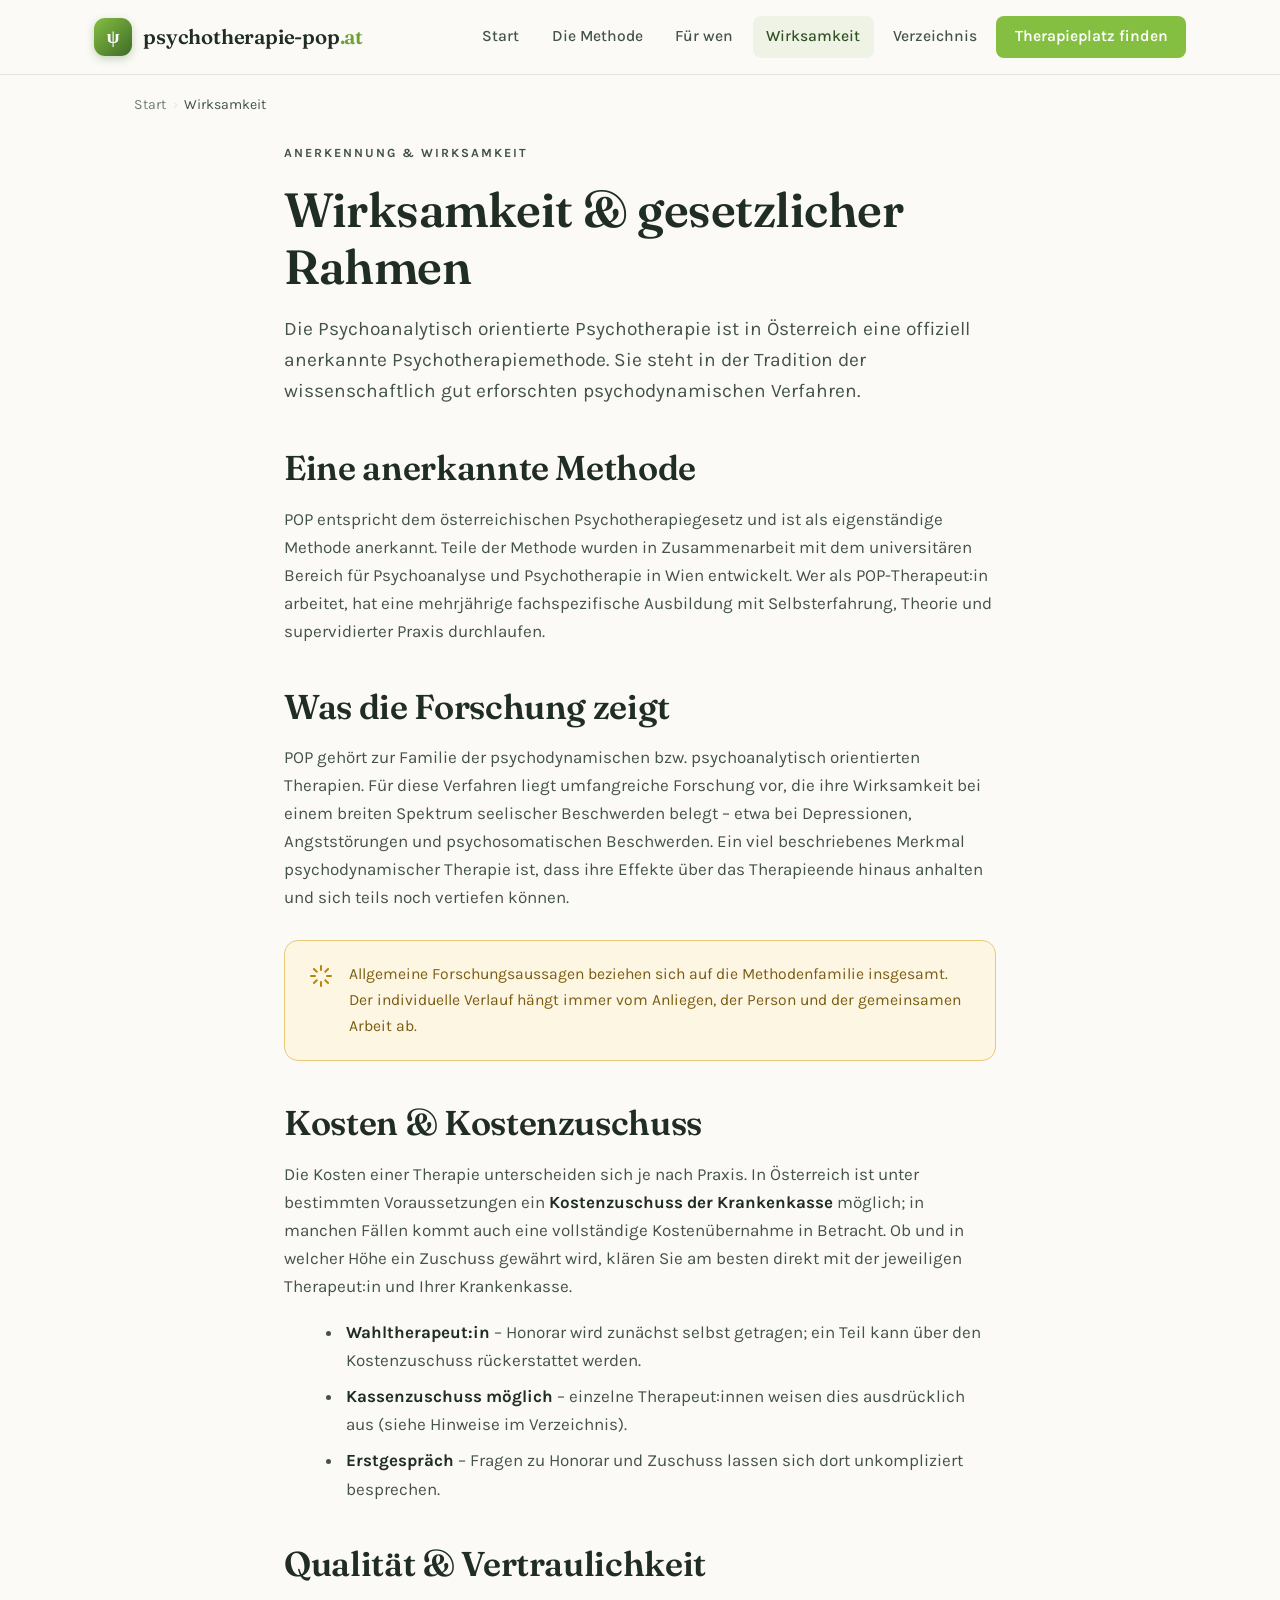
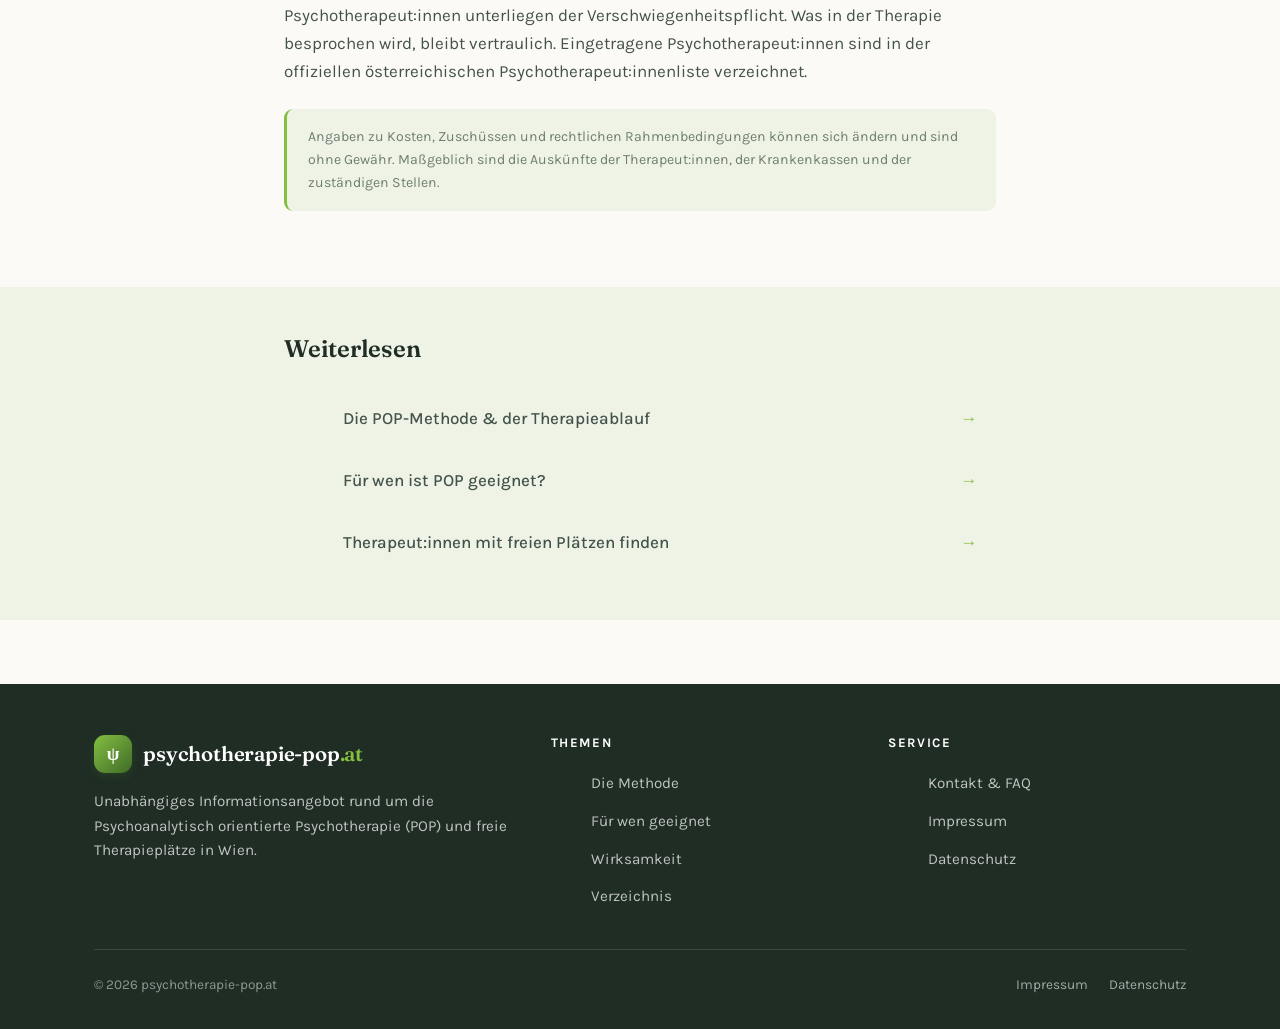
<file: wirksamkeit.html>
<!DOCTYPE html>
<html lang="de">
<head>
  <meta charset="UTF-8">
  <meta name="viewport" content="width=device-width, initial-scale=1.0">
  <title>Wirksamkeit & gesetzlicher Rahmen der POP | psychotherapie-pop.at</title>
  <meta name="description" content="Psychoanalytisch orientierte Psychotherapie (POP) ist eine anerkannte Methode nach dem österreichischen Psychotherapiegesetz. Informationen zu Wirksamkeit, Anerkennung und Kostenfragen.">
  <link rel="canonical" href="https://psychotherapie-pop.at/wirksamkeit.html">
  <meta property="og:type" content="article">
  <meta property="og:title" content="Wirksamkeit & gesetzlicher Rahmen der POP">
  <meta property="og:description" content="Anerkennung, Wirksamkeit und Kostenfragen der Psychoanalytisch orientierten Psychotherapie in Österreich.">
  <meta property="og:url" content="https://psychotherapie-pop.at/wirksamkeit.html">
  <meta property="og:locale" content="de_AT">
  <meta name="theme-color" content="#84bf41">
  <link rel="stylesheet" href="css/styles.css">
  <link rel="icon" href="data:image/svg+xml,<svg xmlns='http://www.w3.org/2000/svg' viewBox='0 0 100 100'><rect width='100' height='100' rx='24' fill='%2384bf41'/><text x='50' y='72' font-size='64' text-anchor='middle' fill='white' font-family='Georgia,serif'>%CF%88</text></svg>">
</head>
<body>
  <a class="skip-link" href="#inhalt">Zum Inhalt springen</a>

  <header class="site-header">
    <nav class="nav wrap" aria-label="Hauptnavigation">
      <a href="index.html" class="brand">
        <span class="mark" aria-hidden="true">ψ</span>
        <span>psychotherapie-pop<span class="tld">.at</span></span>
      </a>
      <button class="nav-toggle" aria-label="Menü öffnen" aria-expanded="false">
        <svg viewBox="0 0 24 24" fill="none" stroke="currentColor" stroke-width="2" stroke-linecap="round"><path d="M4 6h16M4 12h16M4 18h16"/></svg>
      </button>
      <ul class="nav-links">
        <li><a href="index.html">Start</a></li>
        <li><a href="pop-methode.html">Die Methode</a></li>
        <li><a href="fuer-wen.html">Für wen</a></li>
        <li><a href="wirksamkeit.html" class="active">Wirksamkeit</a></li>
        <li><a href="verzeichnis.html">Verzeichnis</a></li>
        <li><a href="verzeichnis.html" class="cta">Therapieplatz finden</a></li>
      </ul>
    </nav>
  </header>

  <main id="inhalt">
    <div class="wrap">
      <nav class="breadcrumb" aria-label="Brotkrümel">
        <ol>
          <li><a href="index.html">Start</a></li>
          <li aria-current="page">Wirksamkeit</li>
        </ol>
      </nav>
    </div>

    <section class="section" style="padding-top:1.5rem">
      <div class="wrap narrow prose">
        <p class="eyebrow">Anerkennung &amp; Wirksamkeit</p>
        <h1 style="font-size:clamp(2rem,4.5vw,3rem);margin-bottom:1.2rem">Wirksamkeit &amp; gesetzlicher Rahmen</h1>
        <p class="lead-text">
          Die Psychoanalytisch orientierte Psychotherapie ist in Österreich eine offiziell
          anerkannte Psychotherapiemethode. Sie steht in der Tradition der wissenschaftlich
          gut erforschten psychodynamischen Verfahren.
        </p>

        <h2>Eine anerkannte Methode</h2>
        <p>
          POP entspricht dem österreichischen Psychotherapiegesetz und ist als
          eigenständige Methode anerkannt. Teile der Methode wurden in Zusammenarbeit mit
          dem universitären Bereich für Psychoanalyse und Psychotherapie in Wien entwickelt.
          Wer als POP-Therapeut:in arbeitet, hat eine mehrjährige fachspezifische Ausbildung
          mit Selbsterfahrung, Theorie und supervidierter Praxis durchlaufen.
        </p>

        <h2>Was die Forschung zeigt</h2>
        <p>
          POP gehört zur Familie der psychodynamischen bzw. psychoanalytisch orientierten
          Therapien. Für diese Verfahren liegt umfangreiche Forschung vor, die ihre
          Wirksamkeit bei einem breiten Spektrum seelischer Beschwerden belegt – etwa bei
          Depressionen, Angststörungen und psychosomatischen Beschwerden. Ein viel
          beschriebenes Merkmal psychodynamischer Therapie ist, dass ihre Effekte über das
          Therapieende hinaus anhalten und sich teils noch vertiefen können.
        </p>

        <div class="callout">
          <span class="ic" aria-hidden="true">
            <svg viewBox="0 0 24 24" fill="none" stroke="currentColor" stroke-width="2" stroke-linecap="round" stroke-linejoin="round"><path d="M12 2v4M12 18v4M4.93 4.93l2.83 2.83M16.24 16.24l2.83 2.83M2 12h4M18 12h4M4.93 19.07l2.83-2.83M16.24 7.76l2.83-2.83"/></svg>
          </span>
          <p>Allgemeine Forschungsaussagen beziehen sich auf die Methodenfamilie insgesamt.
          Der individuelle Verlauf hängt immer vom Anliegen, der Person und der gemeinsamen
          Arbeit ab.</p>
        </div>

        <h2>Kosten &amp; Kostenzuschuss</h2>
        <p>
          Die Kosten einer Therapie unterscheiden sich je nach Praxis. In Österreich ist
          unter bestimmten Voraussetzungen ein <strong>Kostenzuschuss der
          Krankenkasse</strong> möglich; in manchen Fällen kommt auch eine vollständige
          Kostenübernahme in Betracht. Ob und in welcher Höhe ein Zuschuss gewährt wird,
          klären Sie am besten direkt mit der jeweiligen Therapeut:in und Ihrer
          Krankenkasse.
        </p>
        <ul>
          <li><strong>Wahltherapeut:in</strong> – Honorar wird zunächst selbst getragen; ein
          Teil kann über den Kostenzuschuss rückerstattet werden.</li>
          <li><strong>Kassenzuschuss möglich</strong> – einzelne Therapeut:innen weisen dies
          ausdrücklich aus (siehe Hinweise im Verzeichnis).</li>
          <li><strong>Erstgespräch</strong> – Fragen zu Honorar und Zuschuss lassen sich
          dort unkompliziert besprechen.</li>
        </ul>

        <h2>Qualität &amp; Vertraulichkeit</h2>
        <p>
          Psychotherapeut:innen unterliegen der Verschwiegenheitspflicht. Was in der Therapie
          besprochen wird, bleibt vertraulich. Eingetragene Psychotherapeut:innen sind in der
          offiziellen österreichischen Psychotherapeut:innenliste verzeichnet.
        </p>

        <div class="disclaimer">
          Angaben zu Kosten, Zuschüssen und rechtlichen Rahmenbedingungen können sich ändern
          und sind ohne Gewähr. Maßgeblich sind die Auskünfte der Therapeut:innen, der
          Krankenkassen und der zuständigen Stellen.
        </div>
      </div>
    </section>

    <section class="section bg-sage" style="padding-block:3rem">
      <div class="wrap narrow">
        <div class="section-head" style="margin-bottom:1.5rem">
          <h2 style="font-size:1.5rem">Weiterlesen</h2>
        </div>
        <ul class="linklist">
          <li><a href="pop-methode.html">Die POP-Methode &amp; der Therapieablauf</a></li>
          <li><a href="fuer-wen.html">Für wen ist POP geeignet?</a></li>
          <li><a href="verzeichnis.html">Therapeut:innen mit freien Plätzen finden</a></li>
        </ul>
      </div>
    </section>
  </main>

  <footer class="site-footer">
    <div class="wrap">
      <div class="footer-grid">
        <div>
          <div class="brand"><span class="mark" aria-hidden="true">ψ</span>
            <span>psychotherapie-pop<span class="tld">.at</span></span></div>
          <p>Unabhängiges Informationsangebot rund um die Psychoanalytisch orientierte
          Psychotherapie (POP) und freie Therapieplätze in Wien.</p>
        </div>
        <div>
          <h4>Themen</h4>
          <ul>
            <li><a href="pop-methode.html">Die Methode</a></li>
            <li><a href="fuer-wen.html">Für wen geeignet</a></li>
            <li><a href="wirksamkeit.html">Wirksamkeit</a></li>
            <li><a href="verzeichnis.html">Verzeichnis</a></li>
          </ul>
        </div>
        <div>
          <h4>Service</h4>
          <ul>
            <li><a href="kontakt.html">Kontakt &amp; FAQ</a></li>
            <li><a href="impressum.html">Impressum</a></li>
            <li><a href="datenschutz.html">Datenschutz</a></li>
          </ul>
        </div>
      </div>
      <div class="footer-bottom">
        <span>© <span data-year>2026</span> psychotherapie-pop.at</span>
        <span class="links">
          <a href="impressum.html">Impressum</a>
          <a href="datenschutz.html">Datenschutz</a>
        </span>
      </div>
    </div>
  </footer>

  <script src="js/main.js"></script>
</body>
</html>
</file>
<file: css/styles.css>
/* ==========================================================================
   psychotherapie-pop.at — Stylesheet
   Ruhige, vertrauenswürdige Gestaltung im Stil der Wiener Psychoanalytischen
   Akademie (grüne Akzente, seriös, klar).
   ========================================================================== */

/* --- Fonts --- */
@import url('https://fonts.googleapis.com/css2?family=Fraunces:ital,opsz,wght@0,9..144,400..700;1,9..144,400..600&family=Karla:wght@300..700&display=swap');

/* --- Design Tokens --- */
:root {
  /* Farben */
  --green:        #84bf41;   /* psy-akademie Akzentgrün */
  --green-600:    #6ba331;
  --green-deep:   #3f6b28;   /* dunkles Grün für Headings/Links */
  --green-darker: #2f5320;
  --ink:          #1f2d24;   /* Haupttext, fast schwarz mit Grünstich */
  --ink-soft:     #43524a;
  --muted:        #6f7d72;   /* sekundärer Text */
  --line:         #e2e6dd;   /* Trennlinien */
  --paper:        #fbfaf6;   /* warmes Off-White, Body-Hintergrund */
  --paper-2:      #ffffff;   /* Karten */
  --sage:         #eef3e6;   /* helle Sektionsflächen */
  --sage-2:       #e4ecd7;
  --amber-bg:     #fdf6e3;   /* Hinweisboxen */
  --amber-line:   #e8c97a;

  /* Typografie */
  --font-display: 'Fraunces', Georgia, 'Times New Roman', serif;
  --font-body:    'Karla', -apple-system, BlinkMacSystemFont, sans-serif;

  /* Maße */
  --maxw: 1140px;
  --radius: 14px;
  --radius-sm: 9px;
  --shadow-sm: 0 1px 3px rgba(31,45,36,.06), 0 1px 2px rgba(31,45,36,.04);
  --shadow:    0 6px 22px rgba(31,45,36,.08), 0 2px 6px rgba(31,45,36,.05);
  --shadow-lg: 0 18px 48px rgba(31,45,36,.12);
}

/* --- Reset / Base --- */
*, *::before, *::after { box-sizing: border-box; }
* { margin: 0; }
html { scroll-behavior: smooth; -webkit-text-size-adjust: 100%; }

body {
  font-family: var(--font-body);
  background: var(--paper);
  color: var(--ink);
  line-height: 1.65;
  font-size: 1.0625rem;
  font-weight: 400;
  -webkit-font-smoothing: antialiased;
  text-rendering: optimizeLegibility;
}

img { max-width: 100%; display: block; }
a { color: var(--green-deep); text-decoration: none; transition: color .2s ease; }
a:hover { color: var(--green-600); }

h1, h2, h3, h4 {
  font-family: var(--font-display);
  font-weight: 600;
  line-height: 1.18;
  color: var(--ink);
  letter-spacing: -0.01em;
}

::selection { background: var(--green); color: #fff; }

/* --- Layout helpers --- */
.wrap { max-width: var(--maxw); margin-inline: auto; padding-inline: 1.5rem; }
.narrow { max-width: 760px; }
.section { padding-block: clamp(3rem, 6vw, 5.5rem); }

.eyebrow {
  font-family: var(--font-body);
  text-transform: uppercase;
  letter-spacing: .16em;
  font-size: .78rem;
  font-weight: 700;
  color: var(--green-600);
  margin-bottom: .9rem;
}

/* ==========================================================================
   Skip link
   ========================================================================== */
.skip-link {
  position: absolute; left: -999px; top: 0;
  background: var(--green-deep); color:#fff; padding: .6rem 1rem;
  border-radius: 0 0 8px 0; z-index: 1000;
}
.skip-link:focus { left: 0; color:#fff; }

/* ==========================================================================
   Header / Navigation
   ========================================================================== */
.site-header {
  position: sticky; top: 0; z-index: 100;
  background: rgba(251,250,246,.88);
  backdrop-filter: saturate(140%) blur(10px);
  -webkit-backdrop-filter: saturate(140%) blur(10px);
  border-bottom: 1px solid var(--line);
}
.nav {
  display: flex; align-items: center; justify-content: space-between;
  gap: 1rem; min-height: 74px;
}
.brand {
  display: flex; align-items: center; gap: .7rem;
  font-family: var(--font-display);
  font-weight: 600; font-size: 1.28rem; color: var(--ink);
  letter-spacing: -.01em;
}
.brand:hover { color: var(--ink); }
.brand .mark {
  width: 38px; height: 38px; flex: 0 0 38px;
  border-radius: 11px;
  background: linear-gradient(135deg, var(--green) 0%, var(--green-deep) 100%);
  display: grid; place-items: center;
  color: #fff; font-weight: 700; font-size: 1.15rem;
  box-shadow: 0 3px 8px rgba(63,107,40,.28);
}
.brand .mark svg { width: 21px; height: 21px; }
.brand b { font-weight: 600; }
.brand .tld { color: var(--green-600); }

.nav-links {
  display: flex; align-items: center; gap: .35rem;
  list-style: none;
}
.nav-links a {
  display: inline-block;
  padding: .5rem .85rem;
  color: var(--ink-soft);
  font-weight: 500;
  font-size: .98rem;
  border-radius: 8px;
  transition: background .18s ease, color .18s ease;
}
.nav-links a:hover { background: var(--sage); color: var(--green-darker); }
.nav-links a.active { color: var(--green-darker); background: var(--sage); }
.nav-links a.cta {
  background: var(--green); color: #fff; font-weight: 600;
  padding-inline: 1.15rem;
}
.nav-links a.cta:hover { background: var(--green-600); }

.nav-toggle {
  display: none;
  background: none; border: 1px solid var(--line);
  border-radius: 9px; padding: .5rem .6rem; cursor: pointer;
  color: var(--ink);
}
.nav-toggle svg { width: 22px; height: 22px; display:block; }

@media (max-width: 880px) {
  .nav-toggle { display: inline-flex; }
  .nav-links {
    position: absolute; top: 74px; left: 0; right: 0;
    flex-direction: column; align-items: stretch; gap: .2rem;
    background: var(--paper);
    border-bottom: 1px solid var(--line);
    padding: .8rem 1.5rem 1.2rem;
    box-shadow: var(--shadow);
    display: none;
  }
  .nav-links.open { display: flex; }
  .nav-links a { padding: .7rem .8rem; font-size: 1.05rem; }
  .nav-links a.cta { text-align: center; margin-top: .3rem; }
}

/* ==========================================================================
   Breadcrumb
   ========================================================================== */
.breadcrumb {
  font-size: .88rem; color: var(--muted);
  padding-block: 1.1rem .2rem;
}
.breadcrumb ol { list-style: none; display: flex; flex-wrap: wrap; gap: .35rem; }
.breadcrumb li::after { content: "›"; margin-left: .45rem; color: var(--line); }
.breadcrumb li:last-child::after { content: ""; }
.breadcrumb a { color: var(--muted); }
.breadcrumb a:hover { color: var(--green-deep); }
.breadcrumb li[aria-current] { color: var(--ink-soft); }

/* ==========================================================================
   Hero
   ========================================================================== */
.hero {
  position: relative;
  background:
    radial-gradient(1200px 500px at 85% -10%, var(--sage-2) 0%, transparent 60%),
    radial-gradient(900px 400px at 0% 110%, var(--sage) 0%, transparent 55%),
    var(--paper);
  overflow: hidden;
  border-bottom: 1px solid var(--line);
}
.hero::before {
  /* feine Linientextur */
  content: "";
  position: absolute; inset: 0;
  background-image: radial-gradient(var(--line) 1px, transparent 1px);
  background-size: 28px 28px;
  opacity: .4;
  mask-image: linear-gradient(to bottom, #000, transparent 80%);
  -webkit-mask-image: linear-gradient(to bottom, #000, transparent 80%);
  pointer-events: none;
}
.hero-inner {
  position: relative;
  padding-block: clamp(3.5rem, 8vw, 7rem);
  max-width: 800px;
}
.hero h1 {
  font-size: clamp(2.3rem, 5.5vw, 4rem);
  line-height: 1.08;
  margin-bottom: 1.3rem;
  letter-spacing: -.02em;
}
.hero h1 .accent { color: var(--green-deep); font-style: italic; }
.hero p.lead {
  font-size: clamp(1.1rem, 2vw, 1.32rem);
  color: var(--ink-soft);
  max-width: 620px;
  margin-bottom: 2rem;
}
.hero-actions { display: flex; flex-wrap: wrap; gap: .85rem; }

/* ==========================================================================
   Buttons
   ========================================================================== */
.btn {
  display: inline-flex; align-items: center; gap: .5rem;
  font-family: var(--font-body);
  font-weight: 600; font-size: 1rem;
  padding: .85rem 1.5rem;
  border-radius: 10px;
  border: 1px solid transparent;
  cursor: pointer;
  transition: transform .15s ease, box-shadow .2s ease, background .2s ease, color .2s ease;
  text-align: center;
}
.btn svg { width: 18px; height: 18px; }
.btn-primary {
  background: var(--green); color: #fff;
  box-shadow: 0 4px 14px rgba(63,107,40,.22);
}
.btn-primary:hover { background: var(--green-600); color:#fff; transform: translateY(-2px); box-shadow: 0 8px 22px rgba(63,107,40,.3); }
.btn-ghost {
  background: var(--paper-2); color: var(--green-darker);
  border-color: var(--line);
}
.btn-ghost:hover { border-color: var(--green); color: var(--green-darker); transform: translateY(-2px); }

/* ==========================================================================
   Prose / Content sections
   ========================================================================== */
.prose h2 {
  font-size: clamp(1.6rem, 3vw, 2.15rem);
  margin-top: 2.6rem; margin-bottom: 1rem;
}
.prose h2:first-child { margin-top: 0; }
.prose h3 {
  font-size: 1.3rem; margin-top: 2rem; margin-bottom: .7rem;
  color: var(--green-darker);
}
.prose p { margin-bottom: 1.15rem; color: var(--ink-soft); }
.prose ul, .prose ol { margin: 0 0 1.3rem 1.2rem; color: var(--ink-soft); }
.prose li { margin-bottom: .5rem; padding-left: .2rem; }
.prose strong { color: var(--ink); font-weight: 700; }
.prose a { text-decoration: underline; text-underline-offset: 3px; text-decoration-color: var(--green); }
.lead-text { font-size: 1.2rem; color: var(--ink); line-height: 1.6; }

/* Section heading block */
.section-head { max-width: 680px; margin-bottom: 2.5rem; }
.section-head h2 { font-size: clamp(1.7rem, 3.4vw, 2.4rem); margin-bottom: .8rem; }
.section-head p { color: var(--muted); font-size: 1.1rem; }
.section-head.center { margin-inline: auto; text-align: center; }

/* Alternating backgrounds */
.bg-sage { background: var(--sage); }
.bg-paper2 { background: var(--paper-2); }

/* ==========================================================================
   Feature / Info cards
   ========================================================================== */
.grid { display: grid; gap: 1.4rem; }
.grid-2 { grid-template-columns: repeat(2, 1fr); }
.grid-3 { grid-template-columns: repeat(3, 1fr); }
@media (max-width: 860px){ .grid-3 { grid-template-columns: 1fr; } .grid-2 { grid-template-columns: 1fr; } }

.card {
  background: var(--paper-2);
  border: 1px solid var(--line);
  border-radius: var(--radius);
  padding: 1.8rem;
  box-shadow: var(--shadow-sm);
  transition: transform .2s ease, box-shadow .2s ease, border-color .2s ease;
}
.card:hover { transform: translateY(-3px); box-shadow: var(--shadow); border-color: var(--sage-2); }
.card .ic {
  width: 48px; height: 48px; border-radius: 12px;
  background: var(--sage); color: var(--green-deep);
  display: grid; place-items: center; margin-bottom: 1.1rem;
}
.card .ic svg { width: 24px; height: 24px; }
.card h3 { font-size: 1.22rem; margin-bottom: .55rem; }
.card p { color: var(--muted); font-size: .98rem; margin: 0; }

/* Linkliste (wie psy-akademie Unterthemen) */
.linklist { list-style: none; display: grid; gap: .1rem; }
.linklist li a {
  display: flex; align-items: center; justify-content: space-between;
  padding: .95rem 1.1rem;
  border-radius: 10px;
  color: var(--ink-soft);
  font-weight: 500;
  border: 1px solid transparent;
  transition: all .18s ease;
}
.linklist li a:hover {
  background: var(--paper-2); border-color: var(--line);
  color: var(--green-darker); box-shadow: var(--shadow-sm);
}
.linklist li a::after { content: "→"; color: var(--green); transition: transform .18s ease; }
.linklist li a:hover::after { transform: translateX(4px); }

/* ==========================================================================
   Hinweisbox (Callout)
   ========================================================================== */
.callout {
  display: flex; gap: 1rem;
  background: var(--amber-bg);
  border: 1px solid var(--amber-line);
  border-radius: var(--radius);
  padding: 1.3rem 1.5rem;
  margin-block: 1.8rem;
}
.callout .ic { flex: 0 0 24px; color: #b8860b; margin-top: .15rem; }
.callout p { margin: 0; color: #7a5c10; font-size: .98rem; }
.callout strong { color: #5e4708; }

.callout-green {
  background: var(--sage); border-color: var(--sage-2);
}
.callout-green .ic { color: var(--green-deep); }
.callout-green p { color: var(--green-darker); }

/* ==========================================================================
   Stat row
   ========================================================================== */
.stats { display: grid; grid-template-columns: repeat(3,1fr); gap: 1.4rem; }
@media (max-width: 700px){ .stats { grid-template-columns: 1fr; } }
.stat {
  text-align: center; padding: 1.6rem 1rem;
  background: var(--paper-2); border: 1px solid var(--line);
  border-radius: var(--radius);
}
.stat .num {
  font-family: var(--font-display); font-weight: 600;
  font-size: 2.6rem; color: var(--green-deep); line-height: 1;
}
.stat .lbl { color: var(--muted); font-size: .95rem; margin-top: .5rem; }

/* ==========================================================================
   Directory (Verzeichnis)
   ========================================================================== */
.dir-toolbar {
  display: flex; flex-wrap: wrap; gap: .9rem; align-items: center;
  justify-content: space-between;
  margin-bottom: 1.8rem;
}
.dir-search {
  position: relative; flex: 1 1 320px; max-width: 460px;
}
.dir-search input {
  width: 100%;
  font-family: var(--font-body); font-size: 1rem;
  padding: .8rem 1rem .8rem 2.7rem;
  border: 1px solid var(--line); border-radius: 11px;
  background: var(--paper-2); color: var(--ink);
  transition: border-color .18s ease, box-shadow .18s ease;
}
.dir-search input:focus {
  outline: none; border-color: var(--green);
  box-shadow: 0 0 0 3px rgba(132,191,65,.18);
}
.dir-search svg {
  position: absolute; left: .9rem; top: 50%; transform: translateY(-50%);
  width: 20px; height: 20px; color: var(--muted);
}
.dir-count { color: var(--muted); font-size: .95rem; white-space: nowrap; }

/* District filter chips */
.chips { display: flex; flex-wrap: wrap; gap: .5rem; margin-bottom: 2.2rem; }
.chip {
  font-family: var(--font-body);
  font-size: .92rem; font-weight: 600;
  padding: .45rem .95rem;
  border-radius: 999px;
  border: 1px solid var(--line);
  background: var(--paper-2); color: var(--ink-soft);
  cursor: pointer; transition: all .16s ease;
}
.chip:hover { border-color: var(--green); color: var(--green-darker); }
.chip.active { background: var(--green); border-color: var(--green); color: #fff; }

/* District group */
.district { margin-bottom: 3rem; scroll-margin-top: 100px; }
.district-head {
  display: flex; align-items: baseline; gap: .8rem;
  padding-bottom: .8rem; margin-bottom: 1.6rem;
  border-bottom: 2px solid var(--sage-2);
}
.district-head h2 {
  font-size: 1.5rem; color: var(--green-darker);
  display: flex; align-items: baseline; gap: .6rem;
}
.district-head .plz {
  font-family: var(--font-body); font-weight: 700;
  color: var(--green); font-size: 1.1rem;
}
.district-head .cnt {
  margin-left: auto; font-size: .9rem; color: var(--muted);
  font-weight: 500;
}

/* Therapist cards grid */
.therapist-grid { display: grid; grid-template-columns: repeat(2, 1fr); gap: 1.3rem; }
@media (max-width: 820px){ .therapist-grid { grid-template-columns: 1fr; } }

.t-card {
  background: var(--paper-2);
  border: 1px solid var(--line);
  border-radius: var(--radius);
  padding: 1.5rem 1.6rem;
  box-shadow: var(--shadow-sm);
  transition: transform .2s ease, box-shadow .2s ease, border-color .2s ease;
  display: flex; flex-direction: column;
}
.t-card:hover { transform: translateY(-3px); box-shadow: var(--shadow); border-color: var(--sage-2); }
.t-card-top { display: flex; gap: 1rem; align-items: flex-start; margin-bottom: 1rem; }
.t-avatar {
  flex: 0 0 52px; width: 52px; height: 52px; border-radius: 50%;
  background: linear-gradient(135deg, var(--sage-2), var(--green));
  color: #fff; display: grid; place-items: center;
  font-family: var(--font-display); font-weight: 600; font-size: 1.25rem;
  box-shadow: inset 0 0 0 1px rgba(255,255,255,.25);
}
.t-name { font-family: var(--font-display); font-weight: 600; font-size: 1.2rem; color: var(--ink); line-height: 1.25; }
.t-address { font-size: .92rem; color: var(--muted); margin-top: .2rem; }
.t-status {
  display: inline-block;
  margin-top: .45rem;
  font-size: .8rem; font-weight: 600;
  color: var(--green-darker);
  background: var(--sage);
  border: 1px solid var(--sage-2);
  border-radius: 6px;
  padding: .22rem .55rem;
  line-height: 1.3;
}

.t-meta { display: flex; flex-direction: column; gap: .55rem; margin-bottom: 1rem; }
.t-row { display: flex; align-items: flex-start; gap: .6rem; font-size: .94rem; color: var(--ink-soft); }
.t-row svg { flex: 0 0 17px; width: 17px; height: 17px; color: var(--green-600); margin-top: .18rem; }
.t-row a { word-break: break-word; }

.t-tags { display: flex; flex-wrap: wrap; gap: .4rem; margin-top: auto; padding-top: .9rem; border-top: 1px solid var(--line); }
.tag {
  font-size: .78rem; font-weight: 600;
  padding: .25rem .6rem; border-radius: 6px;
  background: var(--sage); color: var(--green-darker);
}
.tag.lang { background: #eaf0fb; color: #34548a; }
.tag.note { background: var(--amber-bg); color: #8a6510; }

.t-empty {
  display: none;
  text-align: center; padding: 3rem 1rem; color: var(--muted);
}

/* ==========================================================================
   CTA band
   ========================================================================== */
.cta-band {
  background: linear-gradient(135deg, var(--green-deep) 0%, var(--green-darker) 100%);
  color: #fff; border-radius: 20px;
  padding: clamp(2.2rem, 5vw, 3.5rem);
  position: relative; overflow: hidden;
}
.cta-band::before {
  content:""; position:absolute; inset:0;
  background: radial-gradient(600px 300px at 90% 10%, rgba(132,191,65,.35), transparent 60%);
  pointer-events:none;
}
.cta-band h2 { color: #fff; font-size: clamp(1.6rem, 3.5vw, 2.3rem); margin-bottom: .8rem; position:relative; }
.cta-band p { color: rgba(255,255,255,.85); font-size: 1.1rem; max-width: 560px; margin-bottom: 1.8rem; position:relative; }
.cta-band .btn-primary { background:#fff; color: var(--green-darker); position:relative; }
.cta-band .btn-primary:hover { background: var(--sage); color: var(--green-darker); }

/* ==========================================================================
   Footer
   ========================================================================== */
.site-footer {
  background: var(--ink);
  color: rgba(255,255,255,.72);
  margin-top: 4rem;
  padding-block: 3.2rem 2rem;
}
.footer-grid {
  display: grid; grid-template-columns: 1.4fr 1fr 1fr; gap: 2.5rem;
  margin-bottom: 2.5rem;
}
@media (max-width: 760px){ .footer-grid { grid-template-columns: 1fr; gap: 2rem; } }
.site-footer h4 {
  color: #fff; font-family: var(--font-body); font-weight: 700;
  font-size: .82rem; letter-spacing: .12em; text-transform: uppercase;
  margin-bottom: 1.1rem;
}
.site-footer .brand { color: #fff; margin-bottom: 1rem; }
.site-footer .brand .tld { color: var(--green); }
.site-footer p { font-size: .95rem; line-height: 1.6; }
.site-footer ul { list-style: none; display: grid; gap: .6rem; }
.site-footer ul a { color: rgba(255,255,255,.72); font-size: .95rem; }
.site-footer ul a:hover { color: var(--green); }
.footer-bottom {
  border-top: 1px solid rgba(255,255,255,.12);
  padding-top: 1.5rem;
  display: flex; flex-wrap: wrap; gap: .8rem; justify-content: space-between;
  font-size: .85rem; color: rgba(255,255,255,.5);
}
.footer-bottom a { color: rgba(255,255,255,.6); }
.footer-bottom a:hover { color: var(--green); }
.footer-bottom .links { display: flex; gap: 1.3rem; flex-wrap: wrap; }

/* ==========================================================================
   Disclaimer note
   ========================================================================== */
.disclaimer {
  font-size: .88rem; color: var(--muted);
  background: var(--sage); border-radius: var(--radius-sm);
  padding: 1rem 1.3rem; margin-top: 1.5rem;
  border-left: 3px solid var(--green);
}

/* ==========================================================================
   Animations
   ========================================================================== */
@keyframes fadeUp {
  from { opacity: 0; transform: translateY(16px); }
  to   { opacity: 1; transform: translateY(0); }
}
.reveal { animation: fadeUp .7s cubic-bezier(.2,.7,.2,1) both; }
.reveal-1 { animation-delay: .05s; }
.reveal-2 { animation-delay: .15s; }
.reveal-3 { animation-delay: .25s; }
.reveal-4 { animation-delay: .35s; }

@media (prefers-reduced-motion: reduce) {
  * { animation: none !important; transition: none !important; scroll-behavior: auto !important; }
}

/* ==========================================================================
   Utilities
   ========================================================================== */
.text-center { text-align: center; }
.mt-1 { margin-top: .5rem; } .mt-2 { margin-top: 1rem; } .mt-3 { margin-top: 1.5rem; }
.mb-0 { margin-bottom: 0; }
.divider { height:1px; background: var(--line); border:0; margin-block: 2.5rem; }
</file>
